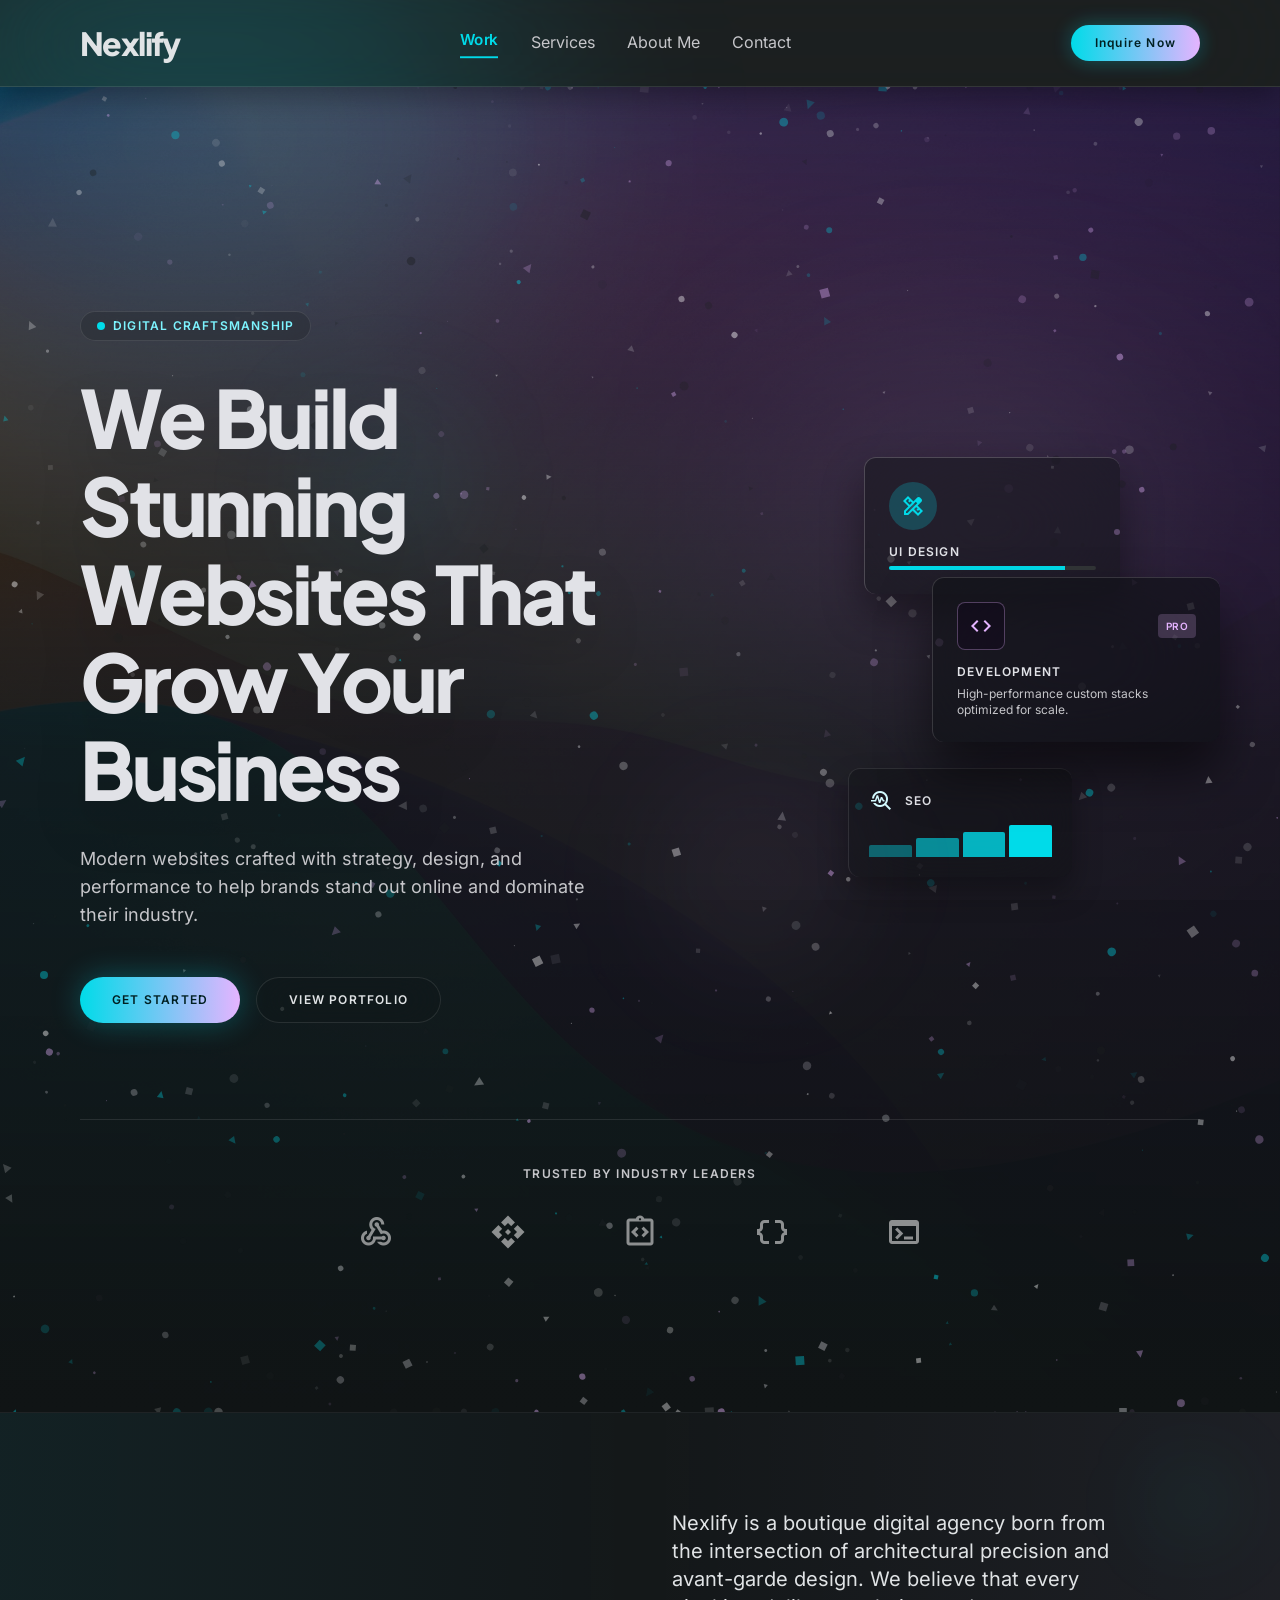
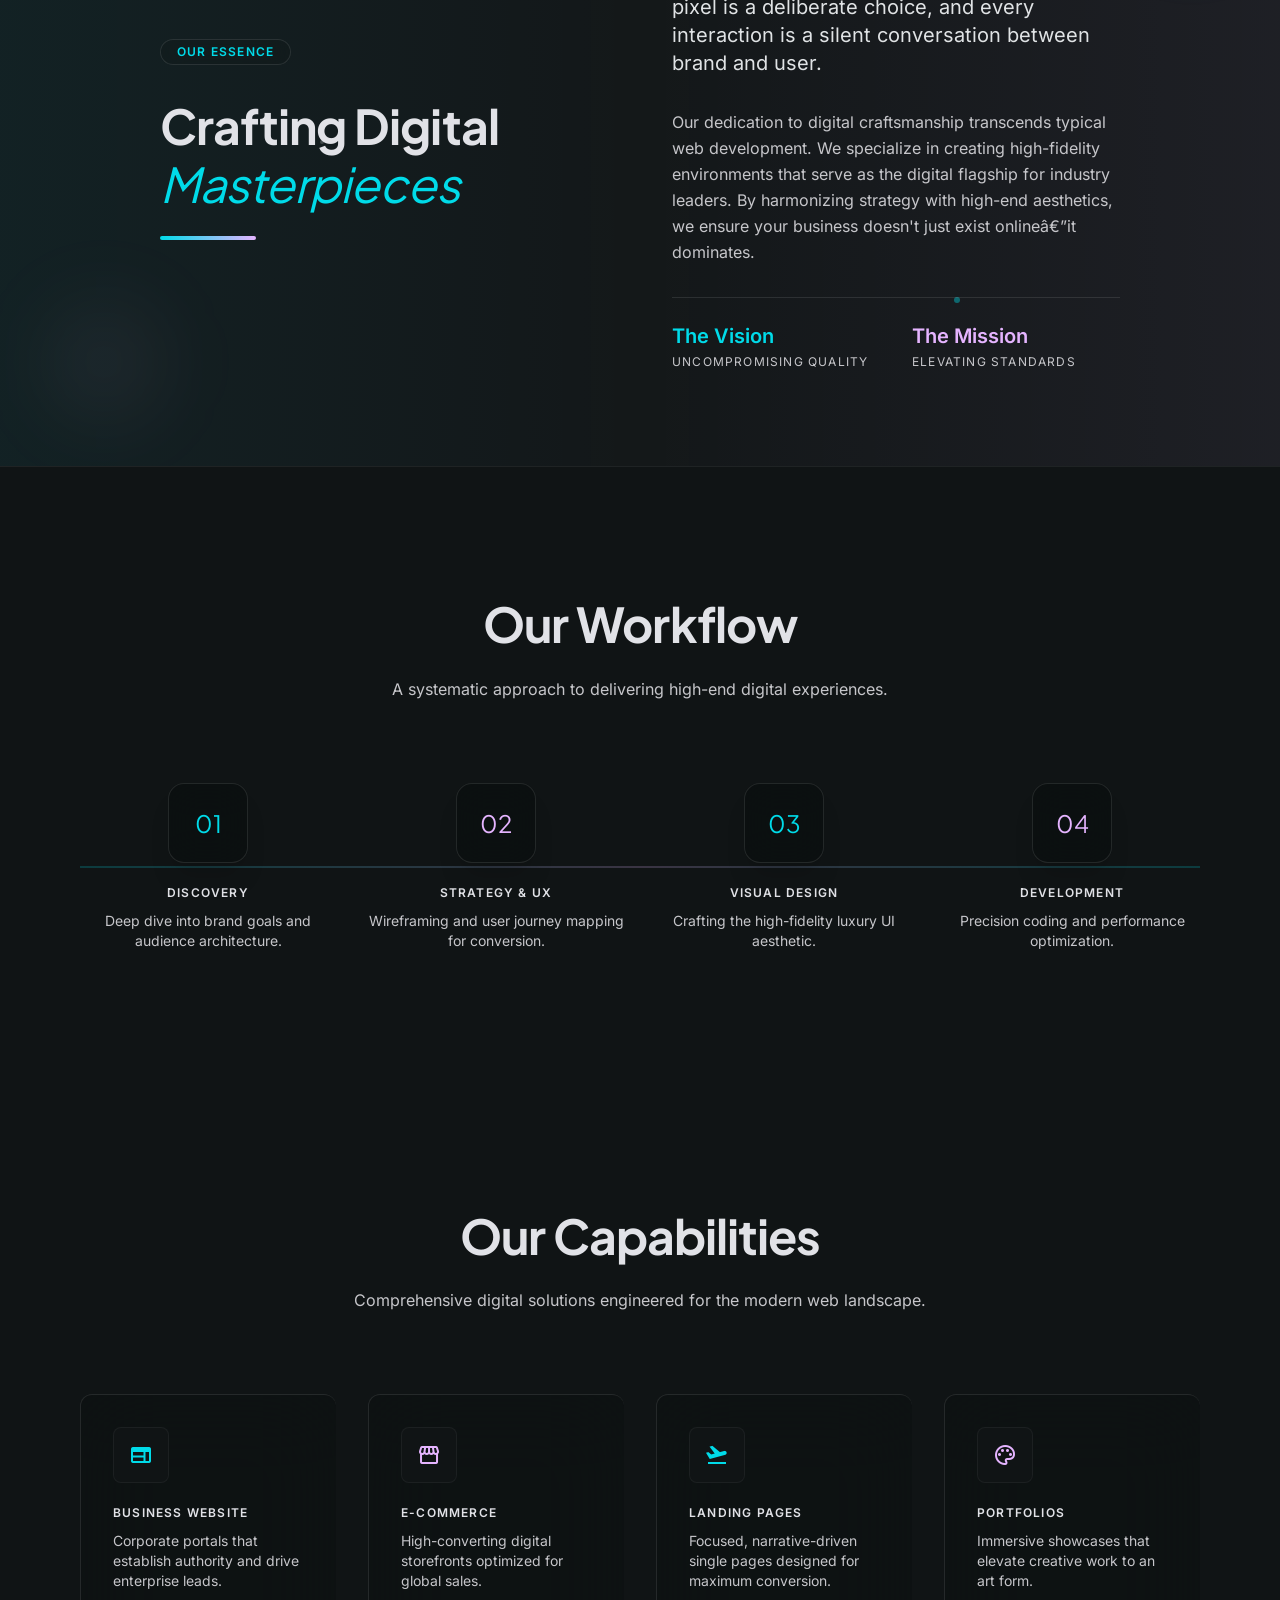
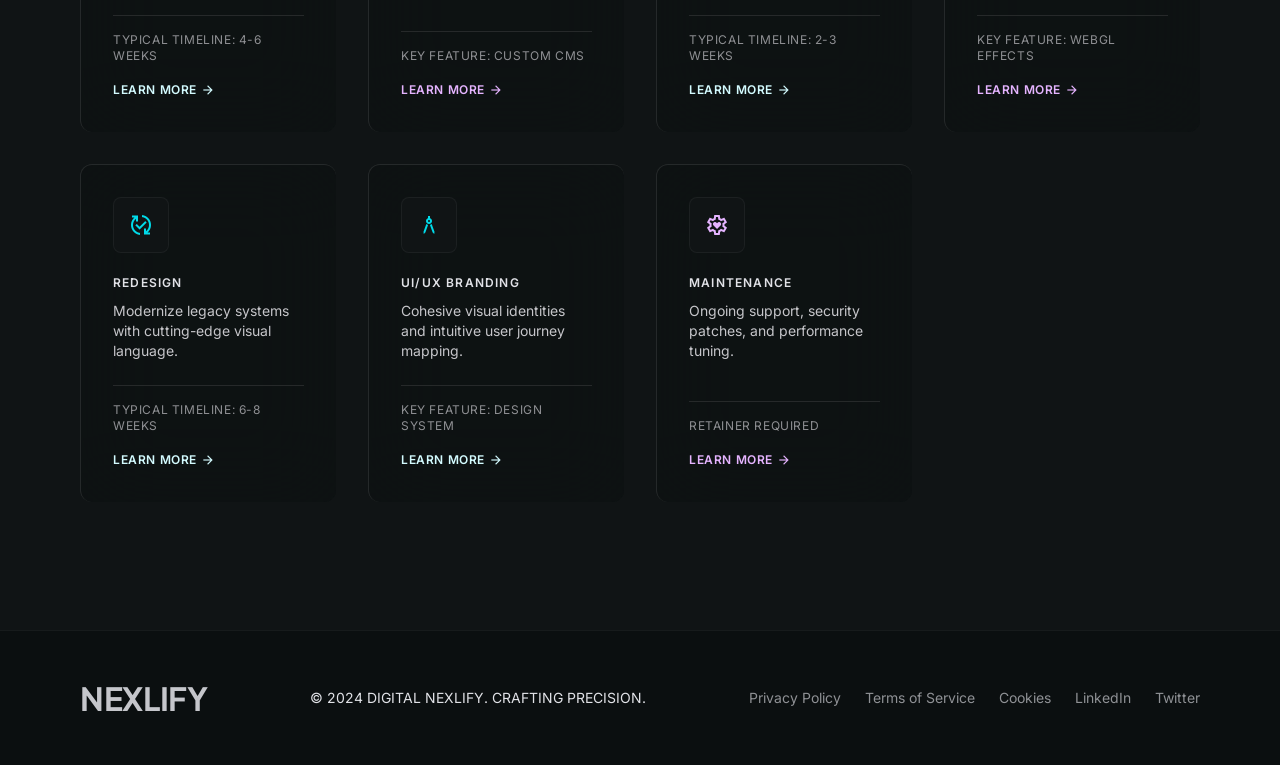
<file: index.html>
<!DOCTYPE html>

<html class="dark" lang="en">

<head>
    <meta charset="utf-8" />
    <meta content="width=device-width, initial-scale=1.0" name="viewport" />
    <title>NEXLIFY - Premium Web Design Agency</title>
    <script src="assets/css/tailwind.min.js"></script>
    <link href="assets/css/icons.css" rel="stylesheet" />
    <link href="assets/css/fonts.css" rel="stylesheet" />
    <link href="assets/css/icons.css" rel="stylesheet" />
    <script id="tailwind-config">
        tailwind.config = {
            darkMode: "class",
            theme: {
                extend: {
                    "colors": {
                        "on-secondary": "#00363a",
                        "error-container": "#93000a",
                        "inverse-surface": "#e0e3e5",
                        "on-error-container": "#ffdad6",
                        "primary-fixed-dim": "#c5c6cb",
                        "on-secondary-fixed": "#002022",
                        "on-primary-fixed": "#191c1f",
                        "on-primary-container": "#76787d",
                        "on-surface-variant": "#c6c6ca",
                        "on-tertiary-fixed-variant": "#7000a7",
                        "on-primary-fixed-variant": "#44474b",
                        "error": "#ffb4ab",
                        "surface-container-low": "#191c1e",
                        "on-secondary-container": "#00686f",
                        "tertiary-fixed-dim": "#e5b4ff",
                        "inverse-on-surface": "#2d3133",
                        "tertiary-fixed": "#f5d9ff",
                        "on-background": "#e0e3e5",
                        "secondary-container": "#00eefc",
                        "on-secondary-fixed-variant": "#004f54",
                        "on-surface": "#e0e3e5",
                        "background": "#101415",
                        "primary": "#c5c6cb",
                        "surface-container-high": "#272a2c",
                        "secondary": "#d3fbff",
                        "surface-container": "#1d2022",
                        "on-error": "#690005",
                        "on-tertiary": "#4f0077",
                        "secondary-fixed": "#7df4ff",
                        "primary-container": "#05070a",
                        "outline-variant": "#45474a",
                        "outline": "#8f9195",
                        "secondary-fixed-dim": "#00dbe9",
                        "surface-variant": "#323537",
                        "on-tertiary-container": "#b32eff",
                        "on-primary": "#2e3134",
                        "surface": "#101415",
                        "tertiary-container": "#10001d",
                        "primary-fixed": "#e1e2e7",
                        "inverse-primary": "#5c5e63",
                        "surface-container-highest": "#323537",
                        "surface-container-lowest": "#0b0f10",
                        "surface-bright": "#363a3b",
                        "surface-dim": "#101415",
                        "tertiary": "#e5b4ff",
                        "surface-tint": "#c5c6cb",
                        "on-tertiary-fixed": "#30004b"
                    },
                    "borderRadius": {
                        "DEFAULT": "0.25rem",
                        "lg": "0.5rem",
                        "xl": "0.75rem",
                        "full": "9999px"
                    },
                    "spacing": {
                        "margin-mobile": "24px",
                        "unit": "8px",
                        "margin-desktop": "80px",
                        "container-max": "1440px",
                        "gutter": "32px"
                    },
                    "fontFamily": {
                        "display-xl-mobile": [
                            "Plus Jakarta Sans"
                        ],
                        "label-sm": [
                            "Inter"
                        ],
                        "body-md": [
                            "Inter"
                        ],
                        "headline-lg": [
                            "Plus Jakarta Sans"
                        ],
                        "display-xl": [
                            "Plus Jakarta Sans"
                        ],
                        "headline-lg-mobile": [
                            "Plus Jakarta Sans"
                        ]
                    },
                    "fontSize": {
                        "display-xl-mobile": [
                            "48px",
                            {
                                "lineHeight": "1.1",
                                "letterSpacing": "-0.02em",
                                "fontWeight": "800"
                            }
                        ],
                        "label-sm": [
                            "12px",
                            {
                                "lineHeight": "1",
                                "letterSpacing": "0.1em",
                                "fontWeight": "600"
                            }
                        ],
                        "body-md": [
                            "16px",
                            {
                                "lineHeight": "1.6",
                                "letterSpacing": "0em",
                                "fontWeight": "400"
                            }
                        ],
                        "headline-lg": [
                            "48px",
                            {
                                "lineHeight": "1.2",
                                "letterSpacing": "-0.02em",
                                "fontWeight": "700"
                            }
                        ],
                        "display-xl": [
                            "80px",
                            {
                                "lineHeight": "1.1",
                                "letterSpacing": "-0.04em",
                                "fontWeight": "800"
                            }
                        ],
                        "headline-lg-mobile": [
                            "32px",
                            {
                                "lineHeight": "1.2",
                                "letterSpacing": "-0.01em",
                                "fontWeight": "700"
                            }
                        ]
                    }
                },
            },
        }
    </script>
    <style>
        *,
        ::before,
        ::after {
            --tw-border-spacing-x: 0;
            --tw-border-spacing-y: 0;
            --tw-translate-x: 0;
            --tw-translate-y: 0;
            --tw-rotate: 0;
            --tw-skew-x: 0;
            --tw-skew-y: 0;
            --tw-scale-x: 1;
            --tw-scale-y: 1;
            --tw-scroll-snap-strictness: proximity;
            --tw-ring-offset-width: 0;
            --tw-ring-offset-color: #fff
        }

        ::backdrop {
            --tw-border-spacing-x: 0;
            --tw-border-spacing-y: 0;
            --tw-translate-x: 0;
            --tw-translate-y: 0;
            --tw-rotate: 0;
            --tw-skew-x: 0;
            --tw-skew-y: 0;
            --tw-scale-x: 1;
            --tw-scale-y: 1;
            --tw-scroll-snap-strictness: proximity;
            --tw-ring-offset-width: 0;
            --tw-ring-offset-color: #fff
        }

        /* ! tailwindcss v3.4.17 | MIT License | https://tailwindcss.com */
        *,
        ::after,
        ::before {
            box-sizing: border-box;
            border-width: 0;
            border-style: solid;
            border-color: #e5e7eb
        }

        ::after,
        ::before {
            --tw-content: ""
        }

        :host,
        html {
            line-height: 1.5;
            -webkit-text-size-adjust: 100%;
            -moz-tab-size: 4;
            tab-size: 4;
            font-family: ui-sans-serif, system-ui, sans-serif, "Apple Color Emoji", "Segoe UI Emoji", "Segoe UI Symbol", "Noto Color Emoji";
            font-feature-settings: normal;
            font-variation-settings: normal;
            -webkit-tap-highlight-color: transparent
        }

        body {
            margin: 0;
            line-height: inherit
        }

        hr {
            height: 0;
            color: inherit;
            border-top-width: 1px
        }

        h1,
        h2,
        h3,
        h4,
        h5,
        h6 {
            font-size: inherit;
            font-weight: inherit
        }

        a {
            color: inherit;
            text-decoration: inherit
        }

        b,
        strong {
            font-weight: bolder
        }

        code,
        kbd,
        pre,
        samp {
            font-family: ui-monospace, SFMono-Regular, Menlo, Monaco, Consolas, "Liberation Mono", "Courier New", monospace;
            font-feature-settings: normal;
            font-variation-settings: normal;
            font-size: 1em
        }

        small {
            font-size: 80%
        }

        sub,
        sup {
            font-size: 75%;
            line-height: 0;
            position: relative;
            vertical-align: baseline
        }

        sub {
            bottom: -0.25em
        }

        sup {
            top: -0.5em
        }

        table {
            text-indent: 0;
            border-color: inherit;
            border-collapse: collapse
        }

        button,
        input,
        optgroup,
        select,
        textarea {
            font-family: inherit;
            font-feature-settings: inherit;
            font-variation-settings: inherit;
            font-size: 100%;
            font-weight: inherit;
            line-height: inherit;
            letter-spacing: inherit;
            color: inherit;
            margin: 0;
            padding: 0
        }

        button,
        select {
            text-transform: none
        }

        :-moz-focusring {
            outline: auto
        }

        :-moz-ui-invalid {
            box-shadow: none
        }

        progress {
            vertical-align: baseline
        }

        ::-webkit-inner-spin-button,
        ::-webkit-outer-spin-button {
            height: auto
        }

        [type=search] {
            -webkit-appearance: textfield;
            outline-offset: -2px
        }

        ::-webkit-search-decoration {
            -webkit-appearance: none
        }

        ::-webkit-file-upload-button {
            -webkit-appearance: button;
            font: inherit
        }

        summary {
            display: list-item
        }

        blockquote,
        dd,
        dl,
        figure,
        h1,
        h2,
        h3,
        h4,
        h5,
        h6,
        hr,
        p,
        pre {
            margin: 0
        }

        fieldset {
            margin: 0;
            padding: 0
        }

        legend {
            padding: 0
        }

        menu,
        ol,
        ul {
            list-style: none;
            margin: 0;
            padding: 0
        }

        dialog {
            padding: 0
        }

        textarea {
            resize: vertical
        }

        input::placeholder,
        textarea::placeholder {
            opacity: 1;
            color: #9ca3af
        }

        [role=button],
        button {
            cursor: pointer
        }

        :disabled {
            cursor: default
        }

        audio,
        canvas,
        embed,
        iframe,
        img,
        object,
        svg,
        video {
            display: block;
            vertical-align: middle
        }

        img,
        video {
            max-width: 100%;
            height: auto
        }

        input::placeholder,
        textarea::placeholder {
            color: #6b7280;
            opacity: 1
        }

        ::-webkit-datetime-edit-fields-wrapper {
            padding: 0
        }

        ::-webkit-date-and-time-value {
            min-height: 1.5em;
            text-align: inherit
        }

        ::-webkit-datetime-edit {
            display: inline-flex
        }

        ::-webkit-datetime-edit,
        ::-webkit-datetime-edit-year-field,
        ::-webkit-datetime-edit-month-field,
        ::-webkit-datetime-edit-day-field,
        ::-webkit-datetime-edit-hour-field,
        ::-webkit-datetime-edit-minute-field,
        ::-webkit-datetime-edit-second-field,
        ::-webkit-datetime-edit-millisecond-field,
        ::-webkit-datetime-edit-meridiem-field {
            padding-top: 0;
            padding-bottom: 0
        }

        select {
            background-image: url("data:image/svg+xml,%3csvg xmlns='http://www.w3.org/2000/svg' fill='none' viewBox='0 0 20 20'%3e%3cpath stroke='%236b7280' stroke-linecap='round' stroke-linejoin='round' stroke-width='1.5' d='M6 8l4 4 4-4'/%3e%3c/svg%3e");
            background-position: right 0.5rem center;
            background-repeat: no-repeat;
            background-size: 1.5em 1.5em;
            padding-right: 2.5rem;
            print-color-adjust: exact
        }

        [type="checkbox"],
        [type="radio"] {
            -webkit-appearance: none;
            appearance: none;
            padding: 0;
            print-color-adjust: exact;
            display: inline-block;
            vertical-align: middle;
            background-origin: border-box;
            -webkit-user-select: none;
            user-select: none;
            flex-shrink: 0;
            height: 1rem;
            width: 1rem;
            color: #2563eb;
            background-color: #fff;
            border-color: #6b7280;
            border-width: 1px
        }

        [type="checkbox"] {
            border-radius: 0
        }

        [type="radio"] {
            border-radius: 100%
        }

        [type="checkbox"]:focus,
        [type="radio"]:focus {
            outline: 2px solid transparent;
            outline-offset: 2px;
            --tw-ring-offset-width: 2px;
            --tw-ring-offset-color: #fff;
            --tw-ring-color: #2563eb;
            --tw-ring-offset-shadow: var(--tw-ring-inset) 0 0 0 var(--tw-ring-offset-width) var(--tw-ring-offset-color);
            --tw-ring-shadow: var(--tw-ring-inset) 0 0 0 calc(2px + var(--tw-ring-offset-width)) var(--tw-ring-color);
            box-shadow: var(--tw-ring-offset-shadow), var(--tw-ring-shadow), var(--tw-shadow)
        }

        [type="checkbox"]:checked,
        [type="radio"]:checked {
            border-color: transparent;
            background-color: currentColor;
            background-size: 100% 100%;
            background-position: center;
            background-repeat: no-repeat
        }

        [type="checkbox"]:checked {
            background-image: url("data:image/svg+xml,%3csvg viewBox='0 0 16 16' fill='white' xmlns='http://www.w3.org/2000/svg'%3e%3cpath d='M12.207 4.793a1 1 0 010 1.414l-5 5a1 1 0 01-1.414 0l-2-2a1 1 0 011.414-1.414L6.5 9.086l4.293-4.293a1 1 0 011.414 0z'/%3e%3c/svg%3e")
        }

        @media (forced-colors: active) {
            [type="checkbox"]:checked {
                -webkit-appearance: auto;
                appearance: auto
            }
        }

        [type="radio"]:checked {
            background-image: url("data:image/svg+xml,%3csvg viewBox='0 0 16 16' fill='white' xmlns='http://www.w3.org/2000/svg'%3e%3ccircle cx='8' cy='8' r='3'/%3e%3c/svg%3e")
        }

        @media (forced-colors: active) {
            [type="radio"]:checked {
                -webkit-appearance: auto;
                appearance: auto
            }
        }

        [type="checkbox"]:checked:hover,
        [type="checkbox"]:checked:focus,
        [type="radio"]:checked:hover,
        [type="radio"]:checked:focus {
            border-color: transparent;
            background-color: currentColor
        }

        [type="checkbox"]:indeterminate {
            background-image: url("data:image/svg+xml,%3csvg xmlns='http://www.w3.org/2000/svg' fill='none' viewBox='0 0 16 16'%3e%3cpath stroke='white' stroke-linecap='round' stroke-linejoin='round' stroke-width='2' d='M4 8h8'/%3e%3c/svg%3e");
            border-color: transparent;
            background-color: currentColor;
            background-size: 100% 100%;
            background-position: center;
            background-repeat: no-repeat
        }

        @media (forced-colors: active) {
            [type="checkbox"]:indeterminate {
                -webkit-appearance: auto;
                appearance: auto
            }
        }

        [type="checkbox"]:indeterminate:hover,
        [type="checkbox"]:indeterminate:focus {
            border-color: transparent;
            background-color: currentColor
        }

        [type="file"] {
            background: unset;
            border-color: inherit;
            border-width: 0;
            border-radius: 0;
            padding: 0;
            font-size: unset;
            line-height: inherit
        }

        [type="file"]:focus {
            outline: 1px solid ButtonText;
            outline: 1px auto -webkit-focus-ring-color
        }

        .pointer-events-none {
            pointer-events: none
        }

        .fixed {
            position: fixed
        }

        .absolute {
            position: absolute
        }

        .relative {
            position: relative
        }

        .inset-0 {
            inset: 0
        }

        .bottom-10 {
            bottom: 2.5rem
        }

        .bottom-\[-10\%\] {
            bottom: -10%
        }

        .left-0 {
            left: 0
        }

        .left-\[-10\%\] {
            left: -10%
        }

        .right-20 {
            right: 5rem
        }

        .right-32 {
            right: 8rem
        }

        .right-\[-10\%\] {
            right: -10%
        }

        .right-\[-20px\] {
            right: -20px
        }

        .right-\[10\%\] {
            right: 10%
        }

        .top-0 {
            top: 0
        }

        .top-1\/2 {
            top: 50%
        }

        .top-10 {
            top: 2.5rem
        }

        .top-40 {
            top: 10rem
        }

        .top-\[-10\%\] {
            top: -10%
        }

        .top-\[40\%\] {
            top: 40%
        }

        .z-0 {
            z-index: 0
        }

        .z-10 {
            z-index: 10
        }

        .z-50 {
            z-index: 50
        }

        .z-\[-1\] {
            z-index: -1
        }

        .mx-auto {
            margin-left: auto;
            margin-right: auto
        }

        .mb-1 {
            margin-bottom: 0.25rem
        }

        .mb-2 {
            margin-bottom: 0.5rem
        }

        .mb-20 {
            margin-bottom: 5rem
        }

        .mb-3 {
            margin-bottom: 0.75rem
        }

        .mb-4 {
            margin-bottom: 1rem
        }

        .mb-6 {
            margin-bottom: 1.5rem
        }

        .mb-8 {
            margin-bottom: 2rem
        }

        .ml-1 {
            margin-left: 0.25rem
        }

        .mt-24 {
            margin-top: 6rem
        }

        .mt-4 {
            margin-top: 1rem
        }

        .mt-8 {
            margin-top: 2rem
        }

        .mt-auto {
            margin-top: auto
        }

        .line-clamp-2 {
            overflow: hidden;
            display: -webkit-box;
            -webkit-box-orient: vertical;
            -webkit-line-clamp: 2
        }

        .flex {
            display: flex
        }

        .inline-flex {
            display: inline-flex
        }

        .grid {
            display: grid
        }

        .hidden {
            display: none
        }

        .h-0\.5 {
            height: 0.125rem
        }

        .h-1 {
            height: 0.25rem
        }

        .h-12 {
            height: 3rem
        }

        .h-14 {
            height: 3.5rem
        }

        .h-2 {
            height: 0.5rem
        }

        .h-20 {
            height: 5rem
        }

        .h-8 {
            height: 2rem
        }

        .h-\[100\%\] {
            height: 100%
        }

        .h-\[30\%\] {
            height: 30%
        }

        .h-\[40\%\] {
            height: 40%
        }

        .h-\[50\%\] {
            height: 50%
        }

        .h-\[500px\] {
            height: 500px
        }

        .h-\[60\%\] {
            height: 60%
        }

        .h-\[80\%\] {
            height: 80%
        }

        .h-full {
            height: 100%
        }

        .min-h-\[1024px\] {
            min-height: 1024px
        }

        .w-1\/4 {
            width: 25%
        }

        .w-12 {
            width: 3rem
        }

        .w-14 {
            width: 3.5rem
        }

        .w-2 {
            width: 0.5rem
        }

        .w-20 {
            width: 5rem
        }

        .w-24 {
            width: 6rem
        }

        .w-56 {
            width: 14rem
        }

        .w-64 {
            width: 16rem
        }

        .w-72 {
            width: 18rem
        }

        .w-\[30\%\] {
            width: 30%
        }

        .w-\[50\%\] {
            width: 50%
        }

        .w-\[60\%\] {
            width: 60%
        }

        .w-\[85\%\] {
            width: 85%
        }

        .w-full {
            width: 100%
        }

        .w-max {
            width: max-content
        }

        .max-w-2xl {
            max-width: 42rem
        }

        .max-w-container-max {
            max-width: 1440px
        }

        .max-w-xl {
            max-width: 36rem
        }

        .flex-grow {
            flex-grow: 1
        }

        .-translate-y-1\/2 {
            --tw-translate-y: -50%;
            transform: translate(var(--tw-translate-x), var(--tw-translate-y)) rotate(var(--tw-rotate)) skewx(var(--tw-skew-x)) skewy(var(--tw-skew-y)) scalex(var(--tw-scale-x)) scaley(var(--tw-scale-y))
        }

        .transform {
            transform: translate(var(--tw-translate-x), var(--tw-translate-y)) rotate(var(--tw-rotate)) skewx(var(--tw-skew-x)) skewy(var(--tw-skew-y)) scalex(var(--tw-scale-x)) scaley(var(--tw-scale-y))
        }

        .animate-\[float_6s_ease-in-out_infinite\] {
            animation: float 6s ease-in-out infinite
        }

        .animate-\[float_7s_ease-in-out_infinite\] {
            animation: float 7s ease-in-out infinite
        }

        .animate-\[float_8s_ease-in-out_infinite_reverse\] {
            animation: float 8s ease-in-out infinite reverse
        }

        @keyframes pulse {
            50% {
                opacity: .5
            }
        }

        .animate-pulse {
            animation: pulse 2s cubic-bezier(0.4, 0, 0.6, 1) infinite
        }

        .grid-cols-1 {
            grid-template-columns: repeat(1, minmax(0, 1fr))
        }

        .grid-cols-2 {
            grid-template-columns: repeat(2, minmax(0, 1fr))
        }

        .flex-col {
            flex-direction: column
        }

        .flex-wrap {
            flex-wrap: wrap
        }

        .items-end {
            align-items: flex-end
        }

        .items-center {
            align-items: center
        }

        .justify-center {
            justify-content: center
        }

        .justify-between {
            justify-content: space-between
        }

        .gap-1 {
            gap: 0.25rem
        }

        .gap-12 {
            gap: 3rem
        }

        .gap-16 {
            gap: 4rem
        }

        .gap-2 {
            gap: 0.5rem
        }

        .gap-3 {
            gap: 0.75rem
        }

        .gap-4 {
            gap: 1rem
        }

        .gap-6 {
            gap: 1.5rem
        }

        .gap-8 {
            gap: 2rem
        }

        .gap-gutter {
            gap: 32px
        }

        .overflow-hidden {
            overflow: hidden
        }

        .overflow-x-hidden {
            overflow-x: hidden
        }

        .rounded {
            border-radius: 0.25rem
        }

        .rounded-2xl {
            border-radius: 1rem
        }

        .rounded-full {
            border-radius: 9999px
        }

        .rounded-lg {
            border-radius: 0.5rem
        }

        .rounded-xl {
            border-radius: 0.75rem
        }

        .rounded-t-sm {
            border-top-left-radius: 0.125rem;
            border-top-right-radius: 0.125rem
        }

        .border {
            border-width: 1px
        }

        .border-y {
            border-top-width: 1px;
            border-bottom-width: 1px
        }

        .border-b {
            border-bottom-width: 1px
        }

        .border-l {
            border-left-width: 1px
        }

        .border-t {
            border-top-width: 1px
        }

        .bg-background {
            --tw-bg-opacity: 1
        }

        .bg-secondary-fixed-dim {
            --tw-bg-opacity: 1
        }

        .bg-surface {
            --tw-bg-opacity: 1
        }

        .bg-surface-variant {
            --tw-bg-opacity: 1
        }

        .bg-\[url\(\'https\:\/\/images\.unsplash\.com\/photo-1618005182384-a83a8bd57fbe\?q\=80\&w\=2564\&auto\=format\&fit\=crop\'\)\] {
            background-image: url(assets/images/avatar_1.jpg)
        }

        .bg-gradient-to-b {
            background-image: linear-gradient(to bottom, var(--tw-gradient-stops))
        }

        .bg-gradient-to-br {
            background-image: linear-gradient(to bottom right, var(--tw-gradient-stops))
        }

        .bg-gradient-to-r {
            background-image: linear-gradient(to right, var(--tw-gradient-stops))
        }

        .from-secondary-fixed-dim {
            --tw-gradient-from: #00dbe9 var(--tw-gradient-from-position);
            --tw-gradient-stops: var(--tw-gradient-from), var(--tw-gradient-to)
        }

        .from-secondary-fixed-dim\/20 {
            --tw-gradient-stops: var(--tw-gradient-from), var(--tw-gradient-to)
        }

        .from-secondary-fixed-dim\/5 {
            --tw-gradient-stops: var(--tw-gradient-from), var(--tw-gradient-to)
        }

        .from-tertiary-fixed-dim\/5 {
            --tw-gradient-stops: var(--tw-gradient-from), var(--tw-gradient-to)
        }

        .from-transparent {
            --tw-gradient-from: transparent var(--tw-gradient-from-position);
            --tw-gradient-stops: var(--tw-gradient-from), var(--tw-gradient-to)
        }

        .via-transparent {
            --tw-gradient-stops: var(--tw-gradient-from), transparent var(--tw-gradient-via-position), var(--tw-gradient-to)
        }

        .to-background {
            --tw-gradient-to: #101415 var(--tw-gradient-to-position)
        }

        .to-tertiary-fixed-dim {
            --tw-gradient-to: #e5b4ff var(--tw-gradient-to-position)
        }

        .to-transparent {
            --tw-gradient-to: transparent var(--tw-gradient-to-position)
        }

        .bg-cover {
            background-size: cover
        }

        .bg-center {
            background-position: center
        }

        .p-2 {
            padding: 0.5rem
        }

        .p-5 {
            padding: 1.25rem
        }

        .p-6 {
            padding: 1.5rem
        }

        .p-8 {
            padding: 2rem
        }

        .px-2 {
            padding-left: 0.5rem;
            padding-right: 0.5rem
        }

        .px-4 {
            padding-left: 1rem;
            padding-right: 1rem
        }

        .px-6 {
            padding-left: 1.5rem;
            padding-right: 1.5rem
        }

        .px-8 {
            padding-left: 2rem;
            padding-right: 2rem
        }

        .px-margin-mobile {
            padding-left: 24px;
            padding-right: 24px
        }

        .py-1 {
            padding-top: 0.25rem;
            padding-bottom: 0.25rem
        }

        .py-1\.5 {
            padding-top: 0.375rem;
            padding-bottom: 0.375rem
        }

        .py-12 {
            padding-top: 3rem;
            padding-bottom: 3rem
        }

        .py-2 {
            padding-top: 0.5rem;
            padding-bottom: 0.5rem
        }

        .py-24 {
            padding-top: 6rem;
            padding-bottom: 6rem
        }

        .py-3 {
            padding-top: 0.75rem;
            padding-bottom: 0.75rem
        }

        .py-32 {
            padding-top: 8rem;
            padding-bottom: 8rem
        }

        .py-4 {
            padding-top: 1rem;
            padding-bottom: 1rem
        }

        .py-6 {
            padding-top: 1.5rem;
            padding-bottom: 1.5rem
        }

        .pb-24 {
            padding-bottom: 6rem
        }

        .pt-12 {
            padding-top: 3rem
        }

        .pt-4 {
            padding-top: 1rem
        }

        .pt-40 {
            padding-top: 10rem
        }

        .pt-6 {
            padding-top: 1.5rem
        }

        .text-center {
            text-align: center
        }

        .font-body-md {
            font-family: Inter
        }

        .font-display-xl {
            font-family: Plus Jakarta Sans
        }

        .font-display-xl-mobile {
            font-family: Plus Jakarta Sans
        }

        .font-headline-lg-mobile {
            font-family: Plus Jakarta Sans
        }

        .font-label-sm {
            font-family: Inter
        }

        .text-2xl {
            font-size: 1.5rem;
            line-height: 2rem
        }

        .text-4xl {
            font-size: 2.25rem;
            line-height: 2.5rem
        }

        .text-\[10px\] {
            font-size: 10px
        }

        .text-body-md {
            font-size: 16px;
            line-height: 1.6;
            letter-spacing: 0;
            font-weight: 400
        }

        .text-display-xl-mobile {
            font-size: 48px;
            line-height: 1.1;
            letter-spacing: -0.02em;
            font-weight: 800
        }

        .text-headline-lg {
            font-size: 48px;
            line-height: 1.2;
            letter-spacing: -0.02em;
            font-weight: 700
        }

        .text-headline-lg-mobile {
            font-size: 32px;
            line-height: 1.2;
            letter-spacing: -0.01em;
            font-weight: 700
        }

        .text-label-sm {
            font-size: 12px;
            line-height: 1;
            letter-spacing: 0.1em;
            font-weight: 600
        }

        .text-lg {
            font-size: 1.125rem;
            line-height: 1.75rem
        }

        .text-sm {
            font-size: 0.875rem;
            line-height: 1.25rem
        }

        .text-xl {
            font-size: 1.25rem;
            line-height: 1.75rem
        }

        .text-xs {
            font-size: 0.75rem;
            line-height: 1rem
        }

        .font-bold {
            font-weight: 700
        }

        .font-medium {
            font-weight: 500
        }

        .uppercase {
            text-transform: uppercase
        }

        .italic {
            font-style: italic
        }

        .leading-relaxed {
            line-height: 1.625
        }

        .leading-tight {
            line-height: 1.25
        }

        .tracking-tighter {
            letter-spacing: -0.05em
        }

        .tracking-wider {
            letter-spacing: 0.05em
        }

        .tracking-widest {
            letter-spacing: 0.1em
        }

        .text-on-secondary-fixed {
            --tw-text-opacity: 1
        }

        .text-on-surface {
            --tw-text-opacity: 1
        }

        .text-on-surface-variant {
            --tw-text-opacity: 1
        }

        .text-outline {
            --tw-text-opacity: 1
        }

        .text-primary {
            --tw-text-opacity: 1
        }

        .text-primary-fixed {
            --tw-text-opacity: 1
        }

        .text-secondary {
            --tw-text-opacity: 1
        }

        .text-secondary-fixed {
            --tw-text-opacity: 1
        }

        .text-secondary-fixed-dim {
            --tw-text-opacity: 1
        }

        .text-tertiary {
            --tw-text-opacity: 1
        }

        .text-tertiary-fixed-dim {
            --tw-text-opacity: 1
        }

        .antialiased {
            -webkit-font-smoothing: antialiased;
            -moz-osx-font-smoothing: grayscale
        }

        .opacity-0 {
            opacity: 0
        }

        .opacity-30 {
            opacity: 0.3
        }

        .opacity-60 {
            opacity: 0.6
        }

        .mix-blend-screen {
            mix-blend-mode: screen
        }

        .shadow-2xl {
            --tw-shadow-colored: 0 25px 50px -12px var(--tw-shadow-color)
        }

        .shadow-\[0_0_20px_rgba\(0,
        219,
        233,
        0\.3\)\] {
            --tw-shadow: 0 0 20px rgba(0, 219, 233, 0.3);
            --tw-shadow-colored: 0 0 20px var(--tw-shadow-color)
        }

        .shadow-\[0_0_30px_rgba\(0,
        219,
        233,
        0\.3\)\] {
            --tw-shadow: 0 0 30px rgba(0, 219, 233, 0.3);
            --tw-shadow-colored: 0 0 30px var(--tw-shadow-color)
        }

        .shadow-\[0_15px_30px_rgba\(0,
        0,
        0,
        0\.3\)\] {
            --tw-shadow: 0 15px 30px rgba(0, 0, 0, 0.3);
            --tw-shadow-colored: 0 15px 30px var(--tw-shadow-color)
        }

        .shadow-\[0_20px_40px_rgba\(0,
        0,
        0,
        0\.4\)\] {
            --tw-shadow: 0 20px 40px rgba(0, 0, 0, 0.4);
            --tw-shadow-colored: 0 20px 40px var(--tw-shadow-color)
        }

        .shadow-\[0_30px_50px_rgba\(0,
        0,
        0,
        0\.5\)\] {
            --tw-shadow: 0 30px 50px rgba(0, 0, 0, 0.5);
            --tw-shadow-colored: 0 30px 50px var(--tw-shadow-color)
        }

        .shadow-xl {
            --tw-shadow-colored: 0 20px 25px -5px var(--tw-shadow-color), 0 8px 10px -6px var(--tw-shadow-color)
        }

        .shadow-primary\/10 {
            --tw-shadow: var(--tw-shadow-colored)
        }

        .blur-\[100px\] {
            --tw-blur: blur(100px);
            filter: var(--tw-blur) var(--tw-brightness) var(--tw-contrast) var(--tw-grayscale) var(--tw-hue-rotate) var(--tw-invert) var(--tw-saturate) var(--tw-sepia) var(--tw-drop-shadow)
        }

        .blur-\[120px\] {
            --tw-blur: blur(120px);
            filter: var(--tw-blur) var(--tw-brightness) var(--tw-contrast) var(--tw-grayscale) var(--tw-hue-rotate) var(--tw-invert) var(--tw-saturate) var(--tw-sepia) var(--tw-drop-shadow)
        }

        .blur-\[150px\] {
            --tw-blur: blur(150px);
            filter: var(--tw-blur) var(--tw-brightness) var(--tw-contrast) var(--tw-grayscale) var(--tw-hue-rotate) var(--tw-invert) var(--tw-saturate) var(--tw-sepia) var(--tw-drop-shadow)
        }

        .drop-shadow-2xl {
            filter: var(--tw-blur) var(--tw-brightness) var(--tw-contrast) var(--tw-grayscale) var(--tw-hue-rotate) var(--tw-invert) var(--tw-saturate) var(--tw-sepia) var(--tw-drop-shadow)
        }

        .grayscale {
            --tw-grayscale: grayscale(100%);
            filter: var(--tw-blur) var(--tw-brightness) var(--tw-contrast) var(--tw-grayscale) var(--tw-hue-rotate) var(--tw-invert) var(--tw-saturate) var(--tw-sepia) var(--tw-drop-shadow)
        }

        .backdrop-blur-2xl {
            --tw-backdrop-blur: blur(40px);
            -webkit-backdrop-filter: var(--tw-backdrop-blur) var(--tw-backdrop-brightness) var(--tw-backdrop-contrast) var(--tw-backdrop-grayscale) var(--tw-backdrop-hue-rotate) var(--tw-backdrop-invert) var(--tw-backdrop-opacity) var(--tw-backdrop-saturate) var(--tw-backdrop-sepia);
            backdrop-filter: var(--tw-backdrop-blur) var(--tw-backdrop-brightness) var(--tw-backdrop-contrast) var(--tw-backdrop-grayscale) var(--tw-backdrop-hue-rotate) var(--tw-backdrop-invert) var(--tw-backdrop-opacity) var(--tw-backdrop-saturate) var(--tw-backdrop-sepia)
        }

        .backdrop-blur-3xl {
            --tw-backdrop-blur: blur(64px);
            -webkit-backdrop-filter: var(--tw-backdrop-blur) var(--tw-backdrop-brightness) var(--tw-backdrop-contrast) var(--tw-backdrop-grayscale) var(--tw-backdrop-hue-rotate) var(--tw-backdrop-invert) var(--tw-backdrop-opacity) var(--tw-backdrop-saturate) var(--tw-backdrop-sepia);
            backdrop-filter: var(--tw-backdrop-blur) var(--tw-backdrop-brightness) var(--tw-backdrop-contrast) var(--tw-backdrop-grayscale) var(--tw-backdrop-hue-rotate) var(--tw-backdrop-invert) var(--tw-backdrop-opacity) var(--tw-backdrop-saturate) var(--tw-backdrop-sepia)
        }

        .backdrop-blur-md {
            --tw-backdrop-blur: blur(12px);
            -webkit-backdrop-filter: var(--tw-backdrop-blur) var(--tw-backdrop-brightness) var(--tw-backdrop-contrast) var(--tw-backdrop-grayscale) var(--tw-backdrop-hue-rotate) var(--tw-backdrop-invert) var(--tw-backdrop-opacity) var(--tw-backdrop-saturate) var(--tw-backdrop-sepia);
            backdrop-filter: var(--tw-backdrop-blur) var(--tw-backdrop-brightness) var(--tw-backdrop-contrast) var(--tw-backdrop-grayscale) var(--tw-backdrop-hue-rotate) var(--tw-backdrop-invert) var(--tw-backdrop-opacity) var(--tw-backdrop-saturate) var(--tw-backdrop-sepia)
        }

        .backdrop-blur-xl {
            --tw-backdrop-blur: blur(24px);
            -webkit-backdrop-filter: var(--tw-backdrop-blur) var(--tw-backdrop-brightness) var(--tw-backdrop-contrast) var(--tw-backdrop-grayscale) var(--tw-backdrop-hue-rotate) var(--tw-backdrop-invert) var(--tw-backdrop-opacity) var(--tw-backdrop-saturate) var(--tw-backdrop-sepia);
            backdrop-filter: var(--tw-backdrop-blur) var(--tw-backdrop-brightness) var(--tw-backdrop-contrast) var(--tw-backdrop-grayscale) var(--tw-backdrop-hue-rotate) var(--tw-backdrop-invert) var(--tw-backdrop-opacity) var(--tw-backdrop-saturate) var(--tw-backdrop-sepia)
        }

        .transition-all {
            transition-property: all;
            transition-timing-function: cubic-bezier(0.4, 0, 0.2, 1);
            transition-duration: 150ms
        }

        .transition-colors {
            transition-property: color, background-color, border-color, fill, stroke, -webkit-text-decoration-color;
            transition-property: color, background-color, border-color, text-decoration-color, fill, stroke;
            transition-property: color, background-color, border-color, text-decoration-color, fill, stroke, -webkit-text-decoration-color;
            transition-timing-function: cubic-bezier(0.4, 0, 0.2, 1);
            transition-duration: 150ms
        }

        .transition-opacity {
            transition-property: opacity;
            transition-timing-function: cubic-bezier(0.4, 0, 0.2, 1);
            transition-duration: 150ms
        }

        .duration-300 {
            transition-duration: 300ms
        }

        .duration-500 {
            transition-duration: 500ms
        }

        .selection\:bg-secondary-fixed-dim *::selection {
            --tw-bg-opacity: 1
        }

        .selection\:text-on-secondary-fixed *::selection {
            --tw-text-opacity: 1
        }

        .selection\:bg-secondary-fixed-dim::selection {
            --tw-bg-opacity: 1
        }

        .selection\:text-on-secondary-fixed::selection {
            --tw-text-opacity: 1
        }

        .hover\:-translate-y-0\.5:hover {
            --tw-translate-y: -0.125rem;
            transform: translate(var(--tw-translate-x), var(--tw-translate-y)) rotate(var(--tw-rotate)) skewx(var(--tw-skew-x)) skewy(var(--tw-skew-y)) scalex(var(--tw-scale-x)) scaley(var(--tw-scale-y))
        }

        .hover\:-translate-y-1:hover {
            --tw-translate-y: -0.25rem;
            transform: translate(var(--tw-translate-x), var(--tw-translate-y)) rotate(var(--tw-rotate)) skewx(var(--tw-skew-x)) skewy(var(--tw-skew-y)) scalex(var(--tw-scale-x)) scaley(var(--tw-scale-y))
        }

        .hover\:-translate-y-2:hover {
            --tw-translate-y: -0.5rem;
            transform: translate(var(--tw-translate-x), var(--tw-translate-y)) rotate(var(--tw-rotate)) skewx(var(--tw-skew-x)) skewy(var(--tw-skew-y)) scalex(var(--tw-scale-x)) scaley(var(--tw-scale-y))
        }

        .hover\:scale-95:hover {
            --tw-scale-x: 0.95;
            --tw-scale-y: 0.95;
            transform: translate(var(--tw-translate-x), var(--tw-translate-y)) rotate(var(--tw-rotate)) skewx(var(--tw-skew-x)) skewy(var(--tw-skew-y)) scalex(var(--tw-scale-x)) scaley(var(--tw-scale-y))
        }

        .hover\:text-on-surface:hover {
            --tw-text-opacity: 1
        }

        .hover\:text-primary-fixed:hover {
            --tw-text-opacity: 1
        }

        .hover\:text-secondary:hover {
            --tw-text-opacity: 1
        }

        .hover\:text-secondary-fixed:hover {
            --tw-text-opacity: 1
        }

        .hover\:text-tertiary-fixed:hover {
            --tw-text-opacity: 1
        }

        .hover\:shadow-\[0_0_30px_rgba\(0,
        219,
        233,
        0\.5\)\]:hover {
            --tw-shadow: 0 0 30px rgba(0, 219, 233, 0.5);
            --tw-shadow-colored: 0 0 30px var(--tw-shadow-color)
        }

        .hover\:shadow-\[0_0_50px_rgba\(0,
        219,
        233,
        0\.5\)\]:hover {
            --tw-shadow: 0 0 50px rgba(0, 219, 233, 0.5);
            --tw-shadow-colored: 0 0 50px var(--tw-shadow-color)
        }

        .hover\:shadow-\[0_20px_40px_rgba\(0,
        219,
        233,
        0\.1\)\]:hover {
            --tw-shadow: 0 20px 40px rgba(0, 219, 233, 0.1);
            --tw-shadow-colored: 0 20px 40px var(--tw-shadow-color)
        }

        .hover\:shadow-\[0_20px_40px_rgba\(229,
        180,
        255,
        0\.1\)\]:hover {
            --tw-shadow: 0 20px 40px rgba(229, 180, 255, 0.1);
            --tw-shadow-colored: 0 20px 40px var(--tw-shadow-color)
        }

        .hover\:grayscale-0:hover {
            --tw-grayscale: grayscale(0);
            filter: var(--tw-blur) var(--tw-brightness) var(--tw-contrast) var(--tw-grayscale) var(--tw-hue-rotate) var(--tw-invert) var(--tw-saturate) var(--tw-sepia) var(--tw-drop-shadow)
        }

        .hover\:backdrop-blur-2xl:hover {
            --tw-backdrop-blur: blur(40px);
            -webkit-backdrop-filter: var(--tw-backdrop-blur) var(--tw-backdrop-brightness) var(--tw-backdrop-contrast) var(--tw-backdrop-grayscale) var(--tw-backdrop-hue-rotate) var(--tw-backdrop-invert) var(--tw-backdrop-opacity) var(--tw-backdrop-saturate) var(--tw-backdrop-sepia);
            backdrop-filter: var(--tw-backdrop-blur) var(--tw-backdrop-brightness) var(--tw-backdrop-contrast) var(--tw-backdrop-grayscale) var(--tw-backdrop-hue-rotate) var(--tw-backdrop-invert) var(--tw-backdrop-opacity) var(--tw-backdrop-saturate) var(--tw-backdrop-sepia)
        }

        .group:hover .group-hover\:opacity-100 {
            opacity: 1
        }

        .group:hover .group-hover\:shadow-\[0_0_30px_rgba\(0,
        219,
        233,
        0\.2\)\] {
            --tw-shadow: 0 0 30px rgba(0, 219, 233, 0.2);
            --tw-shadow-colored: 0 0 30px var(--tw-shadow-color)
        }

        .group:hover .group-hover\:shadow-\[0_0_30px_rgba\(229,
        180,
        255,
        0\.2\)\] {
            --tw-shadow: 0 0 30px rgba(229, 180, 255, 0.2);
            --tw-shadow-colored: 0 0 30px var(--tw-shadow-color)
        }

        @media (min-width: 640px) {
            .sm\:flex-row {
                flex-direction: row
            }
        }

        @media (min-width: 768px) {
            .md\:mb-0 {
                margin-bottom: 0
            }

            .md\:mt-0 {
                margin-top: 0
            }

            .md\:block {
                display: block
            }

            .md\:flex {
                display: flex
            }

            .md\:grid-cols-2 {
                grid-template-columns: repeat(2, minmax(0, 1fr))
            }

            .md\:grid-cols-4 {
                grid-template-columns: repeat(4, minmax(0, 1fr))
            }

            .md\:flex-row {
                flex-direction: row
            }

            .md\:justify-end {
                justify-content: flex-end
            }

            .md\:gap-24 {
                gap: 6rem
            }

            .md\:px-margin-desktop {
                padding-left: 80px;
                padding-right: 80px
            }

            .md\:pb-40 {
                padding-bottom: 10rem
            }

            .md\:pt-56 {
                padding-top: 14rem
            }

            .md\:font-display-xl {
                font-family: Plus Jakarta Sans
            }

            .md\:font-headline-lg {
                font-family: Plus Jakarta Sans
            }

            .md\:text-display-xl {
                font-size: 80px;
                line-height: 1.1;
                letter-spacing: -0.04em;
                font-weight: 800
            }

            .md\:text-headline-lg {
                font-size: 48px;
                line-height: 1.2;
                letter-spacing: -0.02em;
                font-weight: 700
            }

            .md\:text-xl {
                font-size: 1.25rem;
                line-height: 1.75rem
            }
        }

        @media (min-width: 1024px) {
            .lg\:block {
                display: block
            }

            .lg\:grid-cols-2 {
                grid-template-columns: repeat(2, minmax(0, 1fr))
            }

            .lg\:grid-cols-4 {
                grid-template-columns: repeat(4, minmax(0, 1fr))
            }
        }
    </style>
    <style>
        *,
        ::before,
        ::after {
            --tw-border-spacing-x: 0;
            --tw-border-spacing-y: 0;
            --tw-translate-x: 0;
            --tw-translate-y: 0;
            --tw-rotate: 0;
            --tw-skew-x: 0;
            --tw-skew-y: 0;
            --tw-scale-x: 1;
            --tw-scale-y: 1;
            --tw-scroll-snap-strictness: proximity;
            --tw-ring-offset-width: 0;
            --tw-ring-offset-color: #fff
        }

        ::backdrop {
            --tw-border-spacing-x: 0;
            --tw-border-spacing-y: 0;
            --tw-translate-x: 0;
            --tw-translate-y: 0;
            --tw-rotate: 0;
            --tw-skew-x: 0;
            --tw-skew-y: 0;
            --tw-scale-x: 1;
            --tw-scale-y: 1;
            --tw-scroll-snap-strictness: proximity;
            --tw-ring-offset-width: 0;
            --tw-ring-offset-color: #fff
        }

        /* ! tailwindcss v3.4.17 | MIT License | https://tailwindcss.com */
        *,
        ::after,
        ::before {
            box-sizing: border-box;
            border-width: 0;
            border-style: solid;
            border-color: #e5e7eb
        }

        ::after,
        ::before {
            --tw-content: ""
        }

        :host,
        html {
            line-height: 1.5;
            -webkit-text-size-adjust: 100%;
            -moz-tab-size: 4;
            tab-size: 4;
            font-family: ui-sans-serif, system-ui, sans-serif, "Apple Color Emoji", "Segoe UI Emoji", "Segoe UI Symbol", "Noto Color Emoji";
            font-feature-settings: normal;
            font-variation-settings: normal;
            -webkit-tap-highlight-color: transparent
        }

        body {
            margin: 0;
            line-height: inherit
        }

        hr {
            height: 0;
            color: inherit;
            border-top-width: 1px
        }

        h1,
        h2,
        h3,
        h4,
        h5,
        h6 {
            font-size: inherit;
            font-weight: inherit
        }

        a {
            color: inherit;
            text-decoration: inherit
        }

        b,
        strong {
            font-weight: bolder
        }

        code,
        kbd,
        pre,
        samp {
            font-family: ui-monospace, SFMono-Regular, Menlo, Monaco, Consolas, "Liberation Mono", "Courier New", monospace;
            font-feature-settings: normal;
            font-variation-settings: normal;
            font-size: 1em
        }

        small {
            font-size: 80%
        }

        sub,
        sup {
            font-size: 75%;
            line-height: 0;
            position: relative;
            vertical-align: baseline
        }

        sub {
            bottom: -0.25em
        }

        sup {
            top: -0.5em
        }

        table {
            text-indent: 0;
            border-color: inherit;
            border-collapse: collapse
        }

        button,
        input,
        optgroup,
        select,
        textarea {
            font-family: inherit;
            font-feature-settings: inherit;
            font-variation-settings: inherit;
            font-size: 100%;
            font-weight: inherit;
            line-height: inherit;
            letter-spacing: inherit;
            color: inherit;
            margin: 0;
            padding: 0
        }

        button,
        select {
            text-transform: none
        }

        :-moz-focusring {
            outline: auto
        }

        :-moz-ui-invalid {
            box-shadow: none
        }

        progress {
            vertical-align: baseline
        }

        ::-webkit-inner-spin-button,
        ::-webkit-outer-spin-button {
            height: auto
        }

        [type=search] {
            -webkit-appearance: textfield;
            outline-offset: -2px
        }

        ::-webkit-search-decoration {
            -webkit-appearance: none
        }

        ::-webkit-file-upload-button {
            -webkit-appearance: button;
            font: inherit
        }

        summary {
            display: list-item
        }

        blockquote,
        dd,
        dl,
        figure,
        h1,
        h2,
        h3,
        h4,
        h5,
        h6,
        hr,
        p,
        pre {
            margin: 0
        }

        fieldset {
            margin: 0;
            padding: 0
        }

        legend {
            padding: 0
        }

        menu,
        ol,
        ul {
            list-style: none;
            margin: 0;
            padding: 0
        }

        dialog {
            padding: 0
        }

        textarea {
            resize: vertical
        }

        input::placeholder,
        textarea::placeholder {
            opacity: 1;
            color: #9ca3af
        }

        [role=button],
        button {
            cursor: pointer
        }

        :disabled {
            cursor: default
        }

        audio,
        canvas,
        embed,
        iframe,
        img,
        object,
        svg,
        video {
            display: block;
            vertical-align: middle
        }

        img,
        video {
            max-width: 100%;
            height: auto
        }

        input::placeholder,
        textarea::placeholder {
            color: #6b7280;
            opacity: 1
        }

        ::-webkit-datetime-edit-fields-wrapper {
            padding: 0
        }

        ::-webkit-date-and-time-value {
            min-height: 1.5em;
            text-align: inherit
        }

        ::-webkit-datetime-edit {
            display: inline-flex
        }

        ::-webkit-datetime-edit,
        ::-webkit-datetime-edit-year-field,
        ::-webkit-datetime-edit-month-field,
        ::-webkit-datetime-edit-day-field,
        ::-webkit-datetime-edit-hour-field,
        ::-webkit-datetime-edit-minute-field,
        ::-webkit-datetime-edit-second-field,
        ::-webkit-datetime-edit-millisecond-field,
        ::-webkit-datetime-edit-meridiem-field {
            padding-top: 0;
            padding-bottom: 0
        }

        select {
            background-image: url("data:image/svg+xml,%3csvg xmlns='http://www.w3.org/2000/svg' fill='none' viewBox='0 0 20 20'%3e%3cpath stroke='%236b7280' stroke-linecap='round' stroke-linejoin='round' stroke-width='1.5' d='M6 8l4 4 4-4'/%3e%3c/svg%3e");
            background-position: right 0.5rem center;
            background-repeat: no-repeat;
            background-size: 1.5em 1.5em;
            padding-right: 2.5rem;
            print-color-adjust: exact
        }

        [type="checkbox"],
        [type="radio"] {
            -webkit-appearance: none;
            appearance: none;
            padding: 0;
            print-color-adjust: exact;
            display: inline-block;
            vertical-align: middle;
            background-origin: border-box;
            -webkit-user-select: none;
            user-select: none;
            flex-shrink: 0;
            height: 1rem;
            width: 1rem;
            color: #2563eb;
            background-color: #fff;
            border-color: #6b7280;
            border-width: 1px
        }

        [type="checkbox"] {
            border-radius: 0
        }

        [type="radio"] {
            border-radius: 100%
        }

        [type="checkbox"]:focus,
        [type="radio"]:focus {
            outline: 2px solid transparent;
            outline-offset: 2px;
            --tw-ring-offset-width: 2px;
            --tw-ring-offset-color: #fff;
            --tw-ring-color: #2563eb;
            --tw-ring-offset-shadow: var(--tw-ring-inset) 0 0 0 var(--tw-ring-offset-width) var(--tw-ring-offset-color);
            --tw-ring-shadow: var(--tw-ring-inset) 0 0 0 calc(2px + var(--tw-ring-offset-width)) var(--tw-ring-color);
            box-shadow: var(--tw-ring-offset-shadow), var(--tw-ring-shadow), var(--tw-shadow)
        }

        [type="checkbox"]:checked,
        [type="radio"]:checked {
            border-color: transparent;
            background-color: currentColor;
            background-size: 100% 100%;
            background-position: center;
            background-repeat: no-repeat
        }

        [type="checkbox"]:checked {
            background-image: url("data:image/svg+xml,%3csvg viewBox='0 0 16 16' fill='white' xmlns='http://www.w3.org/2000/svg'%3e%3cpath d='M12.207 4.793a1 1 0 010 1.414l-5 5a1 1 0 01-1.414 0l-2-2a1 1 0 011.414-1.414L6.5 9.086l4.293-4.293a1 1 0 011.414 0z'/%3e%3c/svg%3e")
        }

        @media (forced-colors: active) {
            [type="checkbox"]:checked {
                -webkit-appearance: auto;
                appearance: auto
            }
        }

        [type="radio"]:checked {
            background-image: url("data:image/svg+xml,%3csvg viewBox='0 0 16 16' fill='white' xmlns='http://www.w3.org/2000/svg'%3e%3ccircle cx='8' cy='8' r='3'/%3e%3c/svg%3e")
        }

        @media (forced-colors: active) {
            [type="radio"]:checked {
                -webkit-appearance: auto;
                appearance: auto
            }
        }

        [type="checkbox"]:checked:hover,
        [type="checkbox"]:checked:focus,
        [type="radio"]:checked:hover,
        [type="radio"]:checked:focus {
            border-color: transparent;
            background-color: currentColor
        }

        [type="checkbox"]:indeterminate {
            background-image: url("data:image/svg+xml,%3csvg xmlns='http://www.w3.org/2000/svg' fill='none' viewBox='0 0 16 16'%3e%3cpath stroke='white' stroke-linecap='round' stroke-linejoin='round' stroke-width='2' d='M4 8h8'/%3e%3c/svg%3e");
            border-color: transparent;
            background-color: currentColor;
            background-size: 100% 100%;
            background-position: center;
            background-repeat: no-repeat
        }

        @media (forced-colors: active) {
            [type="checkbox"]:indeterminate {
                -webkit-appearance: auto;
                appearance: auto
            }
        }

        [type="checkbox"]:indeterminate:hover,
        [type="checkbox"]:indeterminate:focus {
            border-color: transparent;
            background-color: currentColor
        }

        [type="file"] {
            background: unset;
            border-color: inherit;
            border-width: 0;
            border-radius: 0;
            padding: 0;
            font-size: unset;
            line-height: inherit
        }

        [type="file"]:focus {
            outline: 1px solid ButtonText;
            outline: 1px auto -webkit-focus-ring-color
        }

        .pointer-events-none {
            pointer-events: none
        }

        .fixed {
            position: fixed
        }

        .absolute {
            position: absolute
        }

        .relative {
            position: relative
        }

        .inset-0 {
            inset: 0
        }

        .bottom-10 {
            bottom: 2.5rem
        }

        .bottom-\[-10\%\] {
            bottom: -10%
        }

        .left-0 {
            left: 0
        }

        .left-\[-10\%\] {
            left: -10%
        }

        .right-20 {
            right: 5rem
        }

        .right-32 {
            right: 8rem
        }

        .right-\[-10\%\] {
            right: -10%
        }

        .right-\[-20px\] {
            right: -20px
        }

        .right-\[10\%\] {
            right: 10%
        }

        .top-0 {
            top: 0
        }

        .top-1\/2 {
            top: 50%
        }

        .top-10 {
            top: 2.5rem
        }

        .top-40 {
            top: 10rem
        }

        .top-\[-10\%\] {
            top: -10%
        }

        .top-\[40\%\] {
            top: 40%
        }

        .z-0 {
            z-index: 0
        }

        .z-10 {
            z-index: 10
        }

        .z-50 {
            z-index: 50
        }

        .z-\[-1\] {
            z-index: -1
        }

        .mx-auto {
            margin-left: auto;
            margin-right: auto
        }

        .mb-1 {
            margin-bottom: 0.25rem
        }

        .mb-2 {
            margin-bottom: 0.5rem
        }

        .mb-20 {
            margin-bottom: 5rem
        }

        .mb-3 {
            margin-bottom: 0.75rem
        }

        .mb-4 {
            margin-bottom: 1rem
        }

        .mb-6 {
            margin-bottom: 1.5rem
        }

        .mb-8 {
            margin-bottom: 2rem
        }

        .ml-1 {
            margin-left: 0.25rem
        }

        .mt-24 {
            margin-top: 6rem
        }

        .mt-4 {
            margin-top: 1rem
        }

        .mt-8 {
            margin-top: 2rem
        }

        .mt-auto {
            margin-top: auto
        }

        .line-clamp-2 {
            overflow: hidden;
            display: -webkit-box;
            -webkit-box-orient: vertical;
            -webkit-line-clamp: 2
        }

        .flex {
            display: flex
        }

        .inline-flex {
            display: inline-flex
        }

        .grid {
            display: grid
        }

        .hidden {
            display: none
        }

        .h-0\.5 {
            height: 0.125rem
        }

        .h-1 {
            height: 0.25rem
        }

        .h-12 {
            height: 3rem
        }

        .h-14 {
            height: 3.5rem
        }

        .h-2 {
            height: 0.5rem
        }

        .h-20 {
            height: 5rem
        }

        .h-8 {
            height: 2rem
        }

        .h-\[100\%\] {
            height: 100%
        }

        .h-\[30\%\] {
            height: 30%
        }

        .h-\[40\%\] {
            height: 40%
        }

        .h-\[50\%\] {
            height: 50%
        }

        .h-\[500px\] {
            height: 500px
        }

        .h-\[60\%\] {
            height: 60%
        }

        .h-\[80\%\] {
            height: 80%
        }

        .h-full {
            height: 100%
        }

        .min-h-\[1024px\] {
            min-height: 1024px
        }

        .w-1\/4 {
            width: 25%
        }

        .w-12 {
            width: 3rem
        }

        .w-14 {
            width: 3.5rem
        }

        .w-2 {
            width: 0.5rem
        }

        .w-20 {
            width: 5rem
        }

        .w-24 {
            width: 6rem
        }

        .w-56 {
            width: 14rem
        }

        .w-64 {
            width: 16rem
        }

        .w-72 {
            width: 18rem
        }

        .w-\[30\%\] {
            width: 30%
        }

        .w-\[50\%\] {
            width: 50%
        }

        .w-\[60\%\] {
            width: 60%
        }

        .w-\[85\%\] {
            width: 85%
        }

        .w-full {
            width: 100%
        }

        .w-max {
            width: max-content
        }

        .max-w-2xl {
            max-width: 42rem
        }

        .max-w-container-max {
            max-width: 1440px
        }

        .max-w-xl {
            max-width: 36rem
        }

        .flex-grow {
            flex-grow: 1
        }

        .-translate-y-1\/2 {
            --tw-translate-y: -50%;
            transform: translate(var(--tw-translate-x), var(--tw-translate-y)) rotate(var(--tw-rotate)) skewx(var(--tw-skew-x)) skewy(var(--tw-skew-y)) scalex(var(--tw-scale-x)) scaley(var(--tw-scale-y))
        }

        .transform {
            transform: translate(var(--tw-translate-x), var(--tw-translate-y)) rotate(var(--tw-rotate)) skewx(var(--tw-skew-x)) skewy(var(--tw-skew-y)) scalex(var(--tw-scale-x)) scaley(var(--tw-scale-y))
        }

        .animate-\[float_6s_ease-in-out_infinite\] {
            animation: float 6s ease-in-out infinite
        }

        .animate-\[float_7s_ease-in-out_infinite\] {
            animation: float 7s ease-in-out infinite
        }

        .animate-\[float_8s_ease-in-out_infinite_reverse\] {
            animation: float 8s ease-in-out infinite reverse
        }

        @keyframes pulse {
            50% {
                opacity: .5
            }
        }

        .animate-pulse {
            animation: pulse 2s cubic-bezier(0.4, 0, 0.6, 1) infinite
        }

        .grid-cols-1 {
            grid-template-columns: repeat(1, minmax(0, 1fr))
        }

        .grid-cols-2 {
            grid-template-columns: repeat(2, minmax(0, 1fr))
        }

        .flex-col {
            flex-direction: column
        }

        .flex-wrap {
            flex-wrap: wrap
        }

        .items-end {
            align-items: flex-end
        }

        .items-center {
            align-items: center
        }

        .justify-center {
            justify-content: center
        }

        .justify-between {
            justify-content: space-between
        }

        .gap-1 {
            gap: 0.25rem
        }

        .gap-12 {
            gap: 3rem
        }

        .gap-16 {
            gap: 4rem
        }

        .gap-2 {
            gap: 0.5rem
        }

        .gap-3 {
            gap: 0.75rem
        }

        .gap-4 {
            gap: 1rem
        }

        .gap-6 {
            gap: 1.5rem
        }

        .gap-8 {
            gap: 2rem
        }

        .gap-gutter {
            gap: 32px
        }

        .overflow-hidden {
            overflow: hidden
        }

        .overflow-x-hidden {
            overflow-x: hidden
        }

        .rounded {
            border-radius: 0.25rem
        }

        .rounded-2xl {
            border-radius: 1rem
        }

        .rounded-full {
            border-radius: 9999px
        }

        .rounded-lg {
            border-radius: 0.5rem
        }

        .rounded-xl {
            border-radius: 0.75rem
        }

        .rounded-t-sm {
            border-top-left-radius: 0.125rem;
            border-top-right-radius: 0.125rem
        }

        .border {
            border-width: 1px
        }

        .border-y {
            border-top-width: 1px;
            border-bottom-width: 1px
        }

        .border-b {
            border-bottom-width: 1px
        }

        .border-l {
            border-left-width: 1px
        }

        .border-t {
            border-top-width: 1px
        }

        .bg-background {
            --tw-bg-opacity: 1
        }

        .bg-secondary-fixed-dim {
            --tw-bg-opacity: 1
        }

        .bg-surface {
            --tw-bg-opacity: 1
        }

        .bg-surface-variant {
            --tw-bg-opacity: 1
        }

        .bg-\[url\(\'https\:\/\/images\.unsplash\.com\/photo-1618005182384-a83a8bd57fbe\?q\=80\&w\=2564\&auto\=format\&fit\=crop\'\)\] {
            background-image: url(assets/images/avatar_2.jpg)
        }

        .bg-gradient-to-b {
            background-image: linear-gradient(to bottom, var(--tw-gradient-stops))
        }

        .bg-gradient-to-br {
            background-image: linear-gradient(to bottom right, var(--tw-gradient-stops))
        }

        .bg-gradient-to-r {
            background-image: linear-gradient(to right, var(--tw-gradient-stops))
        }

        .from-secondary-fixed-dim {
            --tw-gradient-from: #00dbe9 var(--tw-gradient-from-position);
            --tw-gradient-stops: var(--tw-gradient-from), var(--tw-gradient-to)
        }

        .from-secondary-fixed-dim\/20 {
            --tw-gradient-stops: var(--tw-gradient-from), var(--tw-gradient-to)
        }

        .from-secondary-fixed-dim\/5 {
            --tw-gradient-stops: var(--tw-gradient-from), var(--tw-gradient-to)
        }

        .from-tertiary-fixed-dim\/5 {
            --tw-gradient-stops: var(--tw-gradient-from), var(--tw-gradient-to)
        }

        .from-transparent {
            --tw-gradient-from: transparent var(--tw-gradient-from-position);
            --tw-gradient-stops: var(--tw-gradient-from), var(--tw-gradient-to)
        }

        .via-transparent {
            --tw-gradient-stops: var(--tw-gradient-from), transparent var(--tw-gradient-via-position), var(--tw-gradient-to)
        }

        .to-background {
            --tw-gradient-to: #101415 var(--tw-gradient-to-position)
        }

        .to-tertiary-fixed-dim {
            --tw-gradient-to: #e5b4ff var(--tw-gradient-to-position)
        }

        .to-transparent {
            --tw-gradient-to: transparent var(--tw-gradient-to-position)
        }

        .bg-cover {
            background-size: cover
        }

        .bg-center {
            background-position: center
        }

        .p-2 {
            padding: 0.5rem
        }

        .p-5 {
            padding: 1.25rem
        }

        .p-6 {
            padding: 1.5rem
        }

        .p-8 {
            padding: 2rem
        }

        .px-2 {
            padding-left: 0.5rem;
            padding-right: 0.5rem
        }

        .px-4 {
            padding-left: 1rem;
            padding-right: 1rem
        }

        .px-6 {
            padding-left: 1.5rem;
            padding-right: 1.5rem
        }

        .px-8 {
            padding-left: 2rem;
            padding-right: 2rem
        }

        .px-margin-mobile {
            padding-left: 24px;
            padding-right: 24px
        }

        .py-1 {
            padding-top: 0.25rem;
            padding-bottom: 0.25rem
        }

        .py-1\.5 {
            padding-top: 0.375rem;
            padding-bottom: 0.375rem
        }

        .py-12 {
            padding-top: 3rem;
            padding-bottom: 3rem
        }

        .py-2 {
            padding-top: 0.5rem;
            padding-bottom: 0.5rem
        }

        .py-24 {
            padding-top: 6rem;
            padding-bottom: 6rem
        }

        .py-3 {
            padding-top: 0.75rem;
            padding-bottom: 0.75rem
        }

        .py-32 {
            padding-top: 8rem;
            padding-bottom: 8rem
        }

        .py-4 {
            padding-top: 1rem;
            padding-bottom: 1rem
        }

        .py-6 {
            padding-top: 1.5rem;
            padding-bottom: 1.5rem
        }

        .pb-24 {
            padding-bottom: 6rem
        }

        .pt-12 {
            padding-top: 3rem
        }

        .pt-4 {
            padding-top: 1rem
        }

        .pt-40 {
            padding-top: 10rem
        }

        .pt-6 {
            padding-top: 1.5rem
        }

        .text-center {
            text-align: center
        }

        .font-body-md {
            font-family: Inter
        }

        .font-display-xl {
            font-family: Plus Jakarta Sans
        }

        .font-display-xl-mobile {
            font-family: Plus Jakarta Sans
        }

        .font-headline-lg-mobile {
            font-family: Plus Jakarta Sans
        }

        .font-label-sm {
            font-family: Inter
        }

        .text-2xl {
            font-size: 1.5rem;
            line-height: 2rem
        }

        .text-4xl {
            font-size: 2.25rem;
            line-height: 2.5rem
        }

        .text-\[10px\] {
            font-size: 10px
        }

        .text-body-md {
            font-size: 16px;
            line-height: 1.6;
            letter-spacing: 0;
            font-weight: 400
        }

        .text-display-xl-mobile {
            font-size: 48px;
            line-height: 1.1;
            letter-spacing: -0.02em;
            font-weight: 800
        }

        .text-headline-lg {
            font-size: 48px;
            line-height: 1.2;
            letter-spacing: -0.02em;
            font-weight: 700
        }

        .text-headline-lg-mobile {
            font-size: 32px;
            line-height: 1.2;
            letter-spacing: -0.01em;
            font-weight: 700
        }

        .text-label-sm {
            font-size: 12px;
            line-height: 1;
            letter-spacing: 0.1em;
            font-weight: 600
        }

        .text-lg {
            font-size: 1.125rem;
            line-height: 1.75rem
        }

        .text-sm {
            font-size: 0.875rem;
            line-height: 1.25rem
        }

        .text-xl {
            font-size: 1.25rem;
            line-height: 1.75rem
        }

        .text-xs {
            font-size: 0.75rem;
            line-height: 1rem
        }

        .font-bold {
            font-weight: 700
        }

        .font-medium {
            font-weight: 500
        }

        .uppercase {
            text-transform: uppercase
        }

        .italic {
            font-style: italic
        }

        .leading-relaxed {
            line-height: 1.625
        }

        .leading-tight {
            line-height: 1.25
        }

        .tracking-tighter {
            letter-spacing: -0.05em
        }

        .tracking-wider {
            letter-spacing: 0.05em
        }

        .tracking-widest {
            letter-spacing: 0.1em
        }

        .text-on-secondary-fixed {
            --tw-text-opacity: 1
        }

        .text-on-surface {
            --tw-text-opacity: 1
        }

        .text-on-surface-variant {
            --tw-text-opacity: 1
        }

        .text-outline {
            --tw-text-opacity: 1
        }

        .text-primary {
            --tw-text-opacity: 1
        }

        .text-primary-fixed {
            --tw-text-opacity: 1
        }

        .text-secondary {
            --tw-text-opacity: 1
        }

        .text-secondary-fixed {
            --tw-text-opacity: 1
        }

        .text-secondary-fixed-dim {
            --tw-text-opacity: 1
        }

        .text-tertiary {
            --tw-text-opacity: 1
        }

        .text-tertiary-fixed-dim {
            --tw-text-opacity: 1
        }

        .antialiased {
            -webkit-font-smoothing: antialiased;
            -moz-osx-font-smoothing: grayscale
        }

        .opacity-0 {
            opacity: 0
        }

        .opacity-30 {
            opacity: 0.3
        }

        .opacity-60 {
            opacity: 0.6
        }

        .mix-blend-screen {
            mix-blend-mode: screen
        }

        .shadow-2xl {
            --tw-shadow-colored: 0 25px 50px -12px var(--tw-shadow-color)
        }

        .shadow-\[0_0_20px_rgba\(0,
        219,
        233,
        0\.3\)\] {
            --tw-shadow: 0 0 20px rgba(0, 219, 233, 0.3);
            --tw-shadow-colored: 0 0 20px var(--tw-shadow-color)
        }

        .shadow-\[0_0_30px_rgba\(0,
        219,
        233,
        0\.3\)\] {
            --tw-shadow: 0 0 30px rgba(0, 219, 233, 0.3);
            --tw-shadow-colored: 0 0 30px var(--tw-shadow-color)
        }

        .shadow-\[0_15px_30px_rgba\(0,
        0,
        0,
        0\.3\)\] {
            --tw-shadow: 0 15px 30px rgba(0, 0, 0, 0.3);
            --tw-shadow-colored: 0 15px 30px var(--tw-shadow-color)
        }

        .shadow-\[0_20px_40px_rgba\(0,
        0,
        0,
        0\.4\)\] {
            --tw-shadow: 0 20px 40px rgba(0, 0, 0, 0.4);
            --tw-shadow-colored: 0 20px 40px var(--tw-shadow-color)
        }

        .shadow-\[0_30px_50px_rgba\(0,
        0,
        0,
        0\.5\)\] {
            --tw-shadow: 0 30px 50px rgba(0, 0, 0, 0.5);
            --tw-shadow-colored: 0 30px 50px var(--tw-shadow-color)
        }

        .shadow-xl {
            --tw-shadow-colored: 0 20px 25px -5px var(--tw-shadow-color), 0 8px 10px -6px var(--tw-shadow-color)
        }

        .shadow-primary\/10 {
            --tw-shadow: var(--tw-shadow-colored)
        }

        .blur-\[100px\] {
            --tw-blur: blur(100px);
            filter: var(--tw-blur) var(--tw-brightness) var(--tw-contrast) var(--tw-grayscale) var(--tw-hue-rotate) var(--tw-invert) var(--tw-saturate) var(--tw-sepia) var(--tw-drop-shadow)
        }

        .blur-\[120px\] {
            --tw-blur: blur(120px);
            filter: var(--tw-blur) var(--tw-brightness) var(--tw-contrast) var(--tw-grayscale) var(--tw-hue-rotate) var(--tw-invert) var(--tw-saturate) var(--tw-sepia) var(--tw-drop-shadow)
        }

        .blur-\[150px\] {
            --tw-blur: blur(150px);
            filter: var(--tw-blur) var(--tw-brightness) var(--tw-contrast) var(--tw-grayscale) var(--tw-hue-rotate) var(--tw-invert) var(--tw-saturate) var(--tw-sepia) var(--tw-drop-shadow)
        }

        .drop-shadow-2xl {
            filter: var(--tw-blur) var(--tw-brightness) var(--tw-contrast) var(--tw-grayscale) var(--tw-hue-rotate) var(--tw-invert) var(--tw-saturate) var(--tw-sepia) var(--tw-drop-shadow)
        }

        .grayscale {
            --tw-grayscale: grayscale(100%);
            filter: var(--tw-blur) var(--tw-brightness) var(--tw-contrast) var(--tw-grayscale) var(--tw-hue-rotate) var(--tw-invert) var(--tw-saturate) var(--tw-sepia) var(--tw-drop-shadow)
        }

        .backdrop-blur-2xl {
            --tw-backdrop-blur: blur(40px);
            -webkit-backdrop-filter: var(--tw-backdrop-blur) var(--tw-backdrop-brightness) var(--tw-backdrop-contrast) var(--tw-backdrop-grayscale) var(--tw-backdrop-hue-rotate) var(--tw-backdrop-invert) var(--tw-backdrop-opacity) var(--tw-backdrop-saturate) var(--tw-backdrop-sepia);
            backdrop-filter: var(--tw-backdrop-blur) var(--tw-backdrop-brightness) var(--tw-backdrop-contrast) var(--tw-backdrop-grayscale) var(--tw-backdrop-hue-rotate) var(--tw-backdrop-invert) var(--tw-backdrop-opacity) var(--tw-backdrop-saturate) var(--tw-backdrop-sepia)
        }

        .backdrop-blur-3xl {
            --tw-backdrop-blur: blur(64px);
            -webkit-backdrop-filter: var(--tw-backdrop-blur) var(--tw-backdrop-brightness) var(--tw-backdrop-contrast) var(--tw-backdrop-grayscale) var(--tw-backdrop-hue-rotate) var(--tw-backdrop-invert) var(--tw-backdrop-opacity) var(--tw-backdrop-saturate) var(--tw-backdrop-sepia);
            backdrop-filter: var(--tw-backdrop-blur) var(--tw-backdrop-brightness) var(--tw-backdrop-contrast) var(--tw-backdrop-grayscale) var(--tw-backdrop-hue-rotate) var(--tw-backdrop-invert) var(--tw-backdrop-opacity) var(--tw-backdrop-saturate) var(--tw-backdrop-sepia)
        }

        .backdrop-blur-md {
            --tw-backdrop-blur: blur(12px);
            -webkit-backdrop-filter: var(--tw-backdrop-blur) var(--tw-backdrop-brightness) var(--tw-backdrop-contrast) var(--tw-backdrop-grayscale) var(--tw-backdrop-hue-rotate) var(--tw-backdrop-invert) var(--tw-backdrop-opacity) var(--tw-backdrop-saturate) var(--tw-backdrop-sepia);
            backdrop-filter: var(--tw-backdrop-blur) var(--tw-backdrop-brightness) var(--tw-backdrop-contrast) var(--tw-backdrop-grayscale) var(--tw-backdrop-hue-rotate) var(--tw-backdrop-invert) var(--tw-backdrop-opacity) var(--tw-backdrop-saturate) var(--tw-backdrop-sepia)
        }

        .backdrop-blur-xl {
            --tw-backdrop-blur: blur(24px);
            -webkit-backdrop-filter: var(--tw-backdrop-blur) var(--tw-backdrop-brightness) var(--tw-backdrop-contrast) var(--tw-backdrop-grayscale) var(--tw-backdrop-hue-rotate) var(--tw-backdrop-invert) var(--tw-backdrop-opacity) var(--tw-backdrop-saturate) var(--tw-backdrop-sepia);
            backdrop-filter: var(--tw-backdrop-blur) var(--tw-backdrop-brightness) var(--tw-backdrop-contrast) var(--tw-backdrop-grayscale) var(--tw-backdrop-hue-rotate) var(--tw-backdrop-invert) var(--tw-backdrop-opacity) var(--tw-backdrop-saturate) var(--tw-backdrop-sepia)
        }

        .transition-all {
            transition-property: all;
            transition-timing-function: cubic-bezier(0.4, 0, 0.2, 1);
            transition-duration: 150ms
        }

        .transition-colors {
            transition-property: color, background-color, border-color, fill, stroke, -webkit-text-decoration-color;
            transition-property: color, background-color, border-color, text-decoration-color, fill, stroke;
            transition-property: color, background-color, border-color, text-decoration-color, fill, stroke, -webkit-text-decoration-color;
            transition-timing-function: cubic-bezier(0.4, 0, 0.2, 1);
            transition-duration: 150ms
        }

        .transition-opacity {
            transition-property: opacity;
            transition-timing-function: cubic-bezier(0.4, 0, 0.2, 1);
            transition-duration: 150ms
        }

        .duration-300 {
            transition-duration: 300ms
        }

        .duration-500 {
            transition-duration: 500ms
        }

        .selection\:bg-secondary-fixed-dim *::selection {
            --tw-bg-opacity: 1
        }

        .selection\:text-on-secondary-fixed *::selection {
            --tw-text-opacity: 1
        }

        .selection\:bg-secondary-fixed-dim::selection {
            --tw-bg-opacity: 1
        }

        .selection\:text-on-secondary-fixed::selection {
            --tw-text-opacity: 1
        }

        .hover\:-translate-y-0\.5:hover {
            --tw-translate-y: -0.125rem;
            transform: translate(var(--tw-translate-x), var(--tw-translate-y)) rotate(var(--tw-rotate)) skewx(var(--tw-skew-x)) skewy(var(--tw-skew-y)) scalex(var(--tw-scale-x)) scaley(var(--tw-scale-y))
        }

        .hover\:-translate-y-1:hover {
            --tw-translate-y: -0.25rem;
            transform: translate(var(--tw-translate-x), var(--tw-translate-y)) rotate(var(--tw-rotate)) skewx(var(--tw-skew-x)) skewy(var(--tw-skew-y)) scalex(var(--tw-scale-x)) scaley(var(--tw-scale-y))
        }

        .hover\:-translate-y-2:hover {
            --tw-translate-y: -0.5rem;
            transform: translate(var(--tw-translate-x), var(--tw-translate-y)) rotate(var(--tw-rotate)) skewx(var(--tw-skew-x)) skewy(var(--tw-skew-y)) scalex(var(--tw-scale-x)) scaley(var(--tw-scale-y))
        }

        .hover\:scale-95:hover {
            --tw-scale-x: 0.95;
            --tw-scale-y: 0.95;
            transform: translate(var(--tw-translate-x), var(--tw-translate-y)) rotate(var(--tw-rotate)) skewx(var(--tw-skew-x)) skewy(var(--tw-skew-y)) scalex(var(--tw-scale-x)) scaley(var(--tw-scale-y))
        }

        .hover\:text-on-surface:hover {
            --tw-text-opacity: 1
        }

        .hover\:text-primary-fixed:hover {
            --tw-text-opacity: 1
        }

        .hover\:text-secondary:hover {
            --tw-text-opacity: 1
        }

        .hover\:text-secondary-fixed:hover {
            --tw-text-opacity: 1
        }

        .hover\:text-tertiary-fixed:hover {
            --tw-text-opacity: 1
        }

        .hover\:shadow-\[0_0_30px_rgba\(0,
        219,
        233,
        0\.5\)\]:hover {
            --tw-shadow: 0 0 30px rgba(0, 219, 233, 0.5);
            --tw-shadow-colored: 0 0 30px var(--tw-shadow-color)
        }

        .hover\:shadow-\[0_0_50px_rgba\(0,
        219,
        233,
        0\.5\)\]:hover {
            --tw-shadow: 0 0 50px rgba(0, 219, 233, 0.5);
            --tw-shadow-colored: 0 0 50px var(--tw-shadow-color)
        }

        .hover\:shadow-\[0_20px_40px_rgba\(0,
        219,
        233,
        0\.1\)\]:hover {
            --tw-shadow: 0 20px 40px rgba(0, 219, 233, 0.1);
            --tw-shadow-colored: 0 20px 40px var(--tw-shadow-color)
        }

        .hover\:shadow-\[0_20px_40px_rgba\(229,
        180,
        255,
        0\.1\)\]:hover {
            --tw-shadow: 0 20px 40px rgba(229, 180, 255, 0.1);
            --tw-shadow-colored: 0 20px 40px var(--tw-shadow-color)
        }

        .hover\:grayscale-0:hover {
            --tw-grayscale: grayscale(0);
            filter: var(--tw-blur) var(--tw-brightness) var(--tw-contrast) var(--tw-grayscale) var(--tw-hue-rotate) var(--tw-invert) var(--tw-saturate) var(--tw-sepia) var(--tw-drop-shadow)
        }

        .hover\:backdrop-blur-2xl:hover {
            --tw-backdrop-blur: blur(40px);
            -webkit-backdrop-filter: var(--tw-backdrop-blur) var(--tw-backdrop-brightness) var(--tw-backdrop-contrast) var(--tw-backdrop-grayscale) var(--tw-backdrop-hue-rotate) var(--tw-backdrop-invert) var(--tw-backdrop-opacity) var(--tw-backdrop-saturate) var(--tw-backdrop-sepia);
            backdrop-filter: var(--tw-backdrop-blur) var(--tw-backdrop-brightness) var(--tw-backdrop-contrast) var(--tw-backdrop-grayscale) var(--tw-backdrop-hue-rotate) var(--tw-backdrop-invert) var(--tw-backdrop-opacity) var(--tw-backdrop-saturate) var(--tw-backdrop-sepia)
        }

        .group:hover .group-hover\:opacity-100 {
            opacity: 1
        }

        .group:hover .group-hover\:shadow-\[0_0_30px_rgba\(0,
        219,
        233,
        0\.2\)\] {
            --tw-shadow: 0 0 30px rgba(0, 219, 233, 0.2);
            --tw-shadow-colored: 0 0 30px var(--tw-shadow-color)
        }

        .group:hover .group-hover\:shadow-\[0_0_30px_rgba\(229,
        180,
        255,
        0\.2\)\] {
            --tw-shadow: 0 0 30px rgba(229, 180, 255, 0.2);
            --tw-shadow-colored: 0 0 30px var(--tw-shadow-color)
        }

        @media (min-width: 640px) {
            .sm\:flex-row {
                flex-direction: row
            }
        }

        @media (min-width: 768px) {
            .md\:mb-0 {
                margin-bottom: 0
            }

            .md\:mt-0 {
                margin-top: 0
            }

            .md\:block {
                display: block
            }

            .md\:flex {
                display: flex
            }

            .md\:grid-cols-2 {
                grid-template-columns: repeat(2, minmax(0, 1fr))
            }

            .md\:grid-cols-4 {
                grid-template-columns: repeat(4, minmax(0, 1fr))
            }

            .md\:flex-row {
                flex-direction: row
            }

            .md\:justify-end {
                justify-content: flex-end
            }

            .md\:gap-24 {
                gap: 6rem
            }

            .md\:px-margin-desktop {
                padding-left: 80px;
                padding-right: 80px
            }

            .md\:pb-40 {
                padding-bottom: 10rem
            }

            .md\:pt-56 {
                padding-top: 14rem
            }

            .md\:font-display-xl {
                font-family: Plus Jakarta Sans
            }

            .md\:font-headline-lg {
                font-family: Plus Jakarta Sans
            }

            .md\:text-display-xl {
                font-size: 80px;
                line-height: 1.1;
                letter-spacing: -0.04em;
                font-weight: 800
            }

            .md\:text-headline-lg {
                font-size: 48px;
                line-height: 1.2;
                letter-spacing: -0.02em;
                font-weight: 700
            }

            .md\:text-xl {
                font-size: 1.25rem;
                line-height: 1.75rem
            }
        }

        @media (min-width: 1024px) {
            .lg\:block {
                display: block
            }

            .lg\:grid-cols-2 {
                grid-template-columns: repeat(2, minmax(0, 1fr))
            }

            .lg\:grid-cols-4 {
                grid-template-columns: repeat(4, minmax(0, 1fr))
            }
        }
    </style>
    <style>
        .scroll-reveal {
            opacity: 0;
            transform: translateY(40px);
            transition: opacity 0.8s cubic-bezier(0.25, 0.46, 0.45, 0.94), transform 0.8s cubic-bezier(0.25, 0.46, 0.45, 0.94);
        }

        .scroll-reveal.visible {
            opacity: 1;
            transform: translateY(0);
        }
    </style>
</head>

<body
    class="bg-background text-on-surface font-body-md text-body-md antialiased overflow-x-hidden selection:bg-secondary-fixed-dim selection:text-on-secondary-fixed relative"
    data-mode="connect">
    <!-- Ambient Background Lighting -->
    <div class="fixed inset-0 pointer-events-none z-[-1] overflow-hidden">
        <div
            class="absolute top-[-10%] left-[-10%] w-[50%] h-[50%] bg-secondary-fixed-dim/20 rounded-full blur-[120px]">
        </div>
        <div
            class="absolute bottom-[-10%] right-[-10%] w-[60%] h-[60%] bg-tertiary-fixed-dim/20 rounded-full blur-[150px]">
        </div>
        <div class="absolute top-[40%] right-[10%] w-[30%] h-[30%] bg-primary/10 rounded-full blur-[100px]"></div>
    </div>
    <!-- TopNavBar Component -->
    <nav
        class="bg-white/5 backdrop-blur-3xl sticky top-0 w-full z-50 border-b border-white/10 shadow-[0_8px_32px_0_rgba(0,0,0,0.37)]">
        <div
            class="flex justify-between items-center px-margin-mobile md:px-margin-desktop py-6 max-w-container-max mx-auto">
            <a class="font-headline-lg-mobile text-headline-lg-mobile font-extrabold tracking-tighter text-on-surface"
                href="index.html">Nexlify</a>
            <div class="hidden md:flex items-center gap-8">
                <a class="text-secondary-fixed-dim font-bold border-b-2 border-secondary-fixed-dim pb-1 font-body-md text-body-md scale-95 duration-200 ease-in-out glow-text"
                    href="index.html">Work</a>
                <a class="text-on-surface-variant hover:text-on-surface transition-colors duration-300 font-body-md text-body-md hover:translate-y-[-2px] hover:text-secondary transition-all duration-300"
                    href="services.html">Services</a>
                <a class="text-on-surface-variant hover:text-on-surface transition-colors duration-300 font-body-md text-body-md hover:translate-y-[-2px] hover:text-secondary transition-all duration-300"
                    href="about.html">About Me</a>
                <a class="text-on-surface-variant hover:text-on-surface transition-colors duration-300 font-body-md text-body-md hover:translate-y-[-2px] hover:text-secondary transition-all duration-300"
                    href="contact.html">Contact</a>
            </div>
            <button
                class="hidden md:inline-flex items-center justify-center px-6 py-3 rounded-full bg-gradient-to-r from-secondary-fixed-dim to-tertiary-fixed-dim text-on-secondary-fixed font-label-sm text-label-sm font-bold tracking-widest shadow-[0_0_20px_rgba(0,219,233,0.3)] hover:shadow-[0_0_40px_rgba(0,219,233,0.6)] transition-all duration-300 hover:-translate-y-1">
                Inquire Now
            </button>
            <button class="md:hidden text-on-surface p-2 hover:text-secondary-fixed-dim transition-colors"
                id="mobile-menu-btn">
                <span class="material-symbols-outlined" style="font-variation-settings: 'FILL' 1;">menu</span>
            </button>
        </div>
    </nav>
    <!-- Hero Section -->
    <header
        class="relative pt-40 md:pt-56 pb-24 md:pb-40 px-margin-mobile md:px-margin-desktop min-h-[1024px] flex flex-col justify-center"
        data-stitch-vh="min-h-[1024px]===min-h-screen">
        <div class="absolute inset-0 z-[-1] bg-[url('assets/images/hero_bg.jpg')] bg-cover bg-center opacity-30 mix-blend-screen"
            data-alt="A striking digital abstract workspace featuring generative floating geometric shapes in a dark, infinite void. The scene is illuminated by soft, highly diffused neon cyan and purple light sources that create a premium glassmorphism aesthetic. Subtle floating particles and a deep dark gradient background evoke a sense of futuristic technology and luxury web design.">
        </div>
        <div class="absolute inset-0 z-[-1] bg-gradient-to-b from-transparent via-background/80 to-background"><canvas
                class="absolute inset-0 w-full h-full pointer-events-none" height="0" id="particleCanvas"
                width="0"></canvas></div>
        <div class="max-w-container-max mx-auto w-full grid grid-cols-1 lg:grid-cols-2 gap-gutter items-center">
            <!-- Copy -->
            <div class="flex flex-col gap-8 max-w-2xl relative z-10">
                <div
                    class="inline-flex items-center gap-2 px-4 py-2 rounded-full bg-surface/20 border border-white/10 backdrop-blur-md w-max">
                    <span class="w-2 h-2 rounded-full bg-secondary-fixed-dim animate-pulse"></span>
                    <span class="font-label-sm text-label-sm text-secondary-fixed tracking-widest uppercase">Digital
                        Craftsmanship</span>
                </div>
                <h1
                    class="scroll-reveal font-display-xl-mobile text-display-xl-mobile md:font-display-xl md:text-display-xl text-primary-fixed leading-tight drop-shadow-2xl">
                    We Build Stunning Websites That Grow Your Business
                </h1>
                <p class="font-body-md text-body-md text-on-surface-variant max-w-xl text-lg">
                    Modern websites crafted with strategy, design, and performance to help brands stand out online and
                    dominate their industry.
                </p>
                <div class="flex flex-col sm:flex-row gap-4 mt-4">
                    <a class="inline-flex items-center justify-center px-8 py-4 rounded-full bg-gradient-to-r from-secondary-fixed-dim to-tertiary-fixed-dim text-on-secondary-fixed font-label-sm text-label-sm uppercase tracking-widest shadow-[0_0_30px_rgba(0,219,233,0.3)] hover:shadow-[0_0_50px_rgba(0,219,233,0.5)] transition-all duration-300 hover:-translate-y-1"
                        href="#">
                        Get Started
                    </a>
                    <a class="inline-flex items-center justify-center px-8 py-4 rounded-full bg-surface/20 border border-white/10 backdrop-blur-xl text-on-surface hover:bg-white/10 hover:border-white/30 transition-all duration-300 hover:-translate-y-1 font-label-sm text-label-sm uppercase tracking-widest"
                        href="#">
                        View Portfolio
                    </a>
                </div>
            </div>
            <!-- Floating Glass Cards (Bento Style Hero) -->
            <div class="relative h-[500px] hidden lg:block perspective-1000">
                <!-- Card 1 -->
                <div
                    class="absolute top-10 right-20 w-64 bg-surface-container-lowest/40 backdrop-blur-3xl border-t border-l border-white/20 rounded-xl p-6 shadow-[0_20px_40px_rgba(0,0,0,0.4)] animate-[float_6s_ease-in-out_infinite] transform rotate-y-[-10deg] rotate-x-[5deg]">
                    <div class="w-12 h-12 rounded-full bg-secondary-container/20 flex items-center justify-center mb-4">
                        <span class="material-symbols-outlined text-secondary-fixed-dim"
                            data-icon="design_services">design_services</span>
                    </div>
                    <h3 class="font-label-sm text-label-sm uppercase tracking-widest text-primary-fixed mb-2">UI Design
                    </h3>
                    <div class="w-full h-1 bg-surface-variant rounded-full overflow-hidden">
                        <div class="w-[85%] h-full bg-secondary-fixed-dim"></div>
                    </div>
                </div>
                <!-- Card 2 -->
                <div
                    class="absolute top-40 right-[-20px] w-72 bg-surface-container-lowest/50 backdrop-blur-3xl border-t border-l border-white/15 rounded-xl p-6 shadow-[0_30px_50px_rgba(0,0,0,0.5)] animate-[float_8s_ease-in-out_infinite_reverse] transform rotate-y-[-15deg] rotate-x-[10deg] z-10">
                    <div class="flex justify-between items-center mb-4">
                        <div
                            class="w-12 h-12 rounded-lg bg-tertiary-container/30 border border-tertiary-fixed-dim/30 flex items-center justify-center">
                            <span class="material-symbols-outlined text-tertiary-fixed-dim" data-icon="code">code</span>
                        </div>
                        <span
                            class="px-2 py-1 bg-tertiary-fixed-dim/20 text-tertiary-fixed-dim rounded text-[10px] font-bold tracking-wider">PRO</span>
                    </div>
                    <h3 class="font-label-sm text-label-sm uppercase tracking-widest text-primary-fixed mb-2">
                        Development</h3>
                    <p class="text-xs text-on-surface-variant line-clamp-2">High-performance custom stacks optimized for
                        scale.</p>
                </div>
                <!-- Card 3 -->
                <div
                    class="absolute bottom-10 right-32 w-56 bg-surface-container-lowest/30 backdrop-blur-2xl border-t border-l border-white/10 rounded-xl p-5 shadow-[0_15px_30px_rgba(0,0,0,0.3)] animate-[float_7s_ease-in-out_infinite] transform rotate-y-[-5deg]">
                    <div class="flex items-center gap-3 mb-3">
                        <span class="material-symbols-outlined text-secondary"
                            data-icon="troubleshoot">troubleshoot</span>
                        <h3 class="font-label-sm text-label-sm uppercase tracking-widest text-primary-fixed">SEO</h3>
                    </div>
                    <div class="flex gap-1 items-end h-8">
                        <div class="w-1/4 bg-secondary-fixed-dim/40 rounded-t-sm h-[40%]"></div>
                        <div class="w-1/4 bg-secondary-fixed-dim/60 rounded-t-sm h-[60%]"></div>
                        <div class="w-1/4 bg-secondary-fixed-dim/80 rounded-t-sm h-[80%]"></div>
                        <div class="w-1/4 bg-secondary-fixed-dim rounded-t-sm h-[100%]"></div>
                    </div>
                </div>
            </div>
        </div>
        <!-- Trusted By Row -->
        <div class="max-w-container-max mx-auto w-full mt-24 pt-12 border-t border-white/10 relative z-10">
            <p class="text-center font-label-sm text-label-sm text-on-surface-variant uppercase tracking-widest mb-8">
                Trusted By Industry Leaders</p>
            <div
                class="flex flex-wrap justify-center gap-12 md:gap-24 opacity-60 grayscale hover:grayscale-0 transition-all duration-500">
                <span class="material-symbols-outlined text-4xl text-primary-fixed" data-icon="webhook">webhook</span>
                <span class="material-symbols-outlined text-4xl text-primary-fixed" data-icon="api">api</span>
                <span class="material-symbols-outlined text-4xl text-primary-fixed"
                    data-icon="integration_instructions">integration_instructions</span>
                <span class="material-symbols-outlined text-4xl text-primary-fixed"
                    data-icon="data_object">data_object</span>
                <span class="material-symbols-outlined text-4xl text-primary-fixed" data-icon="terminal">terminal</span>
            </div>
        </div>
        <div
            class="absolute top-1/4 left-1/4 w-32 h-32 bg-secondary-fixed-dim/10 rounded-full blur-3xl animate-[float_10s_ease-in-out_infinite] pointer-events-none">
        </div>
        <div
            class="absolute bottom-1/3 right-1/3 w-48 h-48 bg-tertiary-fixed-dim/5 rounded-full blur-3xl animate-[float_12s_ease-in-out_infinite_reverse] pointer-events-none">
        </div>
        <div class="absolute top-2/3 left-10 w-2 h-2 bg-secondary-fixed-dim rounded-full animate-pulse opacity-40">
        </div>
        <div class="absolute top-1/3 right-40 w-1.5 h-1.5 bg-tertiary-fixed-dim rounded-full animate-pulse opacity-30">
        </div>
    </header>
    <style>
        @keyframes float {
            0% {
                transform: translateY(0px);
            }

            50% {
                transform: translateY(-20px);
            }

            100% {
                transform: translateY(0px);
            }
        }
    </style>
    <!-- Performance Metrics Section -->
    <section
        class="scroll-reveal py-24 px-margin-mobile md:px-margin-desktop bg-surface-container-low/50 border-y border-white/5 relative overflow-hidden">
        <!-- Background Aesthetic Elements -->
        <div
            class="absolute inset-0 bg-gradient-to-r from-secondary-fixed-dim/5 via-transparent to-tertiary-fixed-dim/5 pointer-events-none">
        </div>
        <div class="max-w-container-max mx-auto px-margin-mobile md:px-margin-desktop relative z-10">
            <div class="grid grid-cols-1 lg:grid-cols-2 gap-16 items-center">
                <!-- Left Side: Large Heading & Aesthetic Decoration -->
                <div class="flex flex-col gap-6">
                    <div
                        class="inline-flex items-center gap-2 px-4 py-1.5 rounded-full bg-surface/20 border border-white/10 backdrop-blur-md w-max mb-2">
                        <span class="font-label-sm text-label-sm text-secondary-fixed-dim tracking-widest uppercase">Our
                            Essence</span>
                    </div>
                    <h2
                        class="scroll-reveal font-headline-lg-mobile text-display-xl-mobile md:font-headline-lg md:text-headline-lg text-primary-fixed leading-tight">
                        Crafting Digital <br /><span
                            class="text-secondary-fixed-dim italic font-medium">Masterpieces</span>
                    </h2>
                    <div class="w-24 h-1 bg-gradient-to-r from-secondary-fixed-dim to-tertiary-fixed-dim rounded-full">
                    </div>
                </div>
                <!-- Right Side: Professional Copy -->
                <div class="flex flex-col gap-8">
                    <p class="font-body-md text-lg md:text-xl text-on-surface leading-relaxed">
                        Nexlify is a boutique digital agency born from the intersection of architectural precision and
                        avant-garde design. We believe that every pixel is a deliberate choice, and every interaction is
                        a silent conversation between brand and user.
                    </p>
                    <p class="font-body-md text-on-surface-variant leading-relaxed">
                        Our dedication to digital craftsmanship transcends typical web development. We specialize in
                        creating high-fidelity environments that serve as the digital flagship for industry leaders. By
                        harmonizing strategy with high-end aesthetics, we ensure your business doesn't just exist
                        onlineâ€”it dominates.
                    </p>
                    <div class="grid grid-cols-2 gap-8 pt-6 border-t border-white/10">
                        <div>
                            <p class="text-secondary-fixed-dim font-bold text-xl mb-1">The Vision</p>
                            <p class="text-xs text-on-surface-variant uppercase tracking-widest">Uncompromising Quality
                            </p>
                        </div>
                        <div>
                            <p class="text-tertiary-fixed-dim font-bold text-xl mb-1">The Mission</p>
                            <p class="text-xs text-on-surface-variant uppercase tracking-widest">Elevating Standards</p>
                        </div>
                    </div>
                </div>
            </div>
        </div>
        <div class="absolute top-0 left-1/2 -translate-x-1/2 w-full h-full pointer-events-none">
            <div
                class="absolute top-10 right-10 w-24 h-24 bg-secondary-fixed-dim/5 rounded-full blur-2xl animate-[float_15s_linear_infinite]">
            </div>
            <div
                class="absolute bottom-10 left-10 w-32 h-32 bg-tertiary-fixed-dim/5 rounded-full blur-2xl animate-[float_18s_linear_infinite_reverse]">
            </div>
            <div class="absolute top-1/2 left-1/4 w-1 h-1 bg-white/20 rounded-full animate-pulse"></div>
            <div class="absolute bottom-1/4 right-1/4 w-1.5 h-1.5 bg-secondary-fixed-dim/40 rounded-full animate-pulse">
            </div>
        </div>
    </section>
    <!-- Workflow Section -->
    <section class="scroll-reveal py-32 px-margin-mobile md:px-margin-desktop max-w-container-max mx-auto relative">
        <div class="text-center mb-20">
            <h2
                class="scroll-reveal font-headline-lg-mobile text-headline-lg-mobile md:font-headline-lg md:text-headline-lg text-primary-fixed mb-6">
                Our Workflow</h2>
            <p class="font-body-md text-body-md text-on-surface-variant max-w-2xl mx-auto">A systematic approach to
                delivering high-end digital experiences.</p>
        </div>
        <div class="relative grid grid-cols-1 md:grid-cols-4 gap-8">
            <!-- Connecting Line -->
            <div
                class="hidden md:block absolute top-1/2 left-0 w-full h-0.5 bg-gradient-to-r from-secondary-fixed-dim/20 via-tertiary-fixed-dim/20 to-secondary-fixed-dim/20 transform -translate-y-1/2 z-0">
            </div>
            <!-- Step 1 -->
            <div class="relative z-10 flex flex-col items-center text-center group">
                <div
                    class="w-20 h-20 rounded-2xl bg-surface-container-lowest/80 backdrop-blur-xl border border-white/10 flex items-center justify-center mb-6 shadow-xl group-hover:border-secondary-fixed-dim/50 group-hover:shadow-[0_0_30px_rgba(0,219,233,0.2)] transition-all duration-300">
                    <span class="font-display-xl text-2xl text-secondary-fixed-dim">01</span>
                </div>
                <h3 class="font-label-sm text-label-sm uppercase tracking-widest text-primary-fixed mb-3">Discovery</h3>
                <p class="font-body-md text-body-md text-on-surface-variant text-sm">Deep dive into brand goals and
                    audience architecture.</p>
            </div>
            <!-- Step 2 -->
            <div class="relative z-10 flex flex-col items-center text-center group mt-8 md:mt-0">
                <div
                    class="w-20 h-20 rounded-2xl bg-surface-container-lowest/80 backdrop-blur-xl border border-white/10 flex items-center justify-center mb-6 shadow-xl group-hover:border-tertiary-fixed-dim/50 group-hover:shadow-[0_0_30px_rgba(229,180,255,0.2)] transition-all duration-300">
                    <span class="font-display-xl text-2xl text-tertiary-fixed-dim">02</span>
                </div>
                <h3 class="font-label-sm text-label-sm uppercase tracking-widest text-primary-fixed mb-3">Strategy &amp;
                    UX</h3>
                <p class="font-body-md text-body-md text-on-surface-variant text-sm">Wireframing and user journey
                    mapping for conversion.</p>
            </div>
            <!-- Step 3 -->
            <div class="relative z-10 flex flex-col items-center text-center group mt-8 md:mt-0">
                <div
                    class="w-20 h-20 rounded-2xl bg-surface-container-lowest/80 backdrop-blur-xl border border-white/10 flex items-center justify-center mb-6 shadow-xl group-hover:border-secondary-fixed-dim/50 group-hover:shadow-[0_0_30px_rgba(0,219,233,0.2)] transition-all duration-300">
                    <span class="font-display-xl text-2xl text-secondary-fixed-dim">03</span>
                </div>
                <h3 class="font-label-sm text-label-sm uppercase tracking-widest text-primary-fixed mb-3">Visual Design
                </h3>
                <p class="font-body-md text-body-md text-on-surface-variant text-sm">Crafting the high-fidelity luxury
                    UI aesthetic.</p>
            </div>
            <!-- Step 4 -->
            <div class="relative z-10 flex flex-col items-center text-center group mt-8 md:mt-0">
                <div
                    class="w-20 h-20 rounded-2xl bg-surface-container-lowest/80 backdrop-blur-xl border border-white/10 flex items-center justify-center mb-6 shadow-xl group-hover:border-tertiary-fixed-dim/50 group-hover:shadow-[0_0_30px_rgba(229,180,255,0.2)] transition-all duration-300">
                    <span class="font-display-xl text-2xl text-tertiary-fixed-dim">04</span>
                </div>
                <h3 class="font-label-sm text-label-sm uppercase tracking-widest text-primary-fixed mb-3">Development
                </h3>
                <p class="font-body-md text-body-md text-on-surface-variant text-sm">Precision coding and performance
                    optimization.</p>
            </div>
        </div>
    </section>
    <!-- Services Section -->
    <section class="scroll-reveal py-32 px-margin-mobile md:px-margin-desktop max-w-container-max mx-auto relative">
        <div class="text-center mb-20">
            <h2
                class="scroll-reveal font-headline-lg-mobile text-headline-lg-mobile md:font-headline-lg md:text-headline-lg text-primary-fixed mb-6">
                Our Capabilities</h2>
            <p class="font-body-md text-body-md text-on-surface-variant max-w-2xl mx-auto">Comprehensive digital
                solutions engineered for the modern web landscape.</p>
        </div>
        <div class="grid grid-cols-1 md:grid-cols-2 lg:grid-cols-4 gap-gutter">
            <!-- Service Cards Loop -->
            <div
                class="group bg-surface-container-lowest/40 backdrop-blur-2xl border-t border-l border-white/10 rounded-xl p-8 hover:bg-surface-container-low/60 transition-all duration-500 hover:-translate-y-2 hover:shadow-[0_20px_40px_rgba(0,219,233,0.1)] relative overflow-hidden flex flex-col">
                <div
                    class="absolute inset-0 bg-gradient-to-br from-secondary-fixed-dim/5 to-transparent opacity-0 group-hover:opacity-100 transition-opacity duration-500">
                </div>
                <div
                    class="w-14 h-14 rounded-lg bg-surface border border-white/5 flex items-center justify-center mb-6 group-hover:border-secondary-fixed-dim/30 transition-colors">
                    <span class="material-symbols-outlined text-secondary-fixed-dim" data-icon="web">web</span>
                </div>
                <h3 class="font-label-sm text-label-sm uppercase tracking-widest text-primary-fixed mb-3">Business
                    Website</h3>
                <p class="font-body-md text-body-md text-on-surface-variant text-sm mb-6 flex-grow">Corporate portals
                    that establish authority and drive enterprise leads.</p>
                <div class="border-t border-white/10 pt-4 mt-auto mb-4">
                    <p class="text-xs text-on-surface-variant/70 font-label-sm uppercase tracking-wider">Typical
                        Timeline: 4-6 Weeks</p>
                </div>
                <a class="inline-flex items-center text-xs text-secondary hover:text-secondary-fixed transition-colors uppercase tracking-wider font-bold"
                    href="#">
                    Learn More <span class="material-symbols-outlined text-sm ml-1"
                        data-icon="arrow_forward">arrow_forward</span>
                </a>
            </div>
            <div
                class="group bg-surface-container-lowest/40 backdrop-blur-2xl border-t border-l border-white/10 rounded-xl p-8 hover:bg-surface-container-low/60 transition-all duration-500 hover:-translate-y-2 hover:shadow-[0_20px_40px_rgba(229,180,255,0.1)] relative overflow-hidden flex flex-col">
                <div
                    class="absolute inset-0 bg-gradient-to-br from-tertiary-fixed-dim/5 to-transparent opacity-0 group-hover:opacity-100 transition-opacity duration-500">
                </div>
                <div
                    class="w-14 h-14 rounded-lg bg-surface border border-white/5 flex items-center justify-center mb-6 group-hover:border-tertiary-fixed-dim/30 transition-colors">
                    <span class="material-symbols-outlined text-tertiary-fixed-dim"
                        data-icon="storefront">storefront</span>
                </div>
                <h3 class="font-label-sm text-label-sm uppercase tracking-widest text-primary-fixed mb-3">E-commerce
                </h3>
                <p class="font-body-md text-body-md text-on-surface-variant text-sm mb-6 flex-grow">High-converting
                    digital storefronts optimized for global sales.</p>
                <div class="border-t border-white/10 pt-4 mt-auto mb-4">
                    <p class="text-xs text-on-surface-variant/70 font-label-sm uppercase tracking-wider">Key Feature:
                        Custom CMS</p>
                </div>
                <a class="inline-flex items-center text-xs text-tertiary hover:text-tertiary-fixed transition-colors uppercase tracking-wider font-bold"
                    href="#">
                    Learn More <span class="material-symbols-outlined text-sm ml-1"
                        data-icon="arrow_forward">arrow_forward</span>
                </a>
            </div>
            <div
                class="group bg-surface-container-lowest/40 backdrop-blur-2xl border-t border-l border-white/10 rounded-xl p-8 hover:bg-surface-container-low/60 transition-all duration-500 hover:-translate-y-2 hover:shadow-[0_20px_40px_rgba(0,219,233,0.1)] relative overflow-hidden flex flex-col">
                <div
                    class="w-14 h-14 rounded-lg bg-surface border border-white/5 flex items-center justify-center mb-6 group-hover:border-secondary-fixed-dim/30 transition-colors">
                    <span class="material-symbols-outlined text-secondary-fixed-dim"
                        data-icon="flight_takeoff">flight_takeoff</span>
                </div>
                <h3 class="font-label-sm text-label-sm uppercase tracking-widest text-primary-fixed mb-3">Landing Pages
                </h3>
                <p class="font-body-md text-body-md text-on-surface-variant text-sm mb-6 flex-grow">Focused,
                    narrative-driven single pages designed for maximum conversion.</p>
                <div class="border-t border-white/10 pt-4 mt-auto mb-4">
                    <p class="text-xs text-on-surface-variant/70 font-label-sm uppercase tracking-wider">Typical
                        Timeline: 2-3 Weeks</p>
                </div>
                <a class="inline-flex items-center text-xs text-secondary hover:text-secondary-fixed transition-colors uppercase tracking-wider font-bold"
                    href="#">
                    Learn More <span class="material-symbols-outlined text-sm ml-1"
                        data-icon="arrow_forward">arrow_forward</span>
                </a>
            </div>
            <div
                class="group bg-surface-container-lowest/40 backdrop-blur-2xl border-t border-l border-white/10 rounded-xl p-8 hover:bg-surface-container-low/60 transition-all duration-500 hover:-translate-y-2 hover:shadow-[0_20px_40px_rgba(229,180,255,0.1)] relative overflow-hidden flex flex-col">
                <div
                    class="w-14 h-14 rounded-lg bg-surface border border-white/5 flex items-center justify-center mb-6 group-hover:border-tertiary-fixed-dim/30 transition-colors">
                    <span class="material-symbols-outlined text-tertiary-fixed-dim" data-icon="palette">palette</span>
                </div>
                <h3 class="font-label-sm text-label-sm uppercase tracking-widest text-primary-fixed mb-3">Portfolios
                </h3>
                <p class="font-body-md text-body-md text-on-surface-variant text-sm mb-6 flex-grow">Immersive showcases
                    that elevate creative work to an art form.</p>
                <div class="border-t border-white/10 pt-4 mt-auto mb-4">
                    <p class="text-xs text-on-surface-variant/70 font-label-sm uppercase tracking-wider">Key Feature:
                        WebGL Effects</p>
                </div>
                <a class="inline-flex items-center text-xs text-tertiary hover:text-tertiary-fixed transition-colors uppercase tracking-wider font-bold"
                    href="#">
                    Learn More <span class="material-symbols-outlined text-sm ml-1"
                        data-icon="arrow_forward">arrow_forward</span>
                </a>
            </div>
            <div
                class="group bg-surface-container-lowest/40 backdrop-blur-2xl border-t border-l border-white/10 rounded-xl p-8 hover:bg-surface-container-low/60 transition-all duration-500 hover:-translate-y-2 hover:shadow-[0_20px_40px_rgba(0,219,233,0.1)] relative overflow-hidden flex flex-col">
                <div
                    class="w-14 h-14 rounded-lg bg-surface border border-white/5 flex items-center justify-center mb-6 group-hover:border-secondary-fixed-dim/30 transition-colors">
                    <span class="material-symbols-outlined text-secondary-fixed-dim"
                        data-icon="published_with_changes">published_with_changes</span>
                </div>
                <h3 class="font-label-sm text-label-sm uppercase tracking-widest text-primary-fixed mb-3">Redesign</h3>
                <p class="font-body-md text-body-md text-on-surface-variant text-sm mb-6 flex-grow">Modernize legacy
                    systems with cutting-edge visual language.</p>
                <div class="border-t border-white/10 pt-4 mt-auto mb-4">
                    <p class="text-xs text-on-surface-variant/70 font-label-sm uppercase tracking-wider">Typical
                        Timeline: 6-8 Weeks</p>
                </div>
                <a class="inline-flex items-center text-xs text-secondary hover:text-secondary-fixed transition-colors uppercase tracking-wider font-bold"
                    href="#">
                    Learn More <span class="material-symbols-outlined text-sm ml-1"
                        data-icon="arrow_forward">arrow_forward</span>
                </a>
            </div>
            <div
                class="group bg-surface-container-lowest/40 backdrop-blur-2xl border-t border-l border-white/10 rounded-xl p-8 hover:bg-surface-container-low/60 transition-all duration-500 hover:-translate-y-2 hover:shadow-[0_20px_40px_rgba(0,219,233,0.1)] relative overflow-hidden flex flex-col">
                <div
                    class="w-14 h-14 rounded-lg bg-surface border border-white/5 flex items-center justify-center mb-6 group-hover:border-secondary-fixed-dim/30 transition-colors">
                    <span class="material-symbols-outlined text-secondary-fixed-dim"
                        data-icon="architecture">architecture</span>
                </div>
                <h3 class="font-label-sm text-label-sm uppercase tracking-widest text-primary-fixed mb-3">UI/UX Branding
                </h3>
                <p class="font-body-md text-body-md text-on-surface-variant text-sm mb-6 flex-grow">Cohesive visual
                    identities and intuitive user journey mapping.</p>
                <div class="border-t border-white/10 pt-4 mt-auto mb-4">
                    <p class="text-xs text-on-surface-variant/70 font-label-sm uppercase tracking-wider">Key Feature:
                        Design System</p>
                </div>
                <a class="inline-flex items-center text-xs text-secondary hover:text-secondary-fixed transition-colors uppercase tracking-wider font-bold"
                    href="#">
                    Learn More <span class="material-symbols-outlined text-sm ml-1"
                        data-icon="arrow_forward">arrow_forward</span>
                </a>
            </div>
            <div
                class="group bg-surface-container-lowest/40 backdrop-blur-2xl border-t border-l border-white/10 rounded-xl p-8 hover:bg-surface-container-low/60 transition-all duration-500 hover:-translate-y-2 hover:shadow-[0_20px_40px_rgba(229,180,255,0.1)] relative overflow-hidden flex flex-col">
                <div
                    class="w-14 h-14 rounded-lg bg-surface border border-white/5 flex items-center justify-center mb-6 group-hover:border-tertiary-fixed-dim/30 transition-colors">
                    <span class="material-symbols-outlined text-tertiary-fixed-dim"
                        data-icon="settings_heart">settings_heart</span>
                </div>
                <h3 class="font-label-sm text-label-sm uppercase tracking-widest text-primary-fixed mb-3">Maintenance
                </h3>
                <p class="font-body-md text-body-md text-on-surface-variant text-sm mb-6 flex-grow">Ongoing support,
                    security patches, and performance tuning.</p>
                <div class="border-t border-white/10 pt-4 mt-auto mb-4">
                    <p class="text-xs text-on-surface-variant/70 font-label-sm uppercase tracking-wider">Retainer
                        Required</p>
                </div>
                <a class="inline-flex items-center text-xs text-tertiary hover:text-tertiary-fixed transition-colors uppercase tracking-wider font-bold"
                    href="#">
                    Learn More <span class="material-symbols-outlined text-sm ml-1"
                        data-icon="arrow_forward">arrow_forward</span>
                </a>
            </div>
        </div>
    </section>
    <!-- Footer Component -->
    <footer class="w-full bg-background dark:bg-surface-container-lowest border-t border-white/5">
        <div
            class="flex flex-col md:flex-row justify-between items-center py-unit*10 px-margin-mobile md:px-margin-desktop max-w-container-max mx-auto gap-gutter py-12">
            <div class="font-display-xl text-headline-lg-mobile text-primary mb-6 md:mb-0">NEXLIFY</div>
            <p class="font-body-md text-body-md text-primary dark:text-primary-fixed mb-6 md:mb-0 text-sm">&copy; 2024
                DIGITAL NEXLIFY. CRAFTING PRECISION.</p>
            <ul class="flex flex-wrap justify-center md:justify-end gap-6">
                <li><a class="text-outline hover:text-on-surface transition-colors hover:text-primary-fixed transition-all font-body-md text-body-md text-sm"
                        href="#">Privacy Policy</a></li>
                <li><a class="text-outline hover:text-on-surface transition-colors hover:text-primary-fixed transition-all font-body-md text-body-md text-sm"
                        href="#">Terms of Service</a></li>
                <li><a class="text-outline hover:text-on-surface transition-colors hover:text-primary-fixed transition-all font-body-md text-body-md text-sm"
                        href="#">Cookies</a></li>
                <li><a class="text-outline hover:text-on-surface transition-colors hover:text-primary-fixed transition-all font-body-md text-body-md text-sm"
                        href="#">LinkedIn</a></li>
                <li><a class="text-outline hover:text-on-surface transition-colors hover:text-primary-fixed transition-all font-body-md text-body-md text-sm"
                        href="#">Twitter</a></li>
            </ul>
        </div>
    </footer>
    <script>(function () {
                const canvas = document.getElementById('particleCanvas');
                if (!canvas) return;
                const ctx = canvas.getContext('2d');
                let particles = [];
                const mouse = { x: -1000, y: -1000 };

                const colors = ['#00dbe9', '#e5b4ff', '#1d2022', '#ffffff', '#c5c6cb'];
                const particleCount = 600; // Increased density

                function resize() {
                    canvas.width = canvas.parentElement.offsetWidth;
                    canvas.height = canvas.parentElement.offsetHeight;
                }

                window.addEventListener('resize', resize);
                resize();

                window.addEventListener('mousemove', (e) => {
                    const rect = canvas.getBoundingClientRect();
                    mouse.x = e.clientX - rect.left;
                    mouse.y = e.clientY - rect.top;
                });

                class Particle {
                    constructor() {
                        this.init();
                    }

                    init() {
                        this.x = Math.random() * canvas.width;
                        this.y = Math.random() * canvas.height;
                        this.size = Math.random() * 4 + 0.5;
                        this.vx = (Math.random() - 0.5) * 1.5;
                        this.vy = (Math.random() - 0.5) * 1.5;
                        this.color = colors[Math.floor(Math.random() * colors.length)];
                        this.shape = Math.random() > 0.4 ? 'circle' : (Math.random() > 0.5 ? 'square' : 'triangle');
                        this.opacity = Math.random() * 0.4 + 0.05;
                        this.angle = Math.random() * Math.PI * 2;
                        this.spin = (Math.random() - 0.5) * 0.05;
                    }

                    update() {
                        this.x += this.vx;
                        this.y += this.vy;
                        this.angle += this.spin;

                        const dx = mouse.x - this.x;
                        const dy = mouse.y - this.y;
                        const dist = Math.sqrt(dx * dx + dy * dy);
                        const forceRange = 200;

                        if (dist < forceRange) {
                            const angle = Math.atan2(dy, dx);
                            const force = (forceRange - dist) / forceRange;
                            this.vx -= Math.cos(angle) * force * 0.3;
                            this.vy -= Math.sin(angle) * force * 0.3;
                        }

                        this.vx *= 0.98;
                        this.vy *= 0.98;

                        if (this.x < 0) this.x = canvas.width;
                        if (this.x > canvas.width) this.x = 0;
                        if (this.y < 0) this.y = canvas.height;
                        if (this.y > canvas.height) this.y = 0;
                    }

                    draw() {
                        ctx.globalAlpha = this.opacity;
                        ctx.fillStyle = this.color;
                        ctx.save();
                        ctx.translate(this.x, this.y);
                        ctx.rotate(this.angle);

                        if (this.shape === 'circle') {
                            ctx.beginPath();
                            ctx.arc(0, 0, this.size, 0, Math.PI * 2);
                            ctx.fill();
                        } else if (this.shape === 'square') {
                            ctx.fillRect(-this.size, -this.size, this.size * 2, this.size * 2);
                        } else {
                            ctx.beginPath();
                            ctx.moveTo(0, -this.size);
                            ctx.lineTo(this.size, this.size);
                            ctx.lineTo(-this.size, this.size);
                            ctx.closePath();
                            ctx.fill();
                        }
                        ctx.restore();
                    }
                }

                function init() {
                    particles = [];
                    for (let i = 0; i < particleCount; i++) {
                        particles.push(new Particle());
                    }
                }

                function animate() {
                    ctx.clearRect(0, 0, canvas.width, canvas.height);
                    particles.forEach(p => {
                        p.update();
                        p.draw();
                    });
                    requestAnimationFrame(animate);
                }

                init();
                animate();
            })();</script>
    <script>(function () {
            const canvas = document.getElementById('particleCanvas');
            if (!canvas) return;
            const ctx = canvas.getContext('2d');
            let particles = [];
            const mouse = { x: -1000, y: -1000 };

            const colors = ['#00dbe9', '#e5b4ff', '#1d2022', '#ffffff', '#c5c6cb'];
            const particleCount = 600; // Increased density

            function resize() {
                canvas.width = canvas.parentElement.offsetWidth;
                canvas.height = canvas.parentElement.offsetHeight;
            }

            window.addEventListener('resize', resize);
            resize();

            window.addEventListener('mousemove', (e) => {
                const rect = canvas.getBoundingClientRect();
                mouse.x = e.clientX - rect.left;
                mouse.y = e.clientY - rect.top;
            });

            class Particle {
                constructor() {
                    this.init();
                }

                init() {
                    this.x = Math.random() * canvas.width;
                    this.y = Math.random() * canvas.height;
                    this.size = Math.random() * 4 + 0.5;
                    this.vx = (Math.random() - 0.5) * 1.5;
                    this.vy = (Math.random() - 0.5) * 1.5;
                    this.color = colors[Math.floor(Math.random() * colors.length)];
                    this.shape = Math.random() > 0.4 ? 'circle' : (Math.random() > 0.5 ? 'square' : 'triangle');
                    this.opacity = Math.random() * 0.4 + 0.05;
                    this.angle = Math.random() * Math.PI * 2;
                    this.spin = (Math.random() - 0.5) * 0.05;
                }

                update() {
                    this.x += this.vx;
                    this.y += this.vy;
                    this.angle += this.spin;

                    const dx = mouse.x - this.x;
                    const dy = mouse.y - this.y;
                    const dist = Math.sqrt(dx * dx + dy * dy);
                    const forceRange = 200;

                    if (dist < forceRange) {
                        const angle = Math.atan2(dy, dx);
                        const force = (forceRange - dist) / forceRange;
                        this.vx -= Math.cos(angle) * force * 0.3;
                        this.vy -= Math.sin(angle) * force * 0.3;
                    }

                    this.vx *= 0.98;
                    this.vy *= 0.98;

                    if (this.x < 0) this.x = canvas.width;
                    if (this.x > canvas.width) this.x = 0;
                    if (this.y < 0) this.y = canvas.height;
                    if (this.y > canvas.height) this.y = 0;
                }

                draw() {
                    ctx.globalAlpha = this.opacity;
                    ctx.fillStyle = this.color;
                    ctx.save();
                    ctx.translate(this.x, this.y);
                    ctx.rotate(this.angle);

                    if (this.shape === 'circle') {
                        ctx.beginPath();
                        ctx.arc(0, 0, this.size, 0, Math.PI * 2);
                        ctx.fill();
                    } else if (this.shape === 'square') {
                        ctx.fillRect(-this.size, -this.size, this.size * 2, this.size * 2);
                    } else {
                        ctx.beginPath();
                        ctx.moveTo(0, -this.size);
                        ctx.lineTo(this.size, this.size);
                        ctx.lineTo(-this.size, this.size);
                        ctx.closePath();
                        ctx.fill();
                    }
                    ctx.restore();
                }
            }

            function init() {
                particles = [];
                for (let i = 0; i < particleCount; i++) {
                    particles.push(new Particle());
                }
            }

            function animate() {
                ctx.clearRect(0, 0, canvas.width, canvas.height);
                particles.forEach(p => {
                    p.update();
                    p.draw();
                });
                requestAnimationFrame(animate);
            }

            init();
            animate();
        })();

        document.addEventListener('DOMContentLoaded', () => {
            const mobileMenuBtn = document.getElementById('mobile-menu-btn');
            const closeMenuBtn = document.getElementById('close-menu-btn');
            const mobileMenuOverlay = document.getElementById('mobile-menu-overlay');

            if (mobileMenuBtn && closeMenuBtn && mobileMenuOverlay) {
                mobileMenuBtn.addEventListener('click', () => {
                    mobileMenuOverlay.classList.remove('translate-x-full');
                });
                closeMenuBtn.addEventListener('click', () => {
                    mobileMenuOverlay.classList.add('translate-x-full');
                });
            }
        });
    </script>
    <script>
        document.addEventListener('DOMContentLoaded', () => {
            const observer = new IntersectionObserver((entries) => {
                entries.forEach(entry => {
                    if (entry.isIntersecting) {
                        entry.target.classList.add('visible');
                        observer.unobserve(entry.target);
                    }
                });
            }, { threshold: 0.1, rootMargin: "0px 0px -50px 0px" });

            document.querySelectorAll('.scroll-reveal').forEach(el => observer.observe(el));
        });
    </script>
    <!-- Mobile Menu Overlay -->
    <div class="fixed inset-0 z-[60] bg-background/80 backdrop-blur-3xl flex flex-col p-margin-mobile transition-all duration-500 translate-x-full"
        id="mobile-menu-overlay">
        <div class="flex justify-between items-center mb-12">
            <div class="font-display-xl text-headline-lg tracking-tighter text-primary">NEXLIFY</div>
            <button class="text-primary hover:text-secondary p-2 hover:bg-white/10 rounded-lg" id="close-menu-btn">
                <span class="material-symbols-outlined">close</span>
            </button>
        </div>
        <nav class="flex flex-col gap-8">
            <a class="text-2xl font-display-xl-mobile text-on-surface hover:text-secondary-fixed transition-colors"
                href="index.html">Work</a>
            <a class="text-2xl font-display-xl-mobile text-on-surface hover:text-secondary-fixed transition-colors"
                href="services.html">Services</a>
            <a class="text-2xl font-display-xl-mobile text-on-surface hover:text-secondary-fixed transition-colors"
                href="about.html">About Me</a>
            <a class="text-2xl font-display-xl-mobile text-on-surface hover:text-secondary-fixed transition-colors"
                href="contact.html">Contact</a>
        </nav>
        <div class="mt-auto">
            <a class="inline-flex items-center justify-center w-full px-6 py-4 rounded-full bg-gradient-to-r from-secondary-fixed-dim to-tertiary-fixed-dim text-on-secondary-fixed font-label-sm text-label-sm uppercase shadow-[0_0_20px_rgba(0,219,233,0.3)]"
                href="#">Inquire Now</a>
        </div>
    </div>
</body>

</html>
</file>
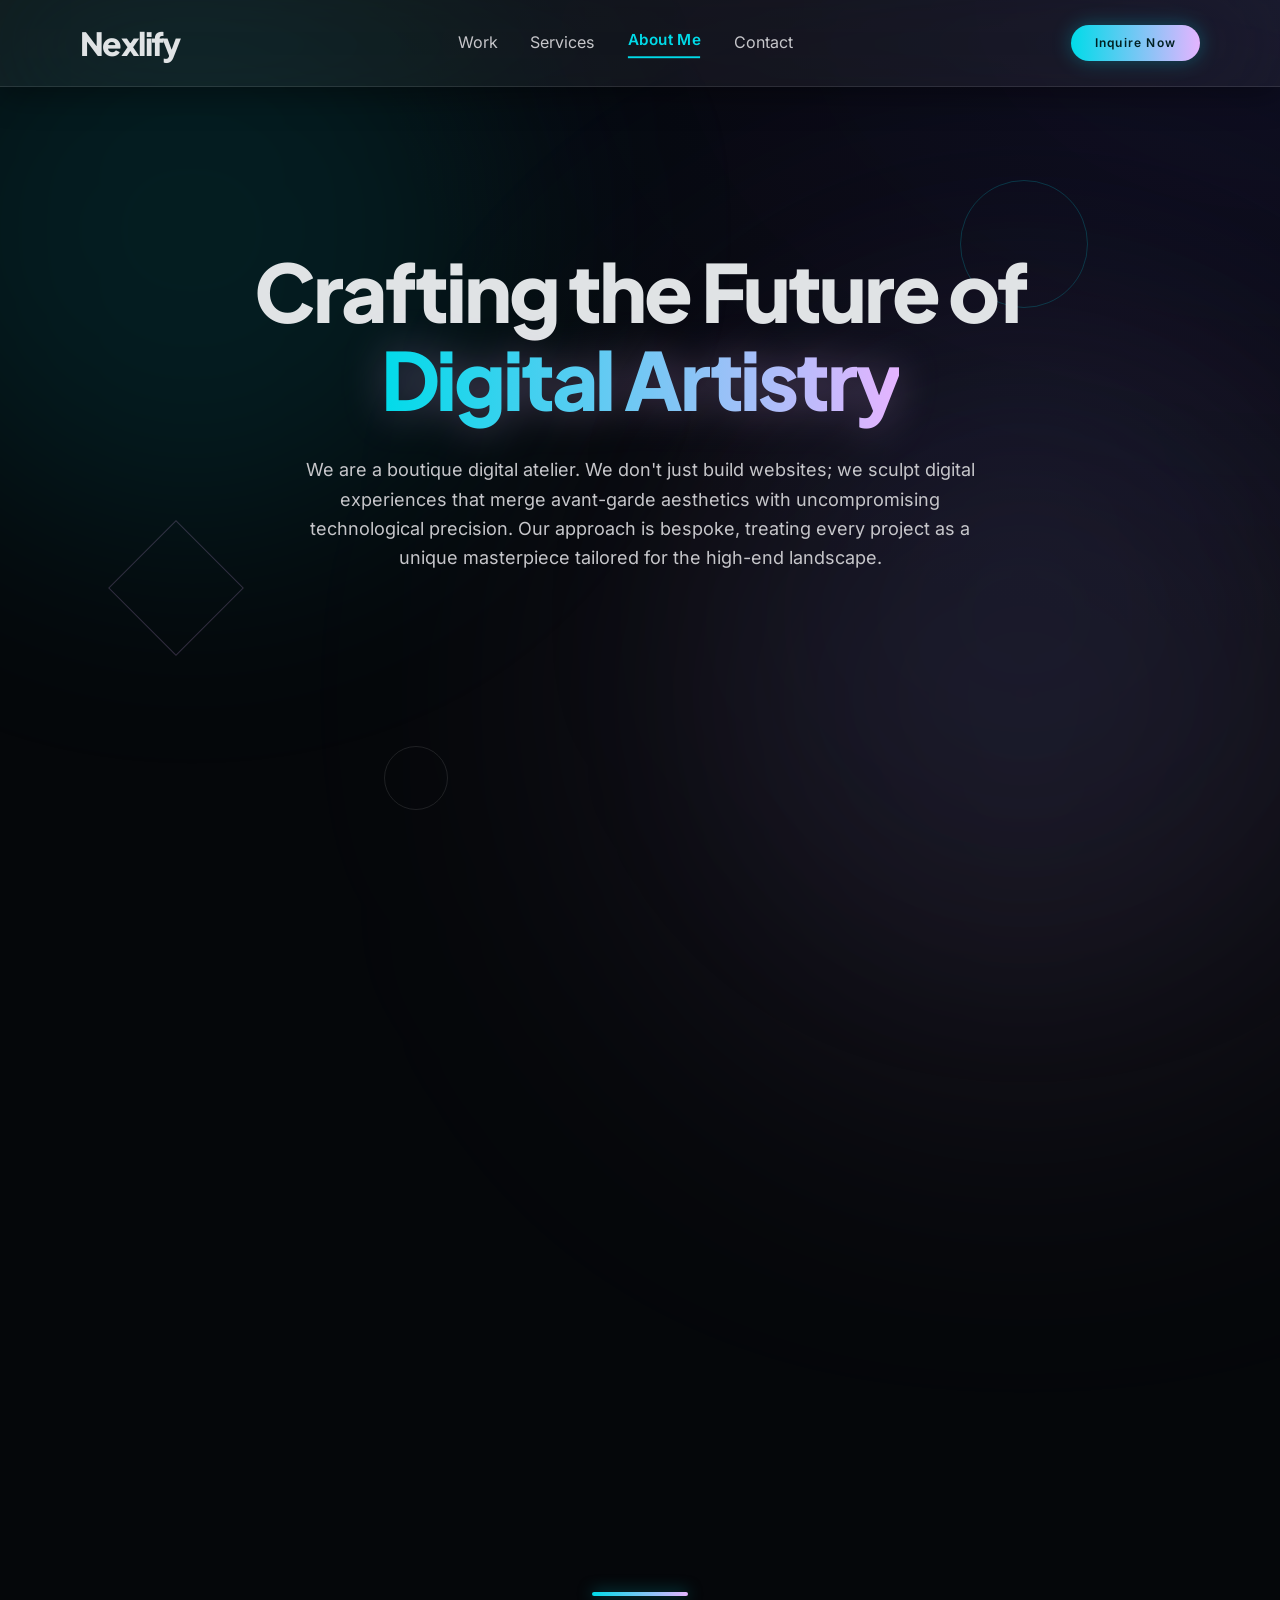
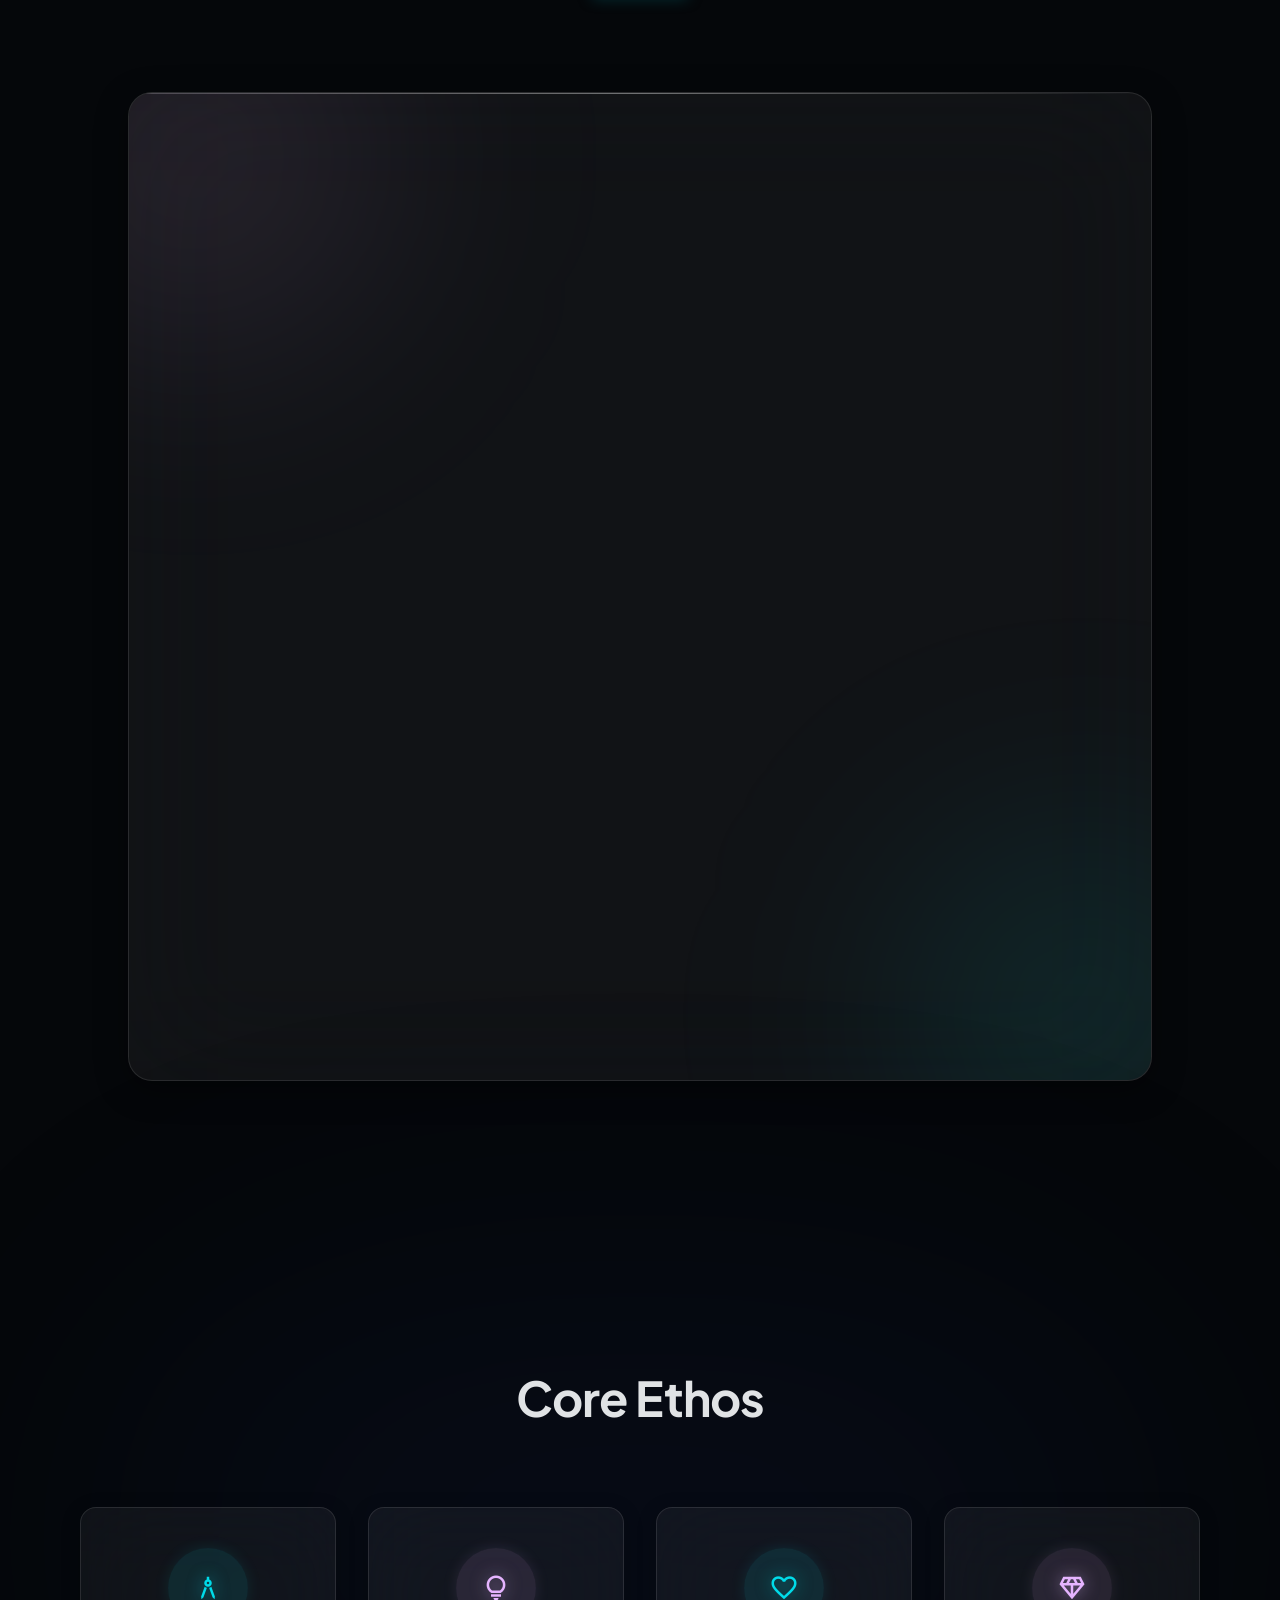
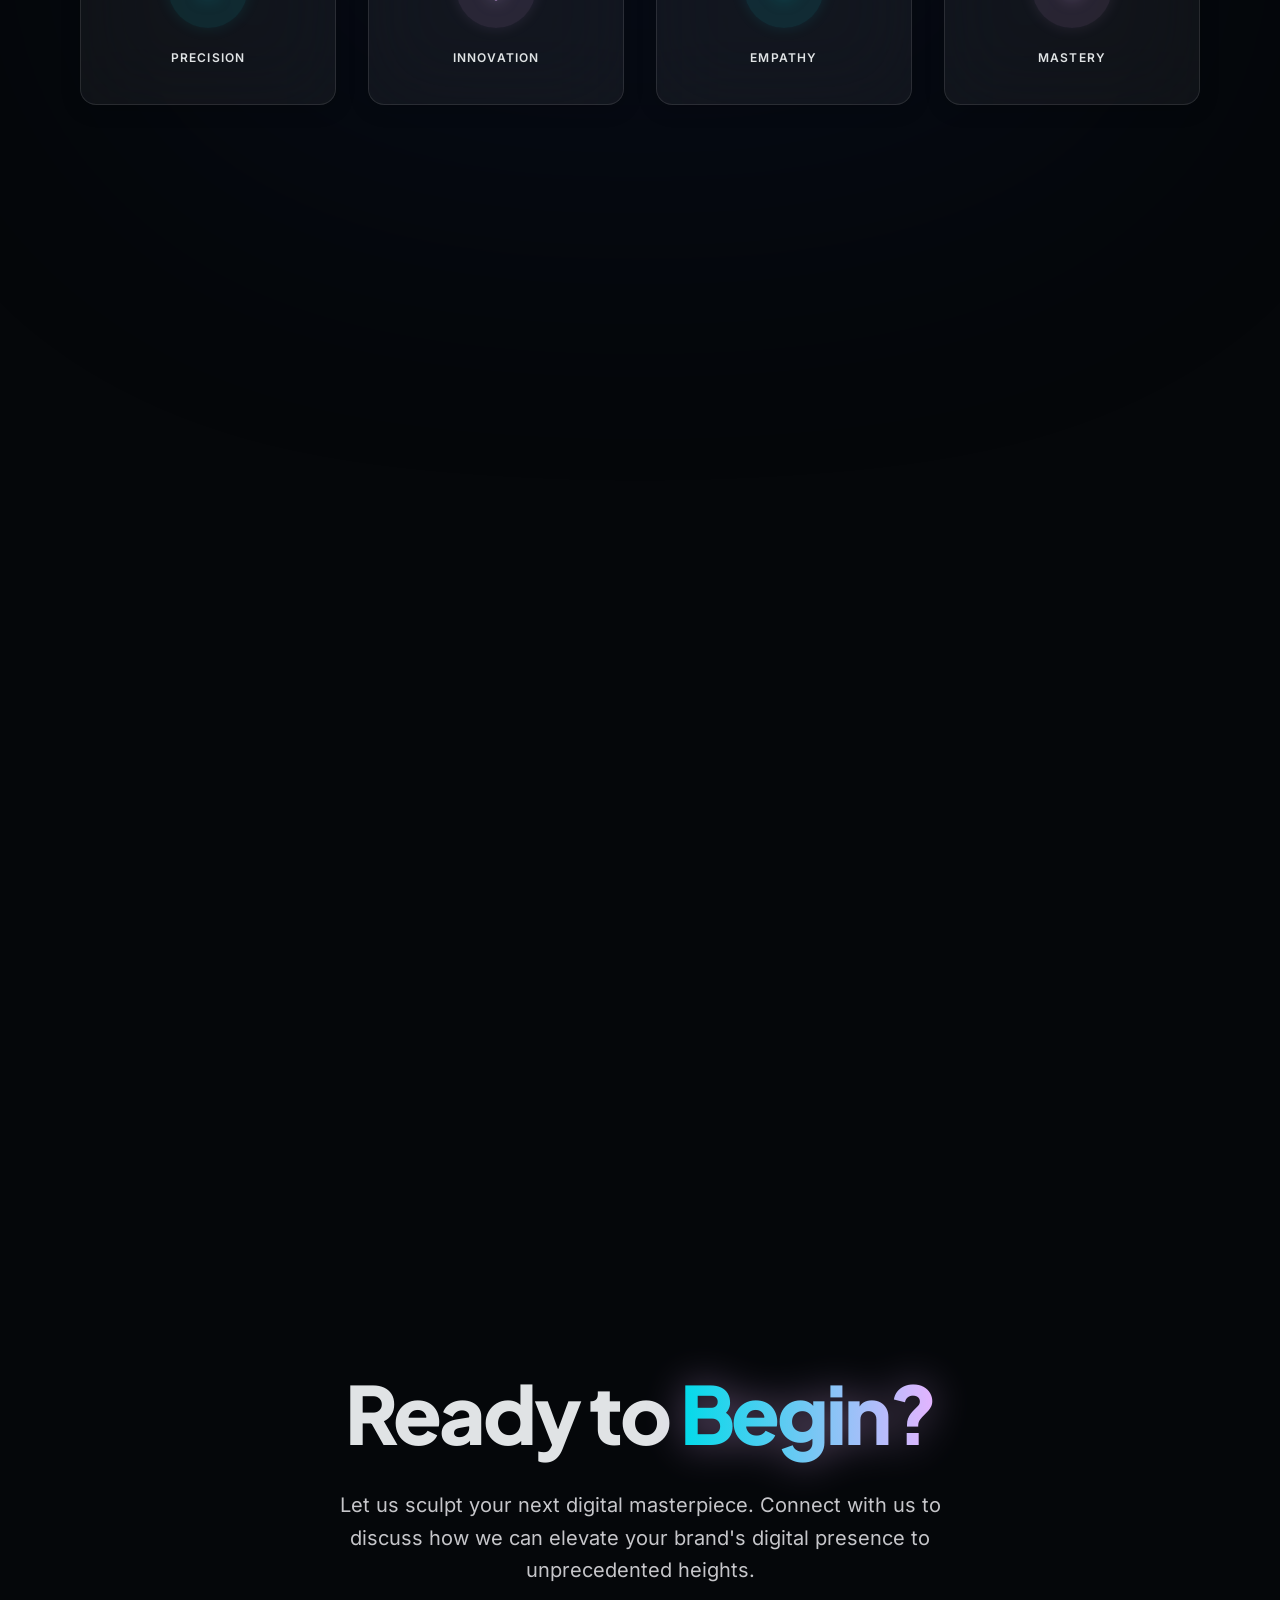
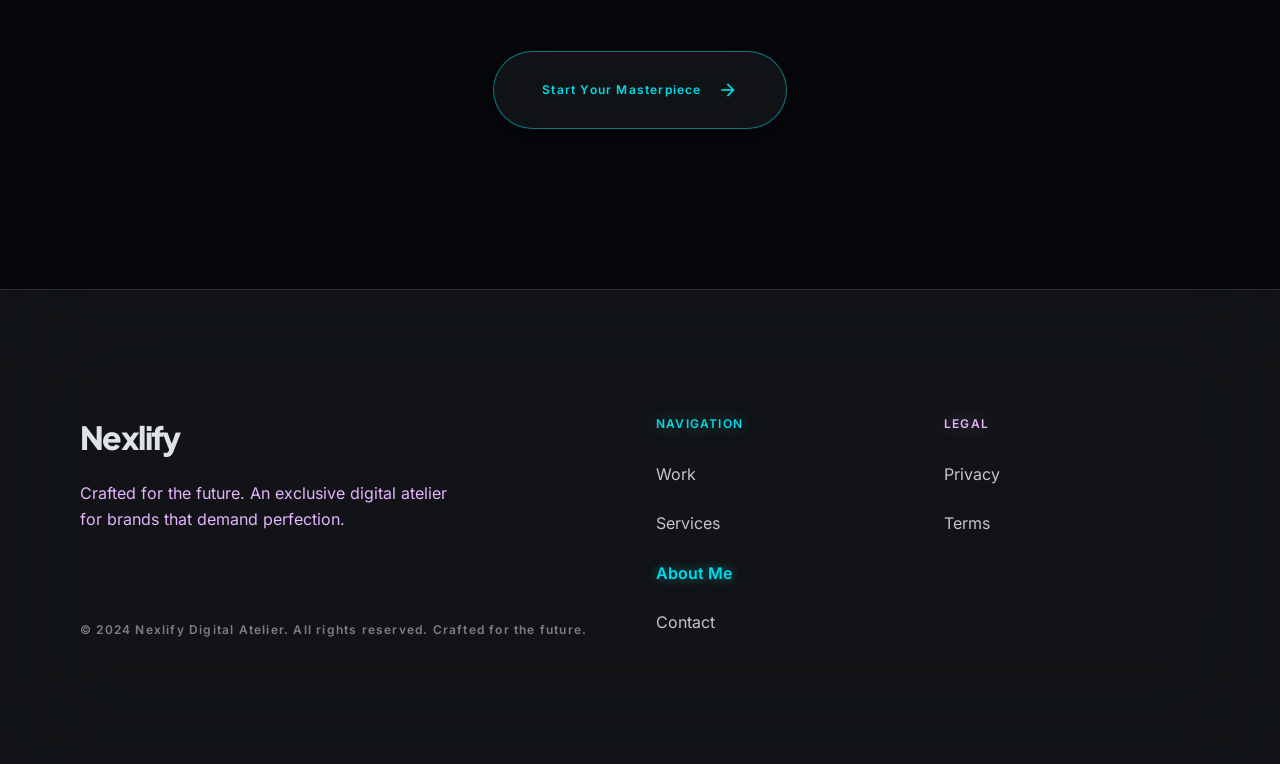
<file: about.html>
﻿<!DOCTYPE html>

<html class="dark" lang="en">

<head>
        <meta charset="utf-8" />
        <meta content="width=device-width, initial-scale=1.0" name="viewport" />
        <title>About Me | Nexlify</title>
        <script src="assets/css/tailwind.min.js"></script>
        <link href="assets/css/icons.css" rel="stylesheet" />
        <link href="assets/css/fonts.css" rel="stylesheet" />
        <script id="tailwind-config">
                tailwind.config = {
                        darkMode: "class",
                        theme: {
                                extend: {
                                        "colors": {
                                                "surface-container": "#1d2022",
                                                "surface": "#101415",
                                                "on-tertiary-container": "#b32eff",
                                                "on-background": "#e0e3e5",
                                                "tertiary-container": "#10001d",
                                                "surface-bright": "#363a3b",
                                                "error-container": "#93000a",
                                                "secondary": "#d3fbff",
                                                "on-primary-fixed-variant": "#44474b",
                                                "surface-tint": "#c5c6cb",
                                                "primary": "#c5c6cb",
                                                "on-tertiary-fixed": "#30004b",
                                                "on-secondary": "#00363a",
                                                "on-primary-fixed": "#191c1f",
                                                "on-primary-container": "#76787d",
                                                "on-surface-variant": "#c6c6ca",
                                                "inverse-on-surface": "#2d3133",
                                                "surface-container-high": "#272a2c",
                                                "secondary-container": "#00eefc",
                                                "primary-fixed-dim": "#c5c6cb",
                                                "on-error": "#690005",
                                                "secondary-fixed": "#7df4ff",
                                                "on-secondary-fixed": "#002022",
                                                "on-primary": "#2e3134",
                                                "tertiary-fixed": "#f5d9ff",
                                                "tertiary": "#e5b4ff",
                                                "surface-dim": "#101415",
                                                "surface-variant": "#323537",
                                                "surface-container-lowest": "#0b0f10",
                                                "on-tertiary-fixed-variant": "#7000a7",
                                                "primary-container": "#05070a",
                                                "primary-fixed": "#e1e2e7",
                                                "inverse-surface": "#e0e3e5",
                                                "on-secondary-container": "#00686f",
                                                "error": "#ffb4ab",
                                                "surface-container-highest": "#323537",
                                                "outline-variant": "#45474a",
                                                "inverse-primary": "#5c5e63",
                                                "surface-container-low": "#191c1e",
                                                "on-error-container": "#ffdad6",
                                                "background": "#05070a",
                                                "on-secondary-fixed-variant": "#004f54",
                                                "secondary-fixed-dim": "#00dbe9",
                                                "on-tertiary": "#4f0077",
                                                "on-surface": "#e0e3e5",
                                                "tertiary-fixed-dim": "#e5b4ff",
                                                "outline": "#8f9195"
                                        },
                                        "borderRadius": {
                                                "DEFAULT": "0.25rem",
                                                "lg": "0.5rem",
                                                "xl": "0.75rem",
                                                "full": "9999px"
                                        },
                                        "spacing": {
                                                "margin-desktop": "80px",
                                                "unit": "8px",
                                                "margin-mobile": "24px",
                                                "gutter": "32px",
                                                "container-max": "1440px"
                                        },
                                        "fontFamily": {
                                                "headline-lg-mobile": [
                                                        "Plus Jakarta Sans"
                                                ],
                                                "body-md": [
                                                        "Inter"
                                                ],
                                                "display-xl-mobile": [
                                                        "Plus Jakarta Sans"
                                                ],
                                                "label-sm": [
                                                        "Inter"
                                                ],
                                                "headline-lg": [
                                                        "Plus Jakarta Sans"
                                                ],
                                                "display-xl": [
                                                        "Plus Jakarta Sans"
                                                ]
                                        },
                                        "fontSize": {
                                                "headline-lg-mobile": [
                                                        "32px",
                                                        {
                                                                "lineHeight": "1.2",
                                                                "letterSpacing": "-0.01em",
                                                                "fontWeight": "700"
                                                        }
                                                ],
                                                "body-md": [
                                                        "16px",
                                                        {
                                                                "lineHeight": "1.6",
                                                                "letterSpacing": "0em",
                                                                "fontWeight": "400"
                                                        }
                                                ],
                                                "display-xl-mobile": [
                                                        "48px",
                                                        {
                                                                "lineHeight": "1.1",
                                                                "letterSpacing": "-0.02em",
                                                                "fontWeight": "800"
                                                        }
                                                ],
                                                "label-sm": [
                                                        "12px",
                                                        {
                                                                "lineHeight": "1",
                                                                "letterSpacing": "0.1em",
                                                                "fontWeight": "600"
                                                        }
                                                ],
                                                "headline-lg": [
                                                        "48px",
                                                        {
                                                                "lineHeight": "1.2",
                                                                "letterSpacing": "-0.02em",
                                                                "fontWeight": "700"
                                                        }
                                                ],
                                                "display-xl": [
                                                        "80px",
                                                        {
                                                                "lineHeight": "1.1",
                                                                "letterSpacing": "-0.04em",
                                                                "fontWeight": "800"
                                                        }
                                                ]
                                        }
                                },
                        },
                }
        </script>
        <style>
                @keyframes spin-slow {
                        from {
                                transform: rotate(0deg);
                        }

                        to {
                                transform: rotate(360deg);
                        }
                }

                .animate-spin-slow {
                        animation: spin-slow 20s linear infinite;
                }

                @keyframes float {

                        0%,
                        100% {
                                transform: translateY(0);
                        }

                        50% {
                                transform: translateY(-20px);
                        }
                }

                .animate-float {
                        animation: float 6s ease-in-out infinite;
                }

                @keyframes float-delayed {

                        0%,
                        100% {
                                transform: translateY(0);
                        }

                        50% {
                                transform: translateY(-15px);
                        }
                }

                .animate-float-delayed {
                        animation: float-delayed 8s ease-in-out infinite 2s;
                }
        </style>
        <style>
                .scroll-reveal {
                        opacity: 0;
                        transform: translateY(40px);
                        transition: opacity 0.8s cubic-bezier(0.25, 0.46, 0.45, 0.94), transform 0.8s cubic-bezier(0.25, 0.46, 0.45, 0.94);
                }

                .scroll-reveal.visible {
                        opacity: 1;
                        transform: translateY(0);
                }
        </style>
</head>

<body class="bg-background text-on-background antialiased selection:bg-secondary-fixed/30 selection:text-secondary-fixed relative overflow-x-hidden min-h-screen"
        data-mode="connect">
        <!-- Futuristic Background -->
        <div
                class="fixed inset-0 z-[-1] pointer-events-none bg-[radial-gradient(ellipse_at_top_right,_var(--tw-gradient-stops))] from-indigo-950/40 via-background to-background">
                <div class="absolute top-[-10%] left-[-10%] w-[50vw] h-[50vw] rounded-full bg-secondary-fixed-dim/10 blur-[120px] animate-pulse"
                        style="animation-duration: 8s;"></div>
                <div class="absolute bottom-[-20%] right-[-10%] w-[60vw] h-[60vw] rounded-full bg-tertiary-fixed-dim/10 blur-[150px] animate-pulse"
                        style="animation-duration: 12s;"></div>
                <div class="absolute top-[40%] left-[60%] w-[40vw] h-[40vw] rounded-full bg-blue-900/10 blur-[120px]">
                </div>
                <!-- Floating Geometric Shapes -->
                <div
                        class="absolute top-[20%] right-[15%] w-32 h-32 border border-secondary-fixed-dim/20 rounded-full animate-spin-slow">
                </div>
                <div
                        class="absolute top-[60%] left-[10%] w-24 h-24 border border-tertiary-fixed-dim/20 rotate-45 animate-float">
                </div>
                <div
                        class="absolute bottom-[10%] left-[30%] w-16 h-16 border border-white/10 rounded-full animate-float-delayed">
                </div>
        </div>
        <!-- TopNavBar -->
        <nav
                class="bg-white/5 backdrop-blur-3xl sticky top-0 w-full z-50 border-b border-white/10 shadow-[0_8px_32px_0_rgba(0,0,0,0.37)]">
                <div
                        class="flex justify-between items-center px-margin-mobile md:px-margin-desktop py-6 max-w-container-max mx-auto">
                        <a class="font-headline-lg-mobile text-headline-lg-mobile font-extrabold tracking-tighter text-on-surface"
                                href="index.html">Nexlify</a>
                        <div class="hidden md:flex items-center gap-8">
                                <a class="text-on-surface-variant hover:text-on-surface transition-colors duration-300 font-body-md text-body-md hover:translate-y-[-2px] hover:text-secondary transition-all duration-300"
                                        href="index.html">Work</a>
                                <a class="text-on-surface-variant hover:text-on-surface transition-colors duration-300 font-body-md text-body-md hover:translate-y-[-2px] hover:text-secondary transition-all duration-300"
                                        href="services.html">Services</a>
                                <a class="text-secondary-fixed-dim font-bold border-b-2 border-secondary-fixed-dim pb-1 font-body-md text-body-md scale-95 duration-200 ease-in-out glow-text"
                                        href="about.html">About Me</a>
                                <a class="text-on-surface-variant hover:text-on-surface transition-colors duration-300 font-body-md text-body-md hover:translate-y-[-2px] hover:text-secondary transition-all duration-300"
                                        href="contact.html">Contact</a>
                        </div>
                        <button
                                class="hidden md:inline-flex items-center justify-center px-6 py-3 rounded-full bg-gradient-to-r from-secondary-fixed-dim to-tertiary-fixed-dim text-on-secondary-fixed font-label-sm text-label-sm font-bold tracking-widest shadow-[0_0_20px_rgba(0,219,233,0.3)] hover:shadow-[0_0_40px_rgba(0,219,233,0.6)] transition-all duration-300 hover:-translate-y-1">
                                Inquire Now
                        </button>
                        <button class="md:hidden text-on-surface p-2 hover:text-secondary-fixed-dim transition-colors"
                                id="mobile-menu-btn">
                                <span class="material-symbols-outlined"
                                        style="font-variation-settings: 'FILL' 1;">menu</span>
                        </button>
                </div>
        </nav>
        <main>
                <!-- Hero Section -->
                <section
                        class="scroll-reveal relative pt-40 pb-48 px-margin-mobile md:px-margin-desktop overflow-hidden max-w-container-max mx-auto">
                        <div class="relative z-10 flex flex-col items-center text-center max-w-4xl mx-auto">
                                <h1
                                        class="scroll-reveal font-display-xl-mobile text-display-xl-mobile md:font-display-xl md:text-display-xl text-on-surface mb-8 tracking-tighter">
                                        Crafting the Future of <br class="hidden md:block" />
                                        <span
                                                class="text-transparent bg-clip-text bg-gradient-to-r from-secondary-fixed-dim to-tertiary-fixed-dim drop-shadow-[0_0_20px_rgba(229,180,255,0.3)]">Digital
                                                Artistry</span>
                                </h1>
                                <p
                                        class="font-body-md text-body-md text-on-surface-variant max-w-2xl mx-auto leading-relaxed text-lg font-light">
                                        We are a boutique digital atelier. We don't just build websites; we sculpt
                                        digital experiences that merge avant-garde aesthetics with uncompromising
                                        technological precision. Our approach is bespoke, treating every project as a
                                        unique masterpiece tailored for the high-end landscape.
                                </p>
                        </div>
                </section>
                <!-- The Vision & Mission (Glass Cards) -->
                <section
                        class="scroll-reveal py-32 px-margin-mobile md:px-margin-desktop max-w-container-max mx-auto relative z-10">
                        <div class="grid grid-cols-1 md:grid-cols-2 gap-gutter">
                                <!-- Vision Card -->
                                <div
                                        class="bg-white/5 backdrop-blur-3xl border border-white/10 rounded-2xl p-12 relative overflow-hidden group hover:-translate-y-2 hover:shadow-[0_12px_40px_rgba(0,219,233,0.15)] hover:border-secondary-fixed-dim/30 transition-all duration-500 shadow-[0_8px_32px_0_rgba(0,0,0,0.37)]">
                                        <div
                                                class="absolute top-0 left-0 w-full h-[1px] bg-gradient-to-r from-white/20 to-transparent">
                                        </div>
                                        <div
                                                class="absolute top-0 left-0 w-1/2 h-full bg-secondary-fixed-dim/5 blur-[80px] group-hover:bg-secondary-fixed-dim/15 transition-colors duration-500">
                                        </div>
                                        <span class="material-symbols-outlined text-secondary-fixed-dim text-4xl mb-6 block drop-shadow-[0_0_10px_rgba(0,219,233,0.5)]"
                                                style="font-variation-settings: 'FILL' 1;">visibility</span>
                                        <h3
                                                class="font-headline-lg-mobile text-headline-lg-mobile text-on-surface mb-4 md:text-5xl font-bold tracking-tight">
                                                The Vision</h3>
                                        <p class="font-body-md text-body-md text-on-surface-variant leading-relaxed">
                                                To architect digital spaces that transcend utility, becoming immersive
                                                brand sanctuaries. We envision a web where luxury is felt through every
                                                micro-interaction and space is treated as the ultimate premium asset.
                                        </p>
                                </div>
                                <!-- Mission Card -->
                                <div
                                        class="bg-white/5 backdrop-blur-3xl border border-white/10 rounded-2xl p-12 relative overflow-hidden group hover:-translate-y-2 hover:shadow-[0_12px_40px_rgba(229,180,255,0.15)] hover:border-tertiary-fixed-dim/30 transition-all duration-500 shadow-[0_8px_32px_0_rgba(0,0,0,0.37)]">
                                        <div
                                                class="absolute top-0 left-0 w-full h-[1px] bg-gradient-to-r from-white/20 to-transparent">
                                        </div>
                                        <div
                                                class="absolute top-0 right-0 w-1/2 h-full bg-tertiary-fixed-dim/5 blur-[80px] group-hover:bg-tertiary-fixed-dim/15 transition-colors duration-500">
                                        </div>
                                        <span class="material-symbols-outlined text-tertiary-fixed-dim text-4xl mb-6 block drop-shadow-[0_0_10px_rgba(229,180,255,0.5)]"
                                                style="font-variation-settings: 'FILL' 1;">rocket_launch</span>
                                        <h3
                                                class="font-headline-lg-mobile text-headline-lg-mobile text-on-surface mb-4 md:text-5xl font-bold tracking-tight">
                                                The Mission</h3>
                                        <p class="font-body-md text-body-md text-on-surface-variant leading-relaxed">
                                                To elevate digital standards by marrying robust engineering with
                                                breathtaking design. We obsess over the minutiae, ensuring that our
                                                creations are as performant as they are visually arresting.
                                        </p>
                                </div>
                        </div>
                </section>
                <!-- Leadership Section -->
                <section class="scroll-reveal py-40 px-margin-mobile md:px-margin-desktop max-w-container-max mx-auto">
                        <div class="text-center mb-24">
                                <h2
                                        class="scroll-reveal font-display-xl-mobile text-display-xl-mobile md:font-headline-lg md:text-headline-lg text-on-surface mb-6 font-bold tracking-tight">
                                        Hello!...I am SHUBHRANSU BEHERA</h2>
                                <div
                                        class="h-1 w-24 bg-gradient-to-r from-secondary-fixed-dim to-tertiary-fixed-dim mx-auto rounded-full shadow-[0_0_15px_rgba(0,219,233,0.5)]">
                                </div>
                        </div>
                        <div class="mx-auto max-w-5xl">
                                <div
                                        class="bg-white/5 backdrop-blur-3xl border border-white/10 rounded-3xl overflow-hidden flex flex-col items-center gap-8 md:gap-12 relative group p-16 md:p-24 md:py-32 shadow-[0_8px_32px_0_rgba(0,0,0,0.37)] hover:shadow-[0_12px_50px_rgba(0,219,233,0.1)] hover:border-white/20 transition-all duration-700">
                                        <!-- Decorative Background Glow -->
                                        <div
                                                class="absolute top-0 left-0 w-full h-[1px] bg-gradient-to-r from-white/20 via-white/40 to-transparent">
                                        </div>
                                        <div
                                                class="absolute -bottom-32 -right-32 w-96 h-96 bg-secondary-fixed-dim/10 blur-[120px] rounded-full group-hover:bg-secondary-fixed-dim/20 transition-colors duration-700">
                                        </div>
                                        <div
                                                class="absolute -top-32 -left-32 w-96 h-96 bg-tertiary-fixed-dim/10 blur-[120px] rounded-full group-hover:bg-tertiary-fixed-dim/20 transition-colors duration-700">
                                        </div>
                                        <!-- Content -->
                                        <div
                                                class="flex flex-col md:flex-row items-center gap-12 md:gap-16 relative z-10 text-center md:text-left">
                                                <!-- Image Column -->
                                                <div class="w-full md:w-1/3 flex justify-center scroll-reveal">
                                                        <img src="shubh.png" alt="Shubhransu Behera"
                                                                class="w-48 h-48 md:w-72 md:h-72 object-cover rounded-full border-4 border-secondary-fixed-dim/30 shadow-[0_0_30px_rgba(0,219,233,0.3)] hover:scale-105 transition-transform duration-500">
                                                </div>
                                                <!-- Text Column -->
                                                <div
                                                        class="w-full md:w-2/3 flex flex-col items-center md:items-start scroll-reveal">
                                                        <span
                                                                class="font-label-sm text-label-sm text-secondary-fixed-dim uppercase tracking-widest mb-2 drop-shadow-[0_0_8px_rgba(0,219,233,0.4)]">Founder
                                                                &amp; Lead Visionary</span>
                                                        <h3
                                                                class="font-headline-lg-mobile text-headline-lg-mobile text-on-surface mb-6 md:text-5xl font-bold tracking-tighter whitespace-nowrap">
                                                                Shubhransu Behera</h3>
                                                        <div
                                                                class="h-[1px] w-16 bg-secondary-fixed-dim/50 mb-6 mx-auto md:mx-0">
                                                        </div>
                                                        <div class="flex flex-col gap-6 text-center md:text-left">
                                                                <p
                                                                        class="font-body-md text-body-md text-on-surface-variant break-words whitespace-normal leading-[1.8] font-light">
                                                                        <strong class="text-on-surface font-semibold">Hello,
                                                                                I'm Shubhransu Behera</strong> — a
                                                                        BCA graduate student ;
                                                                         and a passionate website
                                                                        designer and developer based in Bhubaneswar,
                                                                        Odisha.
                                                                </p>
                                                                <p
                                                                        class="font-body-md text-body-md text-on-surface-variant break-words whitespace-normal leading-[1.8] font-light">
                                                                        I started building websites because I saw a real
                                                                        problem — local businesses in India have huge
                                                                        potential, but most of them have zero online
                                                                        presence holding them back. That's where I come
                                                                        in. My goal isn't just to make your website look
                                                                        good — it's to <strong
                                                                                class="text-on-surface font-semibold">grow
                                                                                your business 10x</strong> through smart
                                                                        design, fast performance, and a digital presence
                                                                        that actually converts visitors into customers.
                                                                </p>
                                                                <p
                                                                        class="font-body-md text-body-md text-on-surface-variant break-words whitespace-normal leading-[1.8] font-light">
                                                                        Beyond web development, I'm deeply interested in
                                                                        <strong class="text-on-surface font-semibold">
                                                                                entrepreneurship, content
                                                                                creation</strong>, and everything
                                                                        happening at the edge of technology. I believe
                                                                        great design is not decoration — it's strategy.
                                                                </p>
                                                                <p
                                                                        class="font-body-md text-body-md text-on-surface-variant break-words whitespace-normal leading-[1.8] font-light">
                                                                        When I'm not building websites, I'm studying
                                                                        successful businesses, creating content, and
                                                                        constantly learning what makes digital products
                                                                        truly work in the real world.</p>
                                                                <p
                                                                        class="font-body-md text-body-md text-on-surface-variant break-words whitespace-normal leading-[1.8] text-secondary-fixed-dim font-medium">
                                                                        <strong class="font-semibold">If you have a
                                                                                business idea or an existing brand that
                                                                                deserves better online — let's build
                                                                                something great together.</strong>
                                                                </p>
                                                        </div>
                                                </div>
                                        </div>
                                </div>
                        </div>
                </section>
                <!-- Core Values -->
                <section
                        class="scroll-reveal py-32 px-margin-mobile md:px-margin-desktop max-w-container-max mx-auto relative">
                        <div
                                class="absolute inset-0 z-0 opacity-10 pointer-events-none flex justify-center items-center">
                                <div class="w-[80%] h-[80%] rounded-full bg-blue-900 blur-[150px]"></div>
                        </div>
                        <h2
                                class="scroll-reveal font-headline-lg-mobile text-headline-lg-mobile md:font-headline-lg md:text-headline-lg text-center text-on-surface mb-20 relative z-10 font-bold tracking-tight">
                                Core Ethos</h2>
                        <div class="grid grid-cols-2 md:grid-cols-4 gap-8 relative z-10">
                                <!-- Value 1 -->
                                <div
                                        class="bg-white/5 backdrop-blur-2xl border border-white/10 rounded-2xl p-10 flex flex-col items-center justify-center text-center hover:bg-white/10 hover:border-secondary-fixed-dim/40 hover:shadow-[0_8px_30px_rgba(0,219,233,0.2)] hover:-translate-y-2 transition-all duration-500 group shadow-[0_4px_20px_0_rgba(0,0,0,0.2)]">
                                        <div
                                                class="w-20 h-20 rounded-full bg-secondary-fixed-dim/10 flex items-center justify-center mb-6 group-hover:scale-110 group-hover:bg-secondary-fixed-dim/20 transition-all duration-500 shadow-[0_0_15px_rgba(0,219,233,0.1)] group-hover:shadow-[0_0_25px_rgba(0,219,233,0.4)]">
                                                <span class="material-symbols-outlined text-secondary-fixed-dim text-3xl drop-shadow-[0_0_8px_rgba(0,219,233,0.5)]"
                                                        style="font-variation-settings: 'FILL' 1;">architecture</span>
                                        </div>
                                        <span
                                                class="font-label-sm text-label-sm text-on-surface uppercase tracking-widest font-bold">Precision</span>
                                </div>
                                <!-- Value 2 -->
                                <div
                                        class="bg-white/5 backdrop-blur-2xl border border-white/10 rounded-2xl p-10 flex flex-col items-center justify-center text-center hover:bg-white/10 hover:border-tertiary-fixed-dim/40 hover:shadow-[0_8px_30px_rgba(229,180,255,0.2)] hover:-translate-y-2 transition-all duration-500 group shadow-[0_4px_20px_0_rgba(0,0,0,0.2)]">
                                        <div
                                                class="w-20 h-20 rounded-full bg-tertiary-fixed-dim/10 flex items-center justify-center mb-6 group-hover:scale-110 group-hover:bg-tertiary-fixed-dim/20 transition-all duration-500 shadow-[0_0_15px_rgba(229,180,255,0.1)] group-hover:shadow-[0_0_25px_rgba(229,180,255,0.4)]">
                                                <span class="material-symbols-outlined text-tertiary-fixed-dim text-3xl drop-shadow-[0_0_8px_rgba(229,180,255,0.5)]"
                                                        style="font-variation-settings: 'FILL' 1;">lightbulb</span>
                                        </div>
                                        <span
                                                class="font-label-sm text-label-sm text-on-surface uppercase tracking-widest font-bold">Innovation</span>
                                </div>
                                <!-- Value 3 -->
                                <div
                                        class="bg-white/5 backdrop-blur-2xl border border-white/10 rounded-2xl p-10 flex flex-col items-center justify-center text-center hover:bg-white/10 hover:border-secondary-fixed-dim/40 hover:shadow-[0_8px_30px_rgba(0,219,233,0.2)] hover:-translate-y-2 transition-all duration-500 group shadow-[0_4px_20px_0_rgba(0,0,0,0.2)]">
                                        <div
                                                class="w-20 h-20 rounded-full bg-secondary-fixed-dim/10 flex items-center justify-center mb-6 group-hover:scale-110 group-hover:bg-secondary-fixed-dim/20 transition-all duration-500 shadow-[0_0_15px_rgba(0,219,233,0.1)] group-hover:shadow-[0_0_25px_rgba(0,219,233,0.4)]">
                                                <span class="material-symbols-outlined text-secondary-fixed-dim text-3xl drop-shadow-[0_0_8px_rgba(0,219,233,0.5)]"
                                                        style="font-variation-settings: 'FILL' 1;">favorite</span>
                                        </div>
                                        <span
                                                class="font-label-sm text-label-sm text-on-surface uppercase tracking-widest font-bold">Empathy</span>
                                </div>
                                <!-- Value 4 -->
                                <div
                                        class="bg-white/5 backdrop-blur-2xl border border-white/10 rounded-2xl p-10 flex flex-col items-center justify-center text-center hover:bg-white/10 hover:border-tertiary-fixed-dim/40 hover:shadow-[0_8px_30px_rgba(229,180,255,0.2)] hover:-translate-y-2 transition-all duration-500 group shadow-[0_4px_20px_0_rgba(0,0,0,0.2)]">
                                        <div
                                                class="w-20 h-20 rounded-full bg-tertiary-fixed-dim/10 flex items-center justify-center mb-6 group-hover:scale-110 group-hover:bg-tertiary-fixed-dim/20 transition-all duration-500 shadow-[0_0_15px_rgba(229,180,255,0.1)] group-hover:shadow-[0_0_25px_rgba(229,180,255,0.4)]">
                                                <span class="material-symbols-outlined text-tertiary-fixed-dim text-3xl drop-shadow-[0_0_8px_rgba(229,180,255,0.5)]"
                                                        style="font-variation-settings: 'FILL' 1;">diamond</span>
                                        </div>
                                        <span
                                                class="font-label-sm text-label-sm text-on-surface uppercase tracking-widest font-bold">Mastery</span>
                                </div>
                        </div>
                </section>
                <!-- Our Workspace -->
                <section class="scroll-reveal py-40 relative overflow-hidden border-t border-b border-white/10 my-32">
                        <div class="absolute inset-0 z-0">
                                <img alt="Futuristic Studio Workspace"
                                        class="object-cover w-full h-full opacity-20 mix-blend-luminosity"
                                        data-alt="A wide, sweeping shot of an ultra-modern, high-tech creative design studio interior. The aesthetic is sleek, minimalist, and dark-mode inspired. The room is illuminated by ambient, indirect neon lighting in cyan and deep purple hues. There are high-end glass desks, large floating holographic-style monitors, and polished concrete floors that reflect the colored lights. The atmosphere feels like an advanced, futuristic laboratory of creativity."
                                        src="assets/images/avatar_about.jpg" />
                                <div
                                        class="absolute inset-0 bg-gradient-to-r from-background/95 to-indigo-950/40 backdrop-blur-sm">
                                </div>
                        </div>
                        <div
                                class="relative z-10 px-margin-mobile md:px-margin-desktop max-w-container-max mx-auto h-full flex flex-col justify-center">
                                <div
                                        class="max-w-2xl bg-white/5 backdrop-blur-2xl border border-white/10 rounded-3xl p-12 shadow-[0_8px_32px_0_rgba(0,0,0,0.37)]">
                                        <span
                                                class="font-label-sm text-label-sm text-secondary-fixed-dim uppercase tracking-widest mb-6 block drop-shadow-[0_0_8px_rgba(0,219,233,0.5)]">Our
                                                Workspace</span>
                                        <h2
                                                class="scroll-reveal font-display-xl-mobile text-display-xl-mobile md:font-headline-lg md:text-headline-lg text-on-surface mb-8 font-bold tracking-tight">
                                                The Laboratory of Creativity</h2>
                                        <p
                                                class="font-body-md text-body-md text-on-surface-variant text-lg leading-relaxed font-light">
                                                Ideas require the right environment to flourish. Our studio is designed
                                                to eliminate friction and foster pure innovation. It is a space where
                                                dark mode meets illuminated thought, ensuring every pixel we place is
                                                intentional.
                                        </p>
                                </div>
                        </div>
                </section>
                <!-- CTA Section -->
                <section
                        class="scroll-reveal py-40 px-margin-mobile md:px-margin-desktop text-center max-w-3xl mx-auto relative z-10">
                        <h2
                                class="scroll-reveal font-display-xl-mobile text-display-xl-mobile md:font-display-xl md:text-display-xl text-on-surface mb-8 font-bold tracking-tighter">
                                Ready to <span
                                        class="text-transparent bg-clip-text bg-gradient-to-r from-secondary-fixed-dim to-tertiary-fixed-dim drop-shadow-[0_0_20px_rgba(229,180,255,0.4)]">Begin?</span>
                        </h2>
                        <p
                                class="font-body-md text-body-md text-on-surface-variant mb-16 text-xl leading-relaxed font-light">
                                Let us sculpt your next digital masterpiece. Connect with us to discuss how we can
                                elevate your brand's digital presence to unprecedented heights.
                        </p>
                        <button
                                class="inline-flex items-center justify-center px-12 py-6 rounded-full bg-white/5 backdrop-blur-2xl border border-secondary-fixed-dim/50 text-secondary-fixed-dim font-label-sm text-label-sm font-bold tracking-widest hover:bg-white/10 hover:shadow-[0_0_40px_rgba(0,219,233,0.4)] hover:border-secondary-fixed-dim hover:-translate-y-1 transition-all duration-500 group shadow-[0_8px_32px_0_rgba(0,0,0,0.37)]">
                                Start Your Masterpiece
                                <span class="material-symbols-outlined ml-4 group-hover:translate-x-2 transition-transform duration-500 text-xl"
                                        style="font-variation-settings: 'FILL' 1;">arrow_forward</span>
                        </button>
                </section>
        </main>
        <!-- Footer -->
        <footer class="bg-white/5 backdrop-blur-3xl w-full py-20 md:py-32 border-t border-white/10 relative z-10">
                <div
                        class="grid grid-cols-1 md:grid-cols-4 gap-gutter px-margin-mobile md:px-margin-desktop max-w-container-max mx-auto">
                        <div class="col-span-1 md:col-span-2 flex flex-col justify-between">
                                <div>
                                        <a class="font-headline-lg-mobile text-headline-lg-mobile font-black text-on-surface mb-6 block tracking-tighter"
                                                href="index.html">Nexlify</a>
                                        <p
                                                class="font-body-md text-body-md text-tertiary-fixed-dim max-w-sm mb-12 font-light leading-relaxed">
                                                Crafted for the future. An exclusive digital atelier for brands that
                                                demand perfection.
                                        </p>
                                </div>
                                <p class="font-label-sm text-label-sm text-on-surface-variant opacity-60">
                                        &copy; 2024 Nexlify Digital Atelier. All rights reserved. Crafted for the
                                        future.
                                </p>
                        </div>
                        <div class="col-span-1 flex flex-col gap-6">
                                <span
                                        class="font-label-sm text-label-sm text-secondary-fixed-dim tracking-widest uppercase mb-2 font-bold drop-shadow-[0_0_8px_rgba(0,219,233,0.3)]">Navigation</span>
                                <a class="font-body-md text-body-md text-on-surface-variant font-medium hover:text-secondary-fixed-dim transition-all duration-300 hover:translate-x-1"
                                        href="index.html">Work</a>
                                <a class="font-body-md text-body-md text-on-surface-variant font-medium hover:text-secondary-fixed-dim transition-all duration-300 hover:translate-x-1"
                                        href="services.html">Services</a>
                                <a class="font-body-md text-body-md text-secondary-fixed-dim font-bold hover:text-tertiary-fixed-dim transition-all duration-300 hover:translate-x-1 drop-shadow-[0_0_5px_rgba(0,219,233,0.5)]"
                                        href="about.html">About Me</a>
                                <a class="font-body-md text-body-md text-on-surface-variant font-medium hover:text-secondary-fixed-dim transition-all duration-300 hover:translate-x-1"
                                        href="contact.html">Contact</a>
                        </div>
                        <div class="col-span-1 flex flex-col gap-6">
                                <span
                                        class="font-label-sm text-label-sm text-tertiary-fixed-dim tracking-widest uppercase mb-2 font-bold drop-shadow-[0_0_8px_rgba(229,180,255,0.3)]">Legal</span>
                                <a class="font-body-md text-body-md text-on-surface-variant font-medium hover:text-tertiary-fixed-dim transition-all duration-300 hover:translate-x-1"
                                        href="#">Privacy</a>
                                <a class="font-body-md text-body-md text-on-surface-variant font-medium hover:text-tertiary-fixed-dim transition-all duration-300 hover:translate-x-1"
                                        href="#">Terms</a>
                        </div>
                </div>
                </div>
        </footer>

        <script>
                document.addEventListener('DOMContentLoaded', () => {
                        const mobileMenuBtn = document.getElementById('mobile-menu-btn');
                        const closeMenuBtn = document.getElementById('close-menu-btn');
                        const mobileMenuOverlay = document.getElementById('mobile-menu-overlay');

                        if (mobileMenuBtn && closeMenuBtn && mobileMenuOverlay) {
                                mobileMenuBtn.addEventListener('click', () => {
                                        mobileMenuOverlay.classList.remove('translate-x-full');
                                });
                                closeMenuBtn.addEventListener('click', () => {
                                        mobileMenuOverlay.classList.add('translate-x-full');
                                });
                        }
                });
        </script>
        <script>
                document.addEventListener('DOMContentLoaded', () => {
                        const observer = new IntersectionObserver((entries) => {
                                entries.forEach(entry => {
                                        if (entry.isIntersecting) {
                                                entry.target.classList.add('visible');
                                                observer.unobserve(entry.target);
                                        }
                                });
                        }, { threshold: 0.1, rootMargin: "0px 0px -50px 0px" });

                        document.querySelectorAll('.scroll-reveal').forEach(el => observer.observe(el));
                });
        </script>
        <!-- Mobile Menu Overlay -->
        <div class="fixed inset-0 z-[60] bg-background/80 backdrop-blur-3xl flex flex-col p-margin-mobile transition-all duration-500 translate-x-full"
                id="mobile-menu-overlay">
                <div class="flex justify-between items-center mb-12">
                        <div class="font-display-xl text-headline-lg tracking-tighter text-primary">NEXLIFY</div>
                        <button class="text-primary hover:text-secondary p-2 hover:bg-white/10 rounded-lg"
                                id="close-menu-btn">
                                <span class="material-symbols-outlined">close</span>
                        </button>
                </div>
                <nav class="flex flex-col gap-8">
                        <a class="text-2xl font-display-xl-mobile text-on-surface hover:text-secondary-fixed transition-colors"
                                href="index.html">Work</a>
                        <a class="text-2xl font-display-xl-mobile text-on-surface hover:text-secondary-fixed transition-colors"
                                href="services.html">Services</a>
                        <a class="text-2xl font-display-xl-mobile text-on-surface hover:text-secondary-fixed transition-colors"
                                href="about.html">About Me</a>
                        <a class="text-2xl font-display-xl-mobile text-on-surface hover:text-secondary-fixed transition-colors"
                                href="contact.html">Contact</a>
                </nav>
                <div class="mt-auto">
                        <a class="inline-flex items-center justify-center w-full px-6 py-4 rounded-full bg-gradient-to-r from-secondary-fixed-dim to-tertiary-fixed-dim text-on-secondary-fixed font-label-sm text-label-sm uppercase shadow-[0_0_20px_rgba(0,219,233,0.3)]"
                                href="#">Inquire Now</a>
                </div>
        </div>
</body>

</html>
</file>
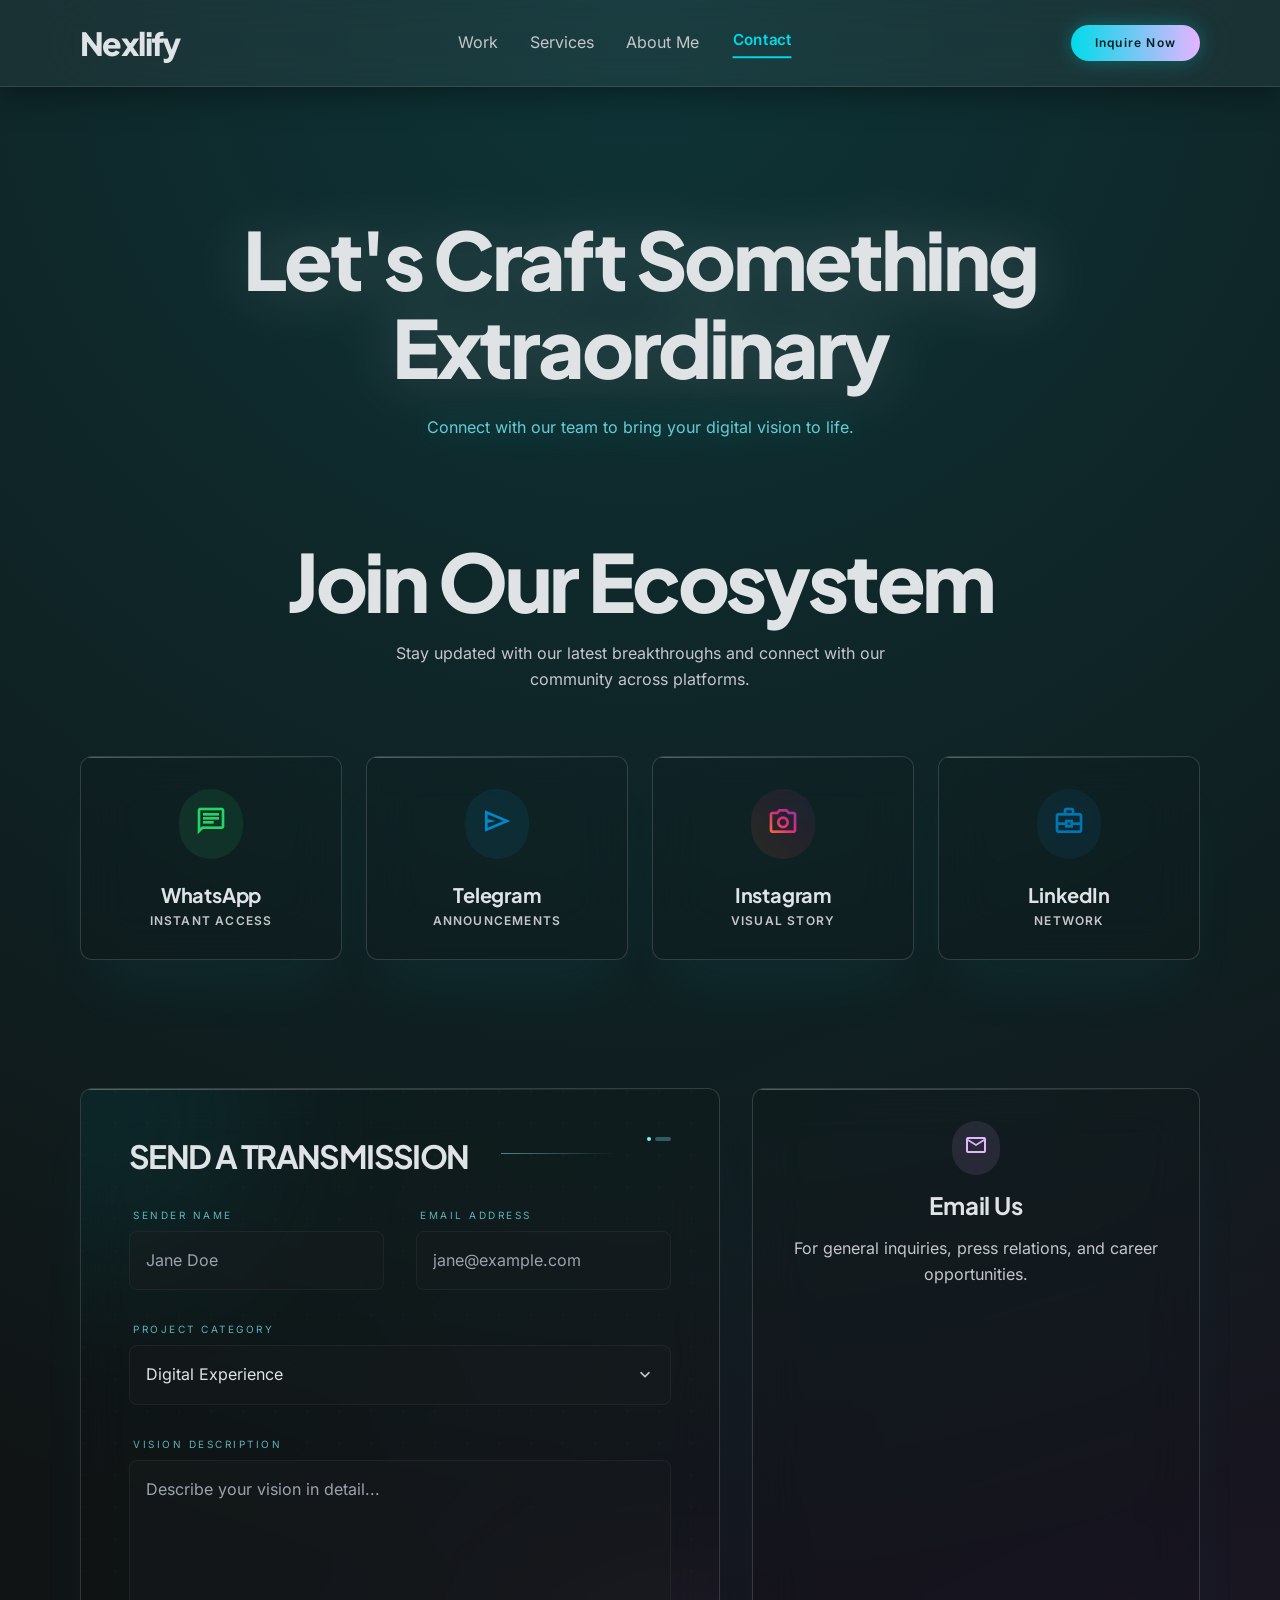
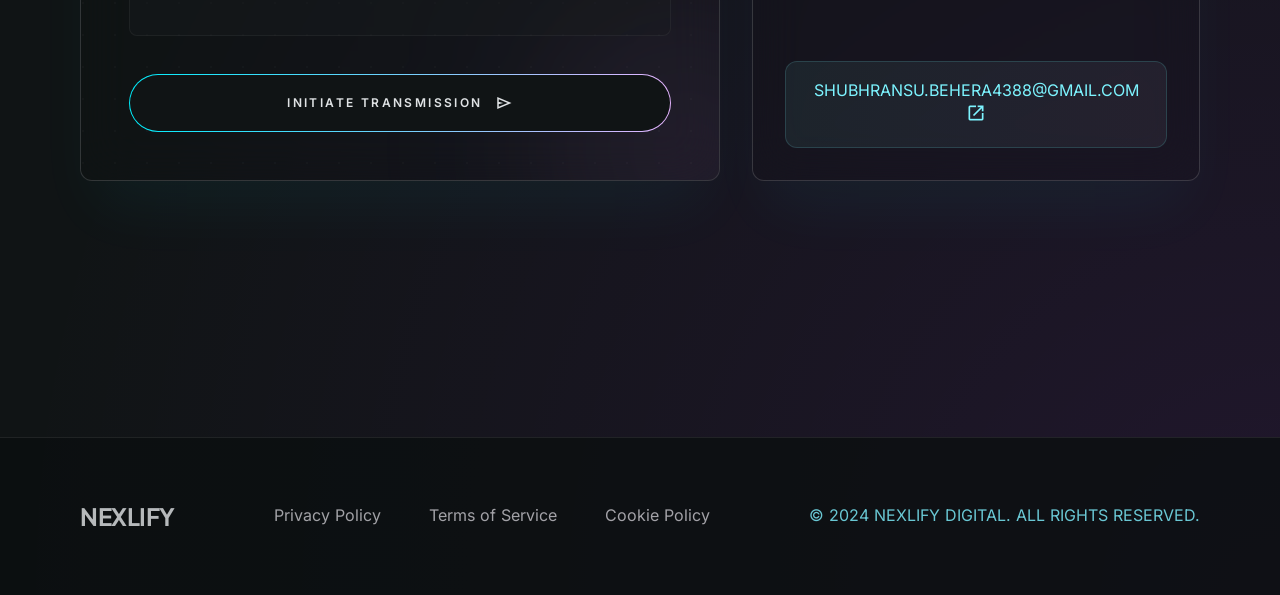
<file: contact.html>
<!DOCTYPE html>

<html class="dark" lang="en">

<head>
    <meta charset="utf-8" />
    <meta content="width=device-width, initial-scale=1.0" name="viewport" />
    <title>Contact Us - NEXLIFY</title>
    <script src="assets/css/tailwind.min.js"></script>
    <link href="assets/css/fonts.css" rel="stylesheet" />
    <link href="assets/css/icons.css" rel="stylesheet" />
    <link href="assets/css/icons.css" rel="stylesheet" />
    <script id="tailwind-config">
        tailwind.config = {
            darkMode: "class",
            theme: {
                extend: {
                    "colors": {
                        "on-error-container": "#ffdad6",
                        "surface-dim": "#101415",
                        "surface-container-highest": "#323537",
                        "tertiary-fixed-dim": "#e5b4ff",
                        "secondary-fixed": "#7df4ff",
                        "on-tertiary-fixed": "#30004b",
                        "on-secondary-container": "#00686f",
                        "on-tertiary-container": "#b32eff",
                        "on-surface": "#e0e3e5",
                        "inverse-primary": "#5c5e63",
                        "tertiary-container": "#10001d",
                        "surface-container-low": "#191c1e",
                        "secondary-fixed-dim": "#00dbe9",
                        "primary-fixed-dim": "#c5c6cb",
                        "on-primary-container": "#76787d",
                        "on-primary-fixed-variant": "#44474b",
                        "tertiary": "#e5b4ff",
                        "on-tertiary-fixed-variant": "#7000a7",
                        "on-background": "#e0e3e5",
                        "secondary-container": "#00eefc",
                        "surface-bright": "#363a3b",
                        "on-secondary-fixed": "#002022",
                        "surface": "#101415",
                        "background": "#101415",
                        "primary-fixed": "#e1e2e7",
                        "surface-variant": "#323537",
                        "on-error": "#690005",
                        "tertiary-fixed": "#f5d9ff",
                        "primary-container": "#05070a",
                        "secondary": "#d3fbff",
                        "surface-tint": "#c5c6cb",
                        "outline-variant": "#45474a",
                        "on-primary": "#2e3134",
                        "inverse-on-surface": "#2d3133",
                        "on-surface-variant": "#c6c6ca",
                        "on-secondary": "#00363a",
                        "outline": "#8f9195",
                        "error-container": "#93000a",
                        "surface-container-high": "#272a2c",
                        "surface-container-lowest": "#0b0f10",
                        "on-primary-fixed": "#191c1f",
                        "on-tertiary": "#4f0077",
                        "primary": "#c5c6cb",
                        "error": "#ffb4ab",
                        "surface-container": "#1d2022",
                        "on-secondary-fixed-variant": "#004f54",
                        "inverse-surface": "#e0e3e5"
                    },
                    "borderRadius": {
                        "DEFAULT": "0.25rem",
                        "lg": "0.5rem",
                        "xl": "0.75rem",
                        "full": "9999px"
                    },
                    "spacing": {
                        "margin-desktop": "80px",
                        "unit": "8px",
                        "gutter": "32px",
                        "margin-mobile": "24px",
                        "container-max": "1440px"
                    },
                    "fontFamily": {
                        "headline-lg-mobile": ["Plus Jakarta Sans"],
                        "display-xl-mobile": ["Plus Jakarta Sans"],
                        "label-sm": ["Inter"],
                        "body-md": ["Inter"],
                        "headline-lg": ["Plus Jakarta Sans"],
                        "display-xl": ["Plus Jakarta Sans"]
                    },
                    "fontSize": {
                        "headline-lg-mobile": ["32px", { "lineHeight": "1.2", "letterSpacing": "-0.01em", "fontWeight": "700" }],
                        "display-xl-mobile": ["48px", { "lineHeight": "1.1", "letterSpacing": "-0.02em", "fontWeight": "800" }],
                        "label-sm": ["12px", { "lineHeight": "1", "letterSpacing": "0.1em", "fontWeight": "600" }],
                        "body-md": ["16px", { "lineHeight": "1.6", "letterSpacing": "0em", "fontWeight": "400" }],
                        "headline-lg": ["48px", { "lineHeight": "1.2", "letterSpacing": "-0.02em", "fontWeight": "700" }],
                        "display-xl": ["80px", { "lineHeight": "1.1", "letterSpacing": "-0.04em", "fontWeight": "800" }]
                    }
                }
            }
        }
    </script>
    <style>
        .glass-card {
            background: rgba(16, 20, 21, 0.1);
            backdrop-filter: blur(24px);
            -webkit-backdrop-filter: blur(24px);
            border: 1px solid rgba(255, 255, 255, 0.15);
            box-shadow: 0 40px 60px -15px rgba(0, 238, 252, 0.05);
            position: relative;
            overflow: hidden;
        }

        .glass-card::before {
            content: '';
            position: absolute;
            top: 0;
            left: 0;
            right: 0;
            height: 1px;
            background: linear-gradient(90deg, rgba(255, 255, 255, 0.3) 0%, rgba(255, 255, 255, 0) 100%);
            z-index: 1;
        }

        .bg-ambient {
            background: radial-gradient(circle at 50% 0%, rgba(0, 238, 252, 0.15) 0%, rgba(16, 20, 21, 0) 70%),
                radial-gradient(circle at 100% 100%, rgba(179, 46, 255, 0.1) 0%, rgba(16, 20, 21, 0) 50%);
        }

        .input-glass {
            background: rgba(16, 20, 21, 0.2);
            border: 1px solid rgba(255, 255, 255, 0.1);
            color: #e0e3e5;
            transition: all 0.3s ease;
        }

        .input-glass:focus {
            border-color: #00eefc;
            box-shadow: 0 0 15px rgba(0, 238, 252, 0.2);
            outline: none;
        }

        .btn-primary-glow {
            background: linear-gradient(135deg, rgba(0, 238, 252, 0.8), rgba(179, 46, 255, 0.8));
            box-shadow: 0 0 20px rgba(0, 238, 252, 0.4);
            transition: all 0.3s ease;
        }

        .btn-primary-glow:hover {
            box-shadow: 0 0 30px rgba(0, 238, 252, 0.6);
            transform: translateY(-2px);
        }

        .btn-ghost-glass {
            background: rgba(16, 20, 21, 0.1);
            border: 1px solid rgba(255, 255, 255, 0.15);
            backdrop-filter: blur(12px);
            transition: all 0.3s ease;
        }

        .btn-ghost-glass:hover {
            background: rgba(255, 255, 255, 0.05);
            border-color: #00eefc;
            box-shadow: inset 0 0 10px rgba(0, 238, 252, 0.1), 0 0 15px rgba(0, 238, 252, 0.2);
            transform: translateY(-2px);
        }

        .hover-lift {
            transition: transform 0.3s ease, box-shadow 0.3s ease;
        }

        .hover-lift:hover {
            transform: translateY(-4px);
            box-shadow: 0 20px 40px -10px rgba(0, 238, 252, 0.1);
        }
    </style>
    <style>
        *,
        ::before,
        ::after {
            --tw-border-spacing-x: 0;
            --tw-border-spacing-y: 0;
            --tw-translate-x: 0;
            --tw-translate-y: 0;
            --tw-rotate: 0;
            --tw-skew-x: 0;
            --tw-skew-y: 0;
            --tw-scale-x: 1;
            --tw-scale-y: 1;
            --tw-scroll-snap-strictness: proximity;
            --tw-ring-offset-width: 0;
            --tw-ring-offset-color: #fff
        }

        ::backdrop {
            --tw-border-spacing-x: 0;
            --tw-border-spacing-y: 0;
            --tw-translate-x: 0;
            --tw-translate-y: 0;
            --tw-rotate: 0;
            --tw-skew-x: 0;
            --tw-skew-y: 0;
            --tw-scale-x: 1;
            --tw-scale-y: 1;
            --tw-scroll-snap-strictness: proximity;
            --tw-ring-offset-width: 0;
            --tw-ring-offset-color: #fff
        }

        /* ! tailwindcss v3.4.17 | MIT License | https://tailwindcss.com */
        *,
        ::after,
        ::before {
            box-sizing: border-box;
            border-width: 0;
            border-style: solid;
            border-color: #e5e7eb
        }

        ::after,
        ::before {
            --tw-content: ""
        }

        :host,
        html {
            line-height: 1.5;
            -webkit-text-size-adjust: 100%;
            -moz-tab-size: 4;
            tab-size: 4;
            font-family: ui-sans-serif, system-ui, sans-serif, "Apple Color Emoji", "Segoe UI Emoji", "Segoe UI Symbol", "Noto Color Emoji";
            font-feature-settings: normal;
            font-variation-settings: normal;
            -webkit-tap-highlight-color: transparent
        }

        body {
            margin: 0;
            line-height: inherit
        }

        hr {
            height: 0;
            color: inherit;
            border-top-width: 1px
        }

        h1,
        h2,
        h3,
        h4,
        h5,
        h6 {
            font-size: inherit;
            font-weight: inherit
        }

        a {
            color: inherit;
            text-decoration: inherit
        }

        b,
        strong {
            font-weight: bolder
        }

        code,
        kbd,
        pre,
        samp {
            font-family: ui-monospace, SFMono-Regular, Menlo, Monaco, Consolas, "Liberation Mono", "Courier New", monospace;
            font-feature-settings: normal;
            font-variation-settings: normal;
            font-size: 1em
        }

        small {
            font-size: 80%
        }

        sub,
        sup {
            font-size: 75%;
            line-height: 0;
            position: relative;
            vertical-align: baseline
        }

        sub {
            bottom: -0.25em
        }

        sup {
            top: -0.5em
        }

        table {
            text-indent: 0;
            border-color: inherit;
            border-collapse: collapse
        }

        button,
        input,
        optgroup,
        select,
        textarea {
            font-family: inherit;
            font-feature-settings: inherit;
            font-variation-settings: inherit;
            font-size: 100%;
            font-weight: inherit;
            line-height: inherit;
            letter-spacing: inherit;
            color: inherit;
            margin: 0;
            padding: 0
        }

        button,
        select {
            text-transform: none
        }

        :-moz-focusring {
            outline: auto
        }

        :-moz-ui-invalid {
            box-shadow: none
        }

        progress {
            vertical-align: baseline
        }

        ::-webkit-inner-spin-button,
        ::-webkit-outer-spin-button {
            height: auto
        }

        [type=search] {
            -webkit-appearance: textfield;
            outline-offset: -2px
        }

        ::-webkit-search-decoration {
            -webkit-appearance: none
        }

        ::-webkit-file-upload-button {
            -webkit-appearance: button;
            font: inherit
        }

        summary {
            display: list-item
        }

        blockquote,
        dd,
        dl,
        figure,
        h1,
        h2,
        h3,
        h4,
        h5,
        h6,
        hr,
        p,
        pre {
            margin: 0
        }

        fieldset {
            margin: 0;
            padding: 0
        }

        legend {
            padding: 0
        }

        menu,
        ol,
        ul {
            list-style: none;
            margin: 0;
            padding: 0
        }

        dialog {
            padding: 0
        }

        textarea {
            resize: vertical
        }

        input::placeholder,
        textarea::placeholder {
            opacity: 1;
            color: #9ca3af
        }

        [role=button],
        button {
            cursor: pointer
        }

        :disabled {
            cursor: default
        }

        audio,
        canvas,
        embed,
        iframe,
        img,
        object,
        svg,
        video {
            display: block;
            vertical-align: middle
        }

        img,
        video {
            max-width: 100%;
            height: auto
        }

        input::placeholder,
        textarea::placeholder {
            color: #6b7280;
            opacity: 1
        }

        ::-webkit-datetime-edit-fields-wrapper {
            padding: 0
        }

        ::-webkit-date-and-time-value {
            min-height: 1.5em;
            text-align: inherit
        }

        ::-webkit-datetime-edit {
            display: inline-flex
        }

        ::-webkit-datetime-edit,
        ::-webkit-datetime-edit-year-field,
        ::-webkit-datetime-edit-month-field,
        ::-webkit-datetime-edit-day-field,
        ::-webkit-datetime-edit-hour-field,
        ::-webkit-datetime-edit-minute-field,
        ::-webkit-datetime-edit-second-field,
        ::-webkit-datetime-edit-millisecond-field,
        ::-webkit-datetime-edit-meridiem-field {
            padding-top: 0;
            padding-bottom: 0
        }

        select {
            background-image: url("data:image/svg+xml,%3csvg xmlns='http://www.w3.org/2000/svg' fill='none' viewBox='0 0 20 20'%3e%3cpath stroke='%236b7280' stroke-linecap='round' stroke-linejoin='round' stroke-width='1.5' d='M6 8l4 4 4-4'/%3e%3c/svg%3e");
            background-position: right 0.5rem center;
            background-repeat: no-repeat;
            background-size: 1.5em 1.5em;
            padding-right: 2.5rem;
            print-color-adjust: exact
        }

        [type="checkbox"],
        [type="radio"] {
            -webkit-appearance: none;
            appearance: none;
            padding: 0;
            print-color-adjust: exact;
            display: inline-block;
            vertical-align: middle;
            background-origin: border-box;
            -webkit-user-select: none;
            user-select: none;
            flex-shrink: 0;
            height: 1rem;
            width: 1rem;
            color: #2563eb;
            background-color: #fff;
            border-color: #6b7280;
            border-width: 1px
        }

        [type="checkbox"] {
            border-radius: 0
        }

        [type="radio"] {
            border-radius: 100%
        }

        [type="checkbox"]:focus,
        [type="radio"]:focus {
            outline: 2px solid transparent;
            outline-offset: 2px;
            --tw-ring-offset-width: 2px;
            --tw-ring-offset-color: #fff;
            --tw-ring-color: #2563eb;
            --tw-ring-offset-shadow: var(--tw-ring-inset) 0 0 0 var(--tw-ring-offset-width) var(--tw-ring-offset-color);
            --tw-ring-shadow: var(--tw-ring-inset) 0 0 0 calc(2px + var(--tw-ring-offset-width)) var(--tw-ring-color);
            box-shadow: var(--tw-ring-offset-shadow), var(--tw-ring-shadow), var(--tw-shadow)
        }

        [type="checkbox"]:checked,
        [type="radio"]:checked {
            border-color: transparent;
            background-color: currentColor;
            background-size: 100% 100%;
            background-position: center;
            background-repeat: no-repeat
        }

        [type="checkbox"]:checked {
            background-image: url("data:image/svg+xml,%3csvg viewBox='0 0 16 16' fill='white' xmlns='http://www.w3.org/2000/svg'%3e%3cpath d='M12.207 4.793a1 1 0 010 1.414l-5 5a1 1 0 01-1.414 0l-2-2a1 1 0 011.414-1.414L6.5 9.086l4.293-4.293a1 1 0 011.414 0z'/%3e%3c/svg%3e")
        }

        @media (forced-colors: active) {
            [type="checkbox"]:checked {
                -webkit-appearance: auto;
                appearance: auto
            }
        }

        [type="radio"]:checked {
            background-image: url("data:image/svg+xml,%3csvg viewBox='0 0 16 16' fill='white' xmlns='http://www.w3.org/2000/svg'%3e%3ccircle cx='8' cy='8' r='3'/%3e%3c/svg%3e")
        }

        @media (forced-colors: active) {
            [type="radio"]:checked {
                -webkit-appearance: auto;
                appearance: auto
            }
        }

        [type="checkbox"]:checked:hover,
        [type="checkbox"]:checked:focus,
        [type="radio"]:checked:hover,
        [type="radio"]:checked:focus {
            border-color: transparent;
            background-color: currentColor
        }

        [type="checkbox"]:indeterminate {
            background-image: url("data:image/svg+xml,%3csvg xmlns='http://www.w3.org/2000/svg' fill='none' viewBox='0 0 16 16'%3e%3cpath stroke='white' stroke-linecap='round' stroke-linejoin='round' stroke-width='2' d='M4 8h8'/%3e%3c/svg%3e");
            border-color: transparent;
            background-color: currentColor;
            background-size: 100% 100%;
            background-position: center;
            background-repeat: no-repeat
        }

        @media (forced-colors: active) {
            [type="checkbox"]:indeterminate {
                -webkit-appearance: auto;
                appearance: auto
            }
        }

        [type="checkbox"]:indeterminate:hover,
        [type="checkbox"]:indeterminate:focus {
            border-color: transparent;
            background-color: currentColor
        }

        [type="file"] {
            background: unset;
            border-color: inherit;
            border-width: 0;
            border-radius: 0;
            padding: 0;
            font-size: unset;
            line-height: inherit
        }

        [type="file"]:focus {
            outline: 1px solid ButtonText;
            outline: 1px auto -webkit-focus-ring-color
        }

        .absolute {
            position: absolute
        }

        .relative {
            position: relative
        }

        .sticky {
            position: sticky
        }

        .inset-0 {
            inset: 0
        }

        .top-0 {
            top: 0
        }

        .z-10 {
            z-index: 10
        }

        .z-50 {
            z-index: 50
        }

        .mx-auto {
            margin-left: auto;
            margin-right: auto
        }

        .mb-16 {
            margin-bottom: 4rem
        }

        .mb-2 {
            margin-bottom: 0.5rem
        }

        .mb-24 {
            margin-bottom: 6rem
        }

        .mb-32 {
            margin-bottom: 8rem
        }

        .mb-4 {
            margin-bottom: 1rem
        }

        .mb-6 {
            margin-bottom: 1.5rem
        }

        .mb-8 {
            margin-bottom: 2rem
        }

        .mt-4 {
            margin-top: 1rem
        }

        .block {
            display: block
        }

        .flex {
            display: flex
        }

        .grid {
            display: grid
        }

        .hidden {
            display: none
        }

        .h-20 {
            height: 5rem
        }

        .h-40 {
            height: 10rem
        }

        .h-full {
            height: 100%
        }

        .min-h-\[1024px\] {
            min-height: 1024px
        }

        .w-full {
            width: 100%
        }

        .max-w-2xl {
            max-width: 42rem
        }

        .max-w-container-max {
            max-width: 1440px
        }

        .max-w-xl {
            max-width: 36rem
        }

        .flex-grow {
            flex-grow: 1
        }

        .resize-none {
            resize: none
        }

        .appearance-none {
            -webkit-appearance: none;
            appearance: none
        }

        .grid-cols-1 {
            grid-template-columns: repeat(1, minmax(0, 1fr))
        }

        .flex-col {
            flex-direction: column
        }

        .items-center {
            align-items: center
        }

        .justify-center {
            justify-content: center
        }

        .justify-between {
            justify-content: space-between
        }

        .gap-2 {
            gap: 0.5rem
        }

        .gap-4 {
            gap: 1rem
        }

        .gap-6 {
            gap: 1.5rem
        }

        .gap-8 {
            gap: 2rem
        }

        .gap-gutter {
            gap: 32px
        }

        .space-y-6> :not([hidden])~ :not([hidden]) {
            --tw-space-y-reverse: 0;
            margin-top: calc(1.5rem * calc(1 - var(--tw-space-y-reverse)));
            margin-bottom: calc(1.5rem * var(--tw-space-y-reverse))
        }

        .overflow-hidden {
            overflow: hidden
        }

        .rounded-full {
            border-radius: 9999px
        }

        .rounded-lg {
            border-radius: 0.5rem
        }

        .rounded-xl {
            border-radius: 0.75rem
        }

        .border {
            border-width: 1px
        }

        .border-b {
            border-bottom-width: 1px
        }

        .border-b-2 {
            border-bottom-width: 2px
        }

        .border-t {
            border-top-width: 1px
        }

        .border-secondary-fixed {
            --tw-border-opacity: 1
        }

        .bg-surface {
            --tw-bg-opacity: 1
        }

        .bg-surface-container-lowest {
            --tw-bg-opacity: 1
        }

        .bg-\[url\(\'https\:\/\/images\.unsplash\.com\/photo-1497366216548-37526070297c\?auto\=format\&fit\=crop\&q\=80\&w\=800\'\)\] {
            background-image: url(assets/images/avatar_contact.jpg)
        }

        .bg-cover {
            background-size: cover
        }

        .bg-center {
            background-position: center
        }

        .p-3 {
            padding: 0.75rem
        }

        .p-4 {
            padding: 1rem
        }

        .p-8 {
            padding: 2rem
        }

        .px-6 {
            padding-left: 1.5rem;
            padding-right: 1.5rem
        }

        .px-margin-mobile {
            padding-left: 24px;
            padding-right: 24px
        }

        .py-16 {
            padding-top: 4rem;
            padding-bottom: 4rem
        }

        .py-2 {
            padding-top: 0.5rem;
            padding-bottom: 0.5rem
        }

        .py-3 {
            padding-top: 0.75rem;
            padding-bottom: 0.75rem
        }

        .py-4 {
            padding-top: 1rem;
            padding-bottom: 1rem
        }

        .pb-1 {
            padding-bottom: 0.25rem
        }

        .pb-32 {
            padding-bottom: 8rem
        }

        .pt-32 {
            padding-top: 8rem
        }

        .text-center {
            text-align: center
        }

        .font-body-md {
            font-family: Inter
        }

        .font-display-xl-mobile {
            font-family: Plus Jakarta Sans
        }

        .font-headline-lg {
            font-family: Plus Jakarta Sans
        }

        .font-headline-lg-mobile {
            font-family: Plus Jakarta Sans
        }

        .font-label-sm {
            font-family: Inter
        }

        .text-body-md {
            font-size: 16px;
            line-height: 1.6;
            letter-spacing: 0;
            font-weight: 400
        }

        .text-display-xl-mobile {
            font-size: 48px;
            line-height: 1.1;
            letter-spacing: -0.02em;
            font-weight: 800
        }

        .text-headline-lg {
            font-size: 48px;
            line-height: 1.2;
            letter-spacing: -0.02em;
            font-weight: 700
        }

        .text-headline-lg-mobile {
            font-size: 32px;
            line-height: 1.2;
            letter-spacing: -0.01em;
            font-weight: 700
        }

        .text-label-sm {
            font-size: 12px;
            line-height: 1;
            letter-spacing: 0.1em;
            font-weight: 600
        }

        .uppercase {
            text-transform: uppercase
        }

        .tracking-tighter {
            letter-spacing: -0.05em
        }

        .tracking-wider {
            letter-spacing: 0.05em
        }

        .tracking-widest {
            letter-spacing: 0.1em
        }

        .text-\[\#0077b5\] {
            --tw-text-opacity: 1
        }

        .text-\[\#0088cc\] {
            --tw-text-opacity: 1
        }

        .text-\[\#25D366\] {
            --tw-text-opacity: 1
        }

        .text-on-surface {
            --tw-text-opacity: 1
        }

        .text-on-surface-variant {
            --tw-text-opacity: 1
        }

        .text-secondary-fixed {
            --tw-text-opacity: 1
        }

        .text-surface {
            --tw-text-opacity: 1
        }

        .text-tertiary {
            --tw-text-opacity: 1
        }

        .opacity-10 {
            opacity: 0.1
        }

        .opacity-80 {
            opacity: 0.8
        }

        .shadow-\[0_40px_60px_-15px_rgba\(0,
        238,
        252,
        0\.1\)\] {
            --tw-shadow: 0 40px 60px -15px rgba(0, 238, 252, 0.1);
            --tw-shadow-colored: 0 40px 60px -15px var(--tw-shadow-color)
        }

        .drop-shadow-\[0_0_15px_rgba\(0,
        238,
        252,
        0\.5\)\] {
            --tw-drop-shadow: drop-shadow(0 0 15px rgba(0, 238, 252, 0.5));
            filter: var(--tw-blur) var(--tw-brightness) var(--tw-contrast) var(--tw-grayscale) var(--tw-hue-rotate) var(--tw-invert) var(--tw-saturate) var(--tw-sepia) var(--tw-drop-shadow)
        }

        .drop-shadow-\[0_0_30px_rgba\(255,
        255,
        255,
        0\.2\)\] {
            --tw-drop-shadow: drop-shadow(0 0 30px rgba(255, 255, 255, 0.2));
            filter: var(--tw-blur) var(--tw-brightness) var(--tw-contrast) var(--tw-grayscale) var(--tw-hue-rotate) var(--tw-invert) var(--tw-saturate) var(--tw-sepia) var(--tw-drop-shadow)
        }

        .backdrop-blur-2xl {
            --tw-backdrop-blur: blur(40px);
            -webkit-backdrop-filter: var(--tw-backdrop-blur) var(--tw-backdrop-brightness) var(--tw-backdrop-contrast) var(--tw-backdrop-grayscale) var(--tw-backdrop-hue-rotate) var(--tw-backdrop-invert) var(--tw-backdrop-opacity) var(--tw-backdrop-saturate) var(--tw-backdrop-sepia);
            backdrop-filter: var(--tw-backdrop-blur) var(--tw-backdrop-brightness) var(--tw-backdrop-contrast) var(--tw-backdrop-grayscale) var(--tw-backdrop-hue-rotate) var(--tw-backdrop-invert) var(--tw-backdrop-opacity) var(--tw-backdrop-saturate) var(--tw-backdrop-sepia)
        }

        .backdrop-blur-xl {
            --tw-backdrop-blur: blur(24px);
            -webkit-backdrop-filter: var(--tw-backdrop-blur) var(--tw-backdrop-brightness) var(--tw-backdrop-contrast) var(--tw-backdrop-grayscale) var(--tw-backdrop-hue-rotate) var(--tw-backdrop-invert) var(--tw-backdrop-opacity) var(--tw-backdrop-saturate) var(--tw-backdrop-sepia);
            backdrop-filter: var(--tw-backdrop-blur) var(--tw-backdrop-brightness) var(--tw-backdrop-contrast) var(--tw-backdrop-grayscale) var(--tw-backdrop-hue-rotate) var(--tw-backdrop-invert) var(--tw-backdrop-opacity) var(--tw-backdrop-saturate) var(--tw-backdrop-sepia)
        }

        .transition-all {
            transition-property: all;
            transition-timing-function: cubic-bezier(0.4, 0, 0.2, 1);
            transition-duration: 150ms
        }

        .transition-colors {
            transition-property: color, background-color, border-color, fill, stroke, -webkit-text-decoration-color;
            transition-property: color, background-color, border-color, text-decoration-color, fill, stroke;
            transition-property: color, background-color, border-color, text-decoration-color, fill, stroke, -webkit-text-decoration-color;
            transition-timing-function: cubic-bezier(0.4, 0, 0.2, 1);
            transition-duration: 150ms
        }

        .transition-opacity {
            transition-property: opacity;
            transition-timing-function: cubic-bezier(0.4, 0, 0.2, 1);
            transition-duration: 150ms
        }

        .transition-transform {
            transition-property: transform;
            transition-timing-function: cubic-bezier(0.4, 0, 0.2, 1);
            transition-duration: 150ms
        }

        .duration-300 {
            transition-duration: 300ms
        }

        .duration-500 {
            transition-duration: 500ms
        }

        .hover\:translate-y-\[-2px\]:hover {
            --tw-translate-y: -2px;
            transform: translate(var(--tw-translate-x), var(--tw-translate-y)) rotate(var(--tw-rotate)) skewx(var(--tw-skew-x)) skewy(var(--tw-skew-y)) scalex(var(--tw-scale-x)) scaley(var(--tw-scale-y))
        }

        .hover\:text-on-surface:hover {
            --tw-text-opacity: 1
        }

        .hover\:text-secondary-fixed:hover {
            --tw-text-opacity: 1
        }

        .hover\:underline:hover {
            -webkit-text-decoration-line: underline;
            text-decoration-line: underline
        }

        .hover\:opacity-100:hover {
            opacity: 1
        }

        .hover\:shadow-\[0_0_40px_rgba\(0,
        119,
        181,
        0\.15\)\]:hover {
            --tw-shadow: 0 0 40px rgba(0, 119, 181, 0.15);
            --tw-shadow-colored: 0 0 40px var(--tw-shadow-color)
        }

        .hover\:shadow-\[0_0_40px_rgba\(0,
        136,
        204,
        0\.15\)\]:hover {
            --tw-shadow: 0 0 40px rgba(0, 136, 204, 0.15);
            --tw-shadow-colored: 0 0 40px var(--tw-shadow-color)
        }

        .hover\:shadow-\[0_0_40px_rgba\(225,
        48,
        108,
        0\.15\)\]:hover {
            --tw-shadow: 0 0 40px rgba(225, 48, 108, 0.15);
            --tw-shadow-colored: 0 0 40px var(--tw-shadow-color)
        }

        .hover\:shadow-\[0_0_40px_rgba\(37,
        211,
        102,
        0\.15\)\]:hover {
            --tw-shadow: 0 0 40px rgba(37, 211, 102, 0.15);
            --tw-shadow-colored: 0 0 40px var(--tw-shadow-color)
        }

        .group:hover .group-hover\:scale-110 {
            --tw-scale-x: 1.1;
            --tw-scale-y: 1.1;
            transform: translate(var(--tw-translate-x), var(--tw-translate-y)) rotate(var(--tw-rotate)) skewx(var(--tw-skew-x)) skewy(var(--tw-skew-y)) scalex(var(--tw-scale-x)) scaley(var(--tw-scale-y))
        }

        @media (min-width: 640px) {
            .sm\:grid-cols-2 {
                grid-template-columns: repeat(2, minmax(0, 1fr))
            }
        }

        @media (min-width: 768px) {
            .md\:mb-0 {
                margin-bottom: 0
            }

            .md\:flex {
                display: flex
            }

            .md\:grid-cols-2 {
                grid-template-columns: repeat(2, minmax(0, 1fr))
            }

            .md\:flex-row {
                flex-direction: row
            }

            .md\:gap-12 {
                gap: 3rem
            }

            .md\:p-12 {
                padding: 3rem
            }

            .md\:px-margin-desktop {
                padding-left: 80px;
                padding-right: 80px
            }

            .md\:text-right {
                text-align: right
            }

            .md\:font-display-xl {
                font-family: Plus Jakarta Sans
            }

            .md\:font-headline-lg {
                font-family: Plus Jakarta Sans
            }

            .md\:text-display-xl {
                font-size: 80px;
                line-height: 1.1;
                letter-spacing: -0.04em;
                font-weight: 800
            }

            .md\:text-headline-lg {
                font-size: 48px;
                line-height: 1.2;
                letter-spacing: -0.02em;
                font-weight: 700
            }
        }

        @media (min-width: 1024px) {
            .lg\:col-span-5 {
                grid-column: span 5/span 5
            }

            .lg\:col-span-7 {
                grid-column: span 7/span 7
            }

            .lg\:grid-cols-12 {
                grid-template-columns: repeat(12, minmax(0, 1fr))
            }

            .lg\:grid-cols-4 {
                grid-template-columns: repeat(4, minmax(0, 1fr))
            }
        }
    </style>
    <style>
        .scroll-reveal {
            opacity: 0;
            transform: translateY(40px);
            transition: opacity 0.8s cubic-bezier(0.25, 0.46, 0.45, 0.94), transform 0.8s cubic-bezier(0.25, 0.46, 0.45, 0.94);
        }

        .scroll-reveal.visible {
            opacity: 1;
            transform: translateY(0);
        }
    </style>
</head>

<body class="bg-surface text-on-surface font-body-md min-h-[1024px] flex flex-col bg-ambient" data-mode="connect"
    data-stitch-vh="min-h-[1024px]===min-h-screen">
    <!-- TopNavBar -->
    <nav
        class="bg-white/5 backdrop-blur-3xl sticky top-0 w-full z-50 border-b border-white/10 shadow-[0_8px_32px_0_rgba(0,0,0,0.37)]">
        <div
            class="flex justify-between items-center px-margin-mobile md:px-margin-desktop py-6 max-w-container-max mx-auto">
            <a class="font-headline-lg-mobile text-headline-lg-mobile font-extrabold tracking-tighter text-on-surface"
                href="index.html">Nexlify</a>
            <div class="hidden md:flex items-center gap-8">
                <a class="text-on-surface-variant hover:text-on-surface transition-colors duration-300 font-body-md text-body-md hover:translate-y-[-2px] hover:text-secondary transition-all duration-300"
                    href="index.html">Work</a>
                <a class="text-on-surface-variant hover:text-on-surface transition-colors duration-300 font-body-md text-body-md hover:translate-y-[-2px] hover:text-secondary transition-all duration-300"
                    href="services.html">Services</a>
                <a class="text-on-surface-variant hover:text-on-surface transition-colors duration-300 font-body-md text-body-md hover:translate-y-[-2px] hover:text-secondary transition-all duration-300"
                    href="about.html">About Me</a>
                <a class="text-secondary-fixed-dim font-bold border-b-2 border-secondary-fixed-dim pb-1 font-body-md text-body-md scale-95 duration-200 ease-in-out glow-text"
                    href="contact.html">Contact</a>
            </div>
            <button
                class="hidden md:inline-flex items-center justify-center px-6 py-3 rounded-full bg-gradient-to-r from-secondary-fixed-dim to-tertiary-fixed-dim text-on-secondary-fixed font-label-sm text-label-sm font-bold tracking-widest shadow-[0_0_20px_rgba(0,219,233,0.3)] hover:shadow-[0_0_40px_rgba(0,219,233,0.6)] transition-all duration-300 hover:-translate-y-1">
                Inquire Now
            </button>
            <button class="md:hidden text-on-surface p-2 hover:text-secondary-fixed-dim transition-colors"
                id="mobile-menu-btn">
                <span class="material-symbols-outlined" style="font-variation-settings: 'FILL' 1;">menu</span>
            </button>
        </div>
    </nav>
    <main class="flex-grow flex flex-col pt-32 pb-32">
        <!-- Hero Section -->
        <section
            class="scroll-reveal max-w-container-max mx-auto px-margin-mobile md:px-margin-desktop w-full text-center mb-24">
            <h1
                class="scroll-reveal font-display-xl-mobile text-display-xl-mobile md:font-display-xl md:text-display-xl text-on-surface mb-6 drop-shadow-[0_0_30px_rgba(255,255,255,0.2)]">
                Let's Craft Something Extraordinary</h1>
            <p
                class="font-body-md text-body-md text-secondary-fixed max-w-2xl mx-auto opacity-80 drop-shadow-[0_0_15px_rgba(0,238,252,0.5)]">
                Connect with our team to bring your digital vision to life.</p>
        </section>
        <!-- Main Grid -->
        <!-- Map Section -->
        <section class="scroll-reveal max-w-container-max mx-auto px-margin-mobile md:px-margin-desktop w-full mb-32">
            <div class="text-center mb-16">
                <h2
                    class="scroll-reveal font-display-xl-mobile text-display-xl-mobile md:font-display-xl md:text-display-xl text-on-surface mb-4">
                    Join Our Ecosystem</h2>
                <p class="font-body-md text-body-md text-on-surface-variant max-w-xl mx-auto">Stay updated with our
                    latest breakthroughs and connect with our community across platforms.</p>
            </div>
            <div class="grid grid-cols-1 sm:grid-cols-2 lg:grid-cols-4 gap-6">
                <!-- WhatsApp -->
                <a class="scroll-reveal glass-card group rounded-xl p-8 hover-lift flex flex-col items-center text-center transition-all duration-500 hover:shadow-[0_0_40px_rgba(37,211,102,0.15)]"
                    href="https://wa.me/9437921094" target="_blank">
                    <div
                        class="bg-[#25D366]/10 p-4 rounded-full mb-6 group-hover:scale-110 transition-transform duration-500">
                        <span class="material-symbols-outlined text-[#25D366]" style="font-size: 32px;">chat</span>
                    </div>
                    <h3 class="font-headline-lg-mobile text-headline-lg-mobile text-on-surface mb-2"
                        style="font-size: 1.25rem;">WhatsApp</h3>
                    <p class="font-label-sm text-label-sm text-on-surface-variant uppercase tracking-widest">Instant
                        Access</p>
                </a>
                <!-- Telegram -->
                <a class="scroll-reveal glass-card group rounded-xl p-8 hover-lift flex flex-col items-center text-center transition-all duration-500 hover:shadow-[0_0_40px_rgba(0,136,204,0.15)]"
                    href="https://t.me/shubhu438" target="_blank">
                    <div
                        class="bg-[#0088cc]/10 p-4 rounded-full mb-6 group-hover:scale-110 transition-transform duration-500">
                        <span class="material-symbols-outlined text-[#0088cc]" style="font-size: 32px;">send</span>
                    </div>
                    <h3 class="font-headline-lg-mobile text-headline-lg-mobile text-on-surface mb-2"
                        style="font-size: 1.25rem;">Telegram</h3>
                    <p class="font-label-sm text-label-sm text-on-surface-variant uppercase tracking-widest">
                        Announcements</p>
                </a>
                <!-- Instagram -->
                <a class="scroll-reveal glass-card group rounded-xl p-8 hover-lift flex flex-col items-center text-center transition-all duration-500 hover:shadow-[0_0_40px_rgba(225,48,108,0.15)]"
                    href="#">
                    <div class="p-4 rounded-full mb-6 group-hover:scale-110 transition-transform duration-500"
                        style="background: linear-gradient(45deg, rgba(245, 133, 41, 0.1), rgba(225, 48, 108, 0.1), rgba(131, 58, 180, 0.1));">
                        <span class="material-symbols-outlined"
                            style="font-size: 32px; background: linear-gradient(45deg, #f58529, #dd2a7b, #813ab4); -webkit-background-clip: text; -webkit-text-fill-color: transparent;">photo_camera</span>
                    </div>
                    <h3 class="font-headline-lg-mobile text-headline-lg-mobile text-on-surface mb-2"
                        style="font-size: 1.25rem;">Instagram</h3>
                    <p class="font-label-sm text-label-sm text-on-surface-variant uppercase tracking-widest">Visual
                        Story</p>
                </a>
                <!-- LinkedIn -->
                <a class="scroll-reveal glass-card group rounded-xl p-8 hover-lift flex flex-col items-center text-center transition-all duration-500 hover:shadow-[0_0_40px_rgba(0,119,181,0.15)]"
                    href="https://www.linkedin.com/in/shubhransu-behera-6a8722393" target="_blank">
                    <div
                        class="bg-[#0077b5]/10 p-4 rounded-full mb-6 group-hover:scale-110 transition-transform duration-500">
                        <span class="material-symbols-outlined text-[#0077b5]"
                            style="font-size: 32px;">business_center</span>
                    </div>
                    <h3 class="font-headline-lg-mobile text-headline-lg-mobile text-on-surface mb-2"
                        style="font-size: 1.25rem;">LinkedIn</h3>
                    <p class="font-label-sm text-label-sm text-on-surface-variant uppercase tracking-widest">Network</p>
                </a>
            </div>
        </section>
        <section
            class="scroll-reveal max-w-container-max mx-auto px-margin-mobile md:px-margin-desktop w-full grid grid-cols-1 lg:grid-cols-12 gap-gutter mb-32">
            <!-- Left Column: Contact Form -->
            <div class="lg:col-span-7">
                <div class="scroll-reveal glass-card rounded-xl p-8 md:p-12 h-full">
                    <div class="absolute inset-0 pointer-events-none opacity-20"
                        style="background-image: radial-gradient(circle at 2px 2px, rgba(255,255,255,0.1) 1px, transparent 0); background-size: 32px 32px;">
                    </div>
                    <div
                        class="absolute -top-24 -left-24 w-64 h-64 bg-secondary-container/10 rounded-full blur-[100px] pointer-events-none">
                    </div>
                    <div
                        class="absolute -bottom-24 -right-24 w-64 h-64 bg-tertiary/10 rounded-full blur-[100px] pointer-events-none">
                    </div>
                    <div class="relative z-10">
                        <div class="flex justify-between items-start mb-8">
                            <h2
                                class="scroll-reveal font-headline-lg-mobile text-headline-lg-mobile text-on-surface uppercase tracking-tighter">
                                Send a Transmission</h2>
                            <div
                                class="h-[1px] flex-grow mx-8 mt-4 bg-gradient-to-r from-secondary-fixed/50 to-transparent">
                            </div>
                            <div class="flex gap-1">
                                <div class="w-1 h-1 bg-secondary-fixed rounded-full"></div>
                                <div class="w-4 h-1 bg-secondary-fixed/30 rounded-full"></div>
                            </div>
                        </div>
                        <form class="space-y-8">
                            <div class="grid grid-cols-1 md:grid-cols-2 gap-8">
                                <div class="space-y-2">
                                    <label
                                        class="block font-label-sm text-[10px] text-secondary-fixed/70 uppercase tracking-[0.25em] ml-1">Sender
                                        Name</label>
                                    <input
                                        class="input-glass w-full rounded-lg p-4 font-body-md text-body-md border-white/5 focus:border-secondary-fixed/50 focus:ring-1 focus:ring-secondary-fixed/20 bg-surface-container-low/40"
                                        placeholder="Jane Doe" type="text" />
                                </div>
                                <div class="space-y-2">
                                    <label
                                        class="block font-label-sm text-[10px] text-secondary-fixed/70 uppercase tracking-[0.25em] ml-1">Email
                                        Address</label>
                                    <input
                                        class="input-glass w-full rounded-lg p-4 font-body-md text-body-md border-white/5 focus:border-secondary-fixed/50 focus:ring-1 focus:ring-secondary-fixed/20 bg-surface-container-low/40"
                                        placeholder="jane@example.com" type="email" />
                                </div>
                            </div>
                            <div class="space-y-2">
                                <label
                                    class="block font-label-sm text-[10px] text-secondary-fixed/70 uppercase tracking-[0.25em] ml-1">Project
                                    Category</label>
                                <div class="relative">
                                    <select
                                        class="input-glass w-full rounded-lg p-4 font-body-md text-body-md border-white/5 focus:border-secondary-fixed/50 focus:ring-1 focus:ring-secondary-fixed/20 bg-surface-container-low/40 appearance-none cursor-pointer">
                                        <option class="bg-surface text-on-surface">Digital Experience</option>
                                        <option class="bg-surface text-on-surface">Brand Identity</option>
                                        <option class="bg-surface text-on-surface">Platform Development</option>
                                        <option class="bg-surface text-on-surface">Other</option>
                                    </select>
                                    <span
                                        class="material-symbols-outlined absolute right-4 top-1/2 -translate-y-1/2 pointer-events-none text-on-surface-variant"
                                        style="font-size: 20px;">expand_more</span>
                                </div>
                            </div>
                            <div class="space-y-2">
                                <label
                                    class="block font-label-sm text-[10px] text-secondary-fixed/70 uppercase tracking-[0.25em] ml-1">Vision
                                    Description</label>
                                <textarea
                                    class="input-glass w-full rounded-lg p-4 font-body-md text-body-md h-44 border-white/5 focus:border-secondary-fixed/50 focus:ring-1 focus:ring-secondary-fixed/20 bg-surface-container-low/40 resize-none"
                                    placeholder="Describe your vision in detail..."></textarea>
                            </div>
                            <button
                                class="relative group w-full overflow-hidden rounded-full py-5 font-label-sm text-label-sm text-surface uppercase tracking-[0.2em] transition-all duration-500"
                                type="button">
                                <div
                                    class="absolute inset-0 bg-gradient-to-r from-secondary-container via-tertiary to-secondary-container bg-[length:200%_auto] group-hover:bg-right transition-all duration-700">
                                </div>
                                <div
                                    class="absolute inset-[1px] bg-surface rounded-full group-hover:opacity-0 transition-opacity duration-300">
                                </div>
                                <span
                                    class="relative z-10 flex items-center justify-center gap-3 text-on-surface group-hover:text-surface transition-colors duration-300">
                                    Initiate Transmission
                                    <span
                                        class="material-symbols-outlined transition-transform duration-300 group-hover:translate-x-1"
                                        style="font-size: 18px;">send</span>
                                </span>
                                <div
                                    class="absolute inset-0 shadow-[0_0_30px_rgba(0,238,252,0.3)] opacity-0 group-hover:opacity-100 transition-opacity duration-500">
                                </div>
                            </button>
                        </form>
                    </div>
                </div>
            </div>
            <!-- Right Column: Alternate Contact -->
            <div class="lg:col-span-5 flex flex-col gap-6">
                <!-- Direct Chat -->
                <!-- Email Us -->
                <div
                    class="scroll-reveal glass-card rounded-xl p-8 hover-lift flex flex-col justify-between h-full items-center text-center">
                    <div class="flex flex-col items-center text-center">
                        <div class="bg-tertiary/10 p-3 rounded-full mb-4">
                            <span class="material-symbols-outlined text-tertiary">mail</span>
                        </div>
                        <h3 class="font-headline-lg-mobile text-headline-lg-mobile text-on-surface mb-4"
                            style="font-size: 1.5rem;">Email Us</h3>
                        <p class="font-body-md text-body-md text-on-surface-variant mb-8">For general inquiries, press
                            relations, and career opportunities.</p>
                    </div>
                    <a class="relative group overflow-hidden rounded-xl px-6 py-4 font-bold text-body-md text-secondary-fixed uppercase tracking-[0.05em] transition-all duration-500 flex flex-col items-center justify-center gap-2 border border-secondary-fixed/20 hover:border-secondary-fixed/60 bg-surface-container/30 w-full"
                        href="mailto:shubhransu.behera4388@gmail.com">
                        <div
                            class="absolute inset-0 bg-gradient-to-r from-secondary-fixed/20 to-tertiary/20 opacity-30 group-hover:opacity-50 transition-opacity duration-500">
                        </div>
                        <span class="relative z-10 items-center gap-2 flex-col"><span
                                class="break-all text-[14px] md:text-body-md text-center">shubhransu.behera4388@gmail.com</span><span
                                class="material-symbols-outlined text-[20px]">open_in_new</span></span>
                    </a>
                </div>
                <!-- HQ -->
            </div>
        </section>
    </main>
    <!-- Footer -->
    <footer
        class="bg-surface-container-lowest border-t border-white/10 opacity-80 hover:opacity-100 transition-opacity full-width">
        <div
            class="flex flex-col md:flex-row justify-between items-center py-16 px-margin-mobile md:px-margin-desktop max-w-container-max mx-auto">
            <div class="font-headline-lg text-headline-lg text-on-surface mb-8 md:mb-0" style="font-size: 1.5rem;">
                NEXLIFY</div>
            <div class="flex flex-col md:flex-row items-center gap-6 md:gap-12 mb-8 md:mb-0">
                <a class="text-on-surface-variant hover:text-secondary-fixed transition-colors font-body-md text-body-md"
                    href="#">Privacy Policy</a>
                <a class="text-on-surface-variant hover:text-secondary-fixed transition-colors font-body-md text-body-md"
                    href="#">Terms of Service</a>
                <a class="text-on-surface-variant hover:text-secondary-fixed transition-colors font-body-md text-body-md"
                    href="#">Cookie Policy</a>
            </div>
            <div class="font-body-md text-body-md text-secondary-fixed text-center md:text-right">
                &copy; 2024 NEXLIFY DIGITAL. ALL RIGHTS RESERVED.
            </div>
        </div>
    </footer>

    <script>
        document.addEventListener('DOMContentLoaded', () => {
            const mobileMenuBtn = document.getElementById('mobile-menu-btn');
            const closeMenuBtn = document.getElementById('close-menu-btn');
            const mobileMenuOverlay = document.getElementById('mobile-menu-overlay');

            if (mobileMenuBtn && closeMenuBtn && mobileMenuOverlay) {
                mobileMenuBtn.addEventListener('click', () => {
                    mobileMenuOverlay.classList.remove('translate-x-full');
                });
                closeMenuBtn.addEventListener('click', () => {
                    mobileMenuOverlay.classList.add('translate-x-full');
                });
            }
        });
    </script>
    <script>
        document.addEventListener('DOMContentLoaded', () => {
            const observer = new IntersectionObserver((entries) => {
                entries.forEach(entry => {
                    if (entry.isIntersecting) {
                        entry.target.classList.add('visible');
                        observer.unobserve(entry.target);
                    }
                });
            }, { threshold: 0.1, rootMargin: "0px 0px -50px 0px" });

            document.querySelectorAll('.scroll-reveal').forEach(el => observer.observe(el));
        });
    </script>
    <!-- Mobile Menu Overlay -->
    <div class="fixed inset-0 z-[60] bg-background/80 backdrop-blur-3xl flex flex-col p-margin-mobile transition-all duration-500 translate-x-full"
        id="mobile-menu-overlay">
        <div class="flex justify-between items-center mb-12">
            <div class="font-display-xl text-headline-lg tracking-tighter text-primary">NEXLIFY</div>
            <button class="text-primary hover:text-secondary p-2 hover:bg-white/10 rounded-lg" id="close-menu-btn">
                <span class="material-symbols-outlined">close</span>
            </button>
        </div>
        <nav class="flex flex-col gap-8">
            <a class="text-2xl font-display-xl-mobile text-on-surface hover:text-secondary-fixed transition-colors"
                href="index.html">Work</a>
            <a class="text-2xl font-display-xl-mobile text-on-surface hover:text-secondary-fixed transition-colors"
                href="services.html">Services</a>
            <a class="text-2xl font-display-xl-mobile text-on-surface hover:text-secondary-fixed transition-colors"
                href="about.html">About Me</a>
            <a class="text-2xl font-display-xl-mobile text-on-surface hover:text-secondary-fixed transition-colors"
                href="contact.html">Contact</a>
        </nav>
        <div class="mt-auto">
            <a class="inline-flex items-center justify-center w-full px-6 py-4 rounded-full bg-gradient-to-r from-secondary-fixed-dim to-tertiary-fixed-dim text-on-secondary-fixed font-label-sm text-label-sm uppercase shadow-[0_0_20px_rgba(0,219,233,0.3)]"
                href="#">Inquire Now</a>
        </div>
    </div>
</body>

</html>
</file>
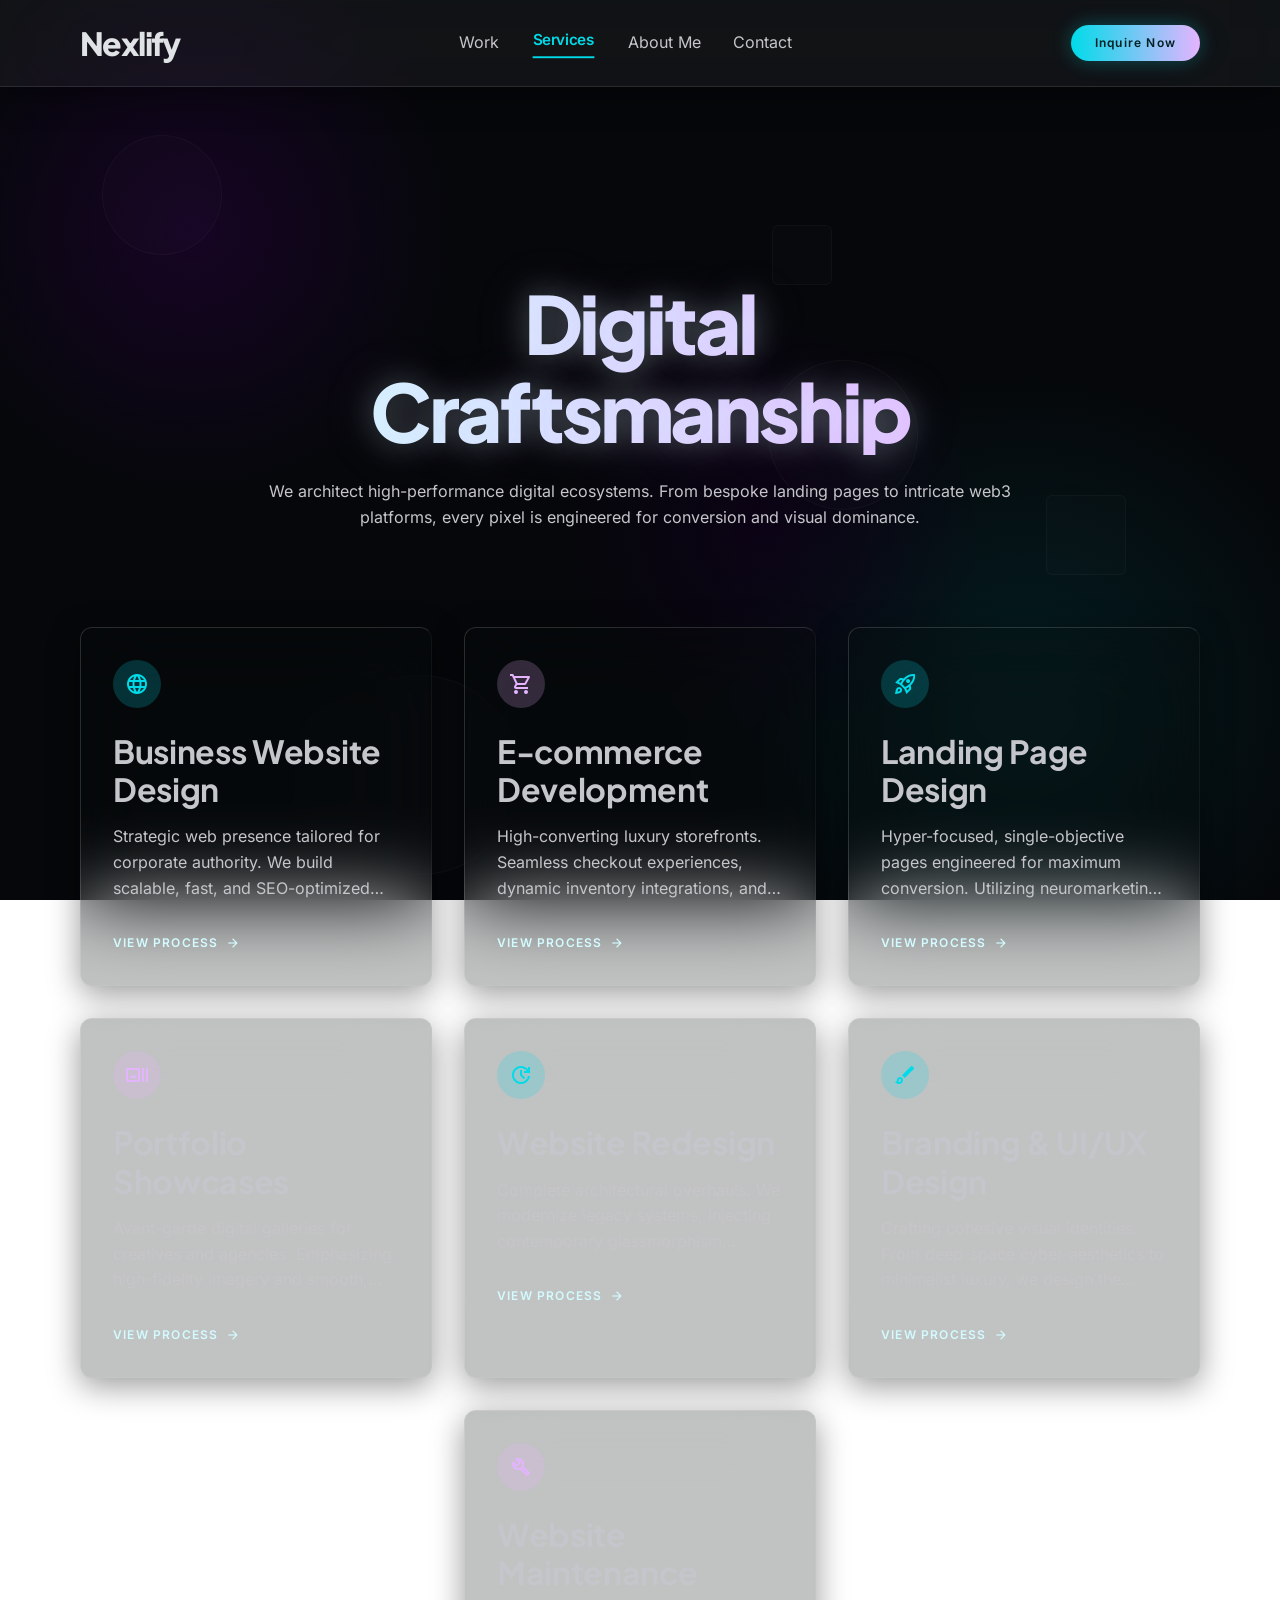
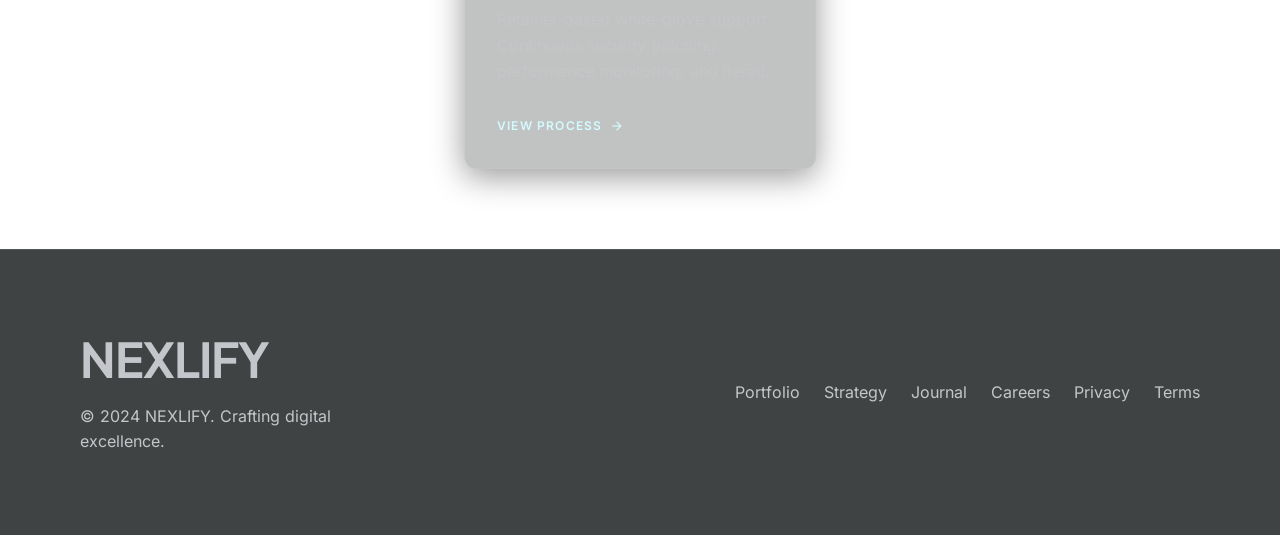
<file: services.html>
﻿<!DOCTYPE html>

<html class="dark" lang="en">

<head>
    <meta charset="utf-8" />
    <meta content="width=device-width, initial-scale=1.0" name="viewport" />
    <title>Services - NEXLIFY</title>
    <script src="assets/css/tailwind.min.js"></script>
    <link href="assets/css/fonts.css" rel="stylesheet" />
    <link href="assets/css/icons.css" rel="stylesheet" />
    <style>
        .material-symbols-outlined {
            font-family: 'Material Symbols Outlined';
            font-weight: normal;
            font-style: normal;
            font-size: 24px;
            line-height: 1;
            letter-spacing: normal;
            text-transform: none;
            display: inline-block;
            white-space: nowrap;
            word-wrap: normal;
            direction: ltr;
            font-feature-settings: 'liga';
            -webkit-font-smoothing: antialiased;
        }

        .glass-card {
            background: rgba(10, 14, 15, 0.25);
            backdrop-filter: blur(40px);
            -webkit-backdrop-filter: blur(40px);
            border-top: 1px solid rgba(255, 255, 255, 0.15);
            border-left: 1px solid rgba(255, 255, 255, 0.15);
            border-right: 1px solid rgba(255, 255, 255, 0.05);
            border-bottom: 1px solid rgba(255, 255, 255, 0.05);
            box-shadow: 0 8px 32px 0 rgba(0, 0, 0, 0.4);
        }

        .glass-nav {
            background: rgba(16, 20, 21, 0.1);
            backdrop-filter: blur(24px);
            -webkit-backdrop-filter: blur(24px);
        }

        .neon-gradient-text {
            background: linear-gradient(90deg, #d3fbff, #e5b4ff);
            -webkit-background-clip: text;
            -webkit-text-fill-color: transparent;
            background-clip: text;
            text-shadow: 0 0 30px rgba(211, 251, 255, 0.3), 0 0 60px rgba(229, 180, 255, 0.2);
        }

        .neon-glow {
            box-shadow: 0 0 20px rgba(0, 219, 233, 0.2);
        }

        @keyframes move1 {
            0% {
                transform: translate(0, 0) scale(1);
            }

            33% {
                transform: translate(10vw, 10vh) scale(1.1);
            }

            66% {
                transform: translate(-10vw, 20vh) scale(0.9);
            }

            100% {
                transform: translate(0, 0) scale(1);
            }
        }

        @keyframes move2 {
            0% {
                transform: translate(0, 0) scale(1);
            }

            33% {
                transform: translate(-15vw, 15vh) scale(1.2);
            }

            66% {
                transform: translate(5vw, -10vh) scale(0.8);
            }

            100% {
                transform: translate(0, 0) scale(1);
            }
        }

        @keyframes move3 {
            0% {
                transform: translate(0, 0) scale(1);
            }

            50% {
                transform: translate(20vw, -20vh) scale(1.05);
            }

            100% {
                transform: translate(0, 0) scale(1);
            }
        }

        @keyframes float {
            0% {
                transform: translateY(0px) rotate(0deg);
            }

            50% {
                transform: translateY(-20px) rotate(180deg);
            }

            100% {
                transform: translateY(0px) rotate(360deg);
            }
        }

        .mesh-bg {
            position: fixed;
            top: 0;
            left: 0;
            width: 100vw;
            height: 100vh;
            z-index: -2;
            background: #05070a;
            overflow: hidden;
        }

        .mesh-blob-1 {
            position: absolute;
            top: -10%;
            left: -10%;
            width: 50vw;
            height: 50vw;
            background: radial-gradient(circle, rgba(48, 0, 75, 0.4) 0%, transparent 60%);
            animation: move1 20s infinite alternate ease-in-out;
        }

        .mesh-blob-2 {
            position: absolute;
            bottom: -20%;
            right: -10%;
            width: 60vw;
            height: 60vw;
            background: radial-gradient(circle, rgba(0, 79, 84, 0.3) 0%, transparent 60%);
            animation: move2 25s infinite alternate ease-in-out;
        }

        .mesh-blob-3 {
            position: absolute;
            top: 30%;
            left: 40%;
            width: 40vw;
            height: 40vw;
            background: radial-gradient(circle, rgba(16, 0, 29, 0.6) 0%, transparent 60%);
            animation: move3 22s infinite alternate ease-in-out;
        }

        .particle {
            position: fixed;
            z-index: -1;
            border: 1px solid rgba(255, 255, 255, 0.03);
            background: rgba(255, 255, 255, 0.01);
        }
    </style>
    <script id="tailwind-config">
        tailwind.config = {
            darkMode: "class",
            theme: {
                extend: {
                    "colors": {
                        "secondary-fixed-dim": "#00dbe9",
                        "on-tertiary-container": "#b32eff",
                        "on-secondary": "#00363a",
                        "on-secondary-fixed-variant": "#004f54",
                        "on-tertiary-fixed": "#30004b",
                        "surface-container": "#1d2022",
                        "tertiary-fixed": "#f5d9ff",
                        "surface-container-low": "#191c1e",
                        "background": "#101415",
                        "inverse-on-surface": "#2d3133",
                        "surface-container-highest": "#323537",
                        "on-primary-fixed": "#191c1f",
                        "primary-fixed": "#e1e2e7",
                        "surface": "#101415",
                        "on-error-container": "#ffdad6",
                        "primary": "#c5c6cb",
                        "on-surface": "#e0e3e5",
                        "tertiary": "#e5b4ff",
                        "error-container": "#93000a",
                        "surface-variant": "#323537",
                        "secondary-fixed": "#7df4ff",
                        "surface-bright": "#363a3b",
                        "inverse-primary": "#5c5e63",
                        "on-primary": "#2e3134",
                        "secondary-container": "#00eefc",
                        "outline-variant": "#45474a",
                        "on-primary-fixed-variant": "#44474b",
                        "on-tertiary": "#4f0077",
                        "primary-container": "#05070a",
                        "tertiary-container": "#10001d",
                        "outline": "#8f9195",
                        "on-surface-variant": "#c6c6ca",
                        "on-secondary-fixed": "#002022",
                        "on-primary-container": "#76787d",
                        "on-tertiary-fixed-variant": "#7000a7",
                        "on-background": "#e0e3e5",
                        "surface-dim": "#101415",
                        "inverse-surface": "#e0e3e5",
                        "error": "#ffb4ab",
                        "on-secondary-container": "#00686f",
                        "surface-container-lowest": "#0b0f10",
                        "on-error": "#690005",
                        "tertiary-fixed-dim": "#e5b4ff",
                        "surface-container-high": "#272a2c",
                        "primary-fixed-dim": "#c5c6cb",
                        "surface-tint": "#c5c6cb",
                        "secondary": "#d3fbff"
                    },
                    "borderRadius": {
                        "DEFAULT": "0.25rem",
                        "lg": "0.5rem",
                        "xl": "0.75rem",
                        "full": "9999px"
                    },
                    "spacing": {
                        "unit": "8px",
                        "gutter": "32px",
                        "margin-mobile": "24px",
                        "margin-desktop": "80px",
                        "container-max": "1440px"
                    },
                    "fontFamily": {
                        "headline-lg-mobile": [
                            "Plus Jakarta Sans"
                        ],
                        "body-md": [
                            "Inter"
                        ],
                        "headline-lg": [
                            "Plus Jakarta Sans"
                        ],
                        "display-xl": [
                            "Plus Jakarta Sans"
                        ],
                        "display-xl-mobile": [
                            "Plus Jakarta Sans"
                        ],
                        "label-sm": [
                            "Inter"
                        ]
                    },
                    "fontSize": {
                        "headline-lg-mobile": [
                            "32px",
                            {
                                "lineHeight": "1.2",
                                "letterSpacing": "-0.01em",
                                "fontWeight": "700"
                            }
                        ],
                        "body-md": [
                            "16px",
                            {
                                "lineHeight": "1.6",
                                "letterSpacing": "0em",
                                "fontWeight": "400"
                            }
                        ],
                        "headline-lg": [
                            "48px",
                            {
                                "lineHeight": "1.2",
                                "letterSpacing": "-0.02em",
                                "fontWeight": "700"
                            }
                        ],
                        "display-xl": [
                            "80px",
                            {
                                "lineHeight": "1.1",
                                "letterSpacing": "-0.04em",
                                "fontWeight": "800"
                            }
                        ],
                        "display-xl-mobile": [
                            "48px",
                            {
                                "lineHeight": "1.1",
                                "letterSpacing": "-0.02em",
                                "fontWeight": "800"
                            }
                        ],
                        "label-sm": [
                            "12px",
                            {
                                "lineHeight": "1",
                                "letterSpacing": "0.1em",
                                "fontWeight": "600"
                            }
                        ]
                    }
                },
            },
        }
    </script>
    <style>
        .scroll-reveal {
            opacity: 0;
            transform: translateY(40px);
            transition: opacity 0.8s cubic-bezier(0.25, 0.46, 0.45, 0.94), transform 0.8s cubic-bezier(0.25, 0.46, 0.45, 0.94);
        }

        .scroll-reveal.visible {
            opacity: 1;
            transform: translateY(0);
        }
    </style>
</head>

<body class="bg-transparent text-on-background min-h-[1024px] font-body-md relative" data-mode="connect"
    data-stitch-vh="min-h-[1024px]===min-h-screen">
    <!-- Animated Background Mesh -->
    <div class="mesh-bg">
        <div class="mesh-blob-1"></div>
        <div class="mesh-blob-2"></div>
        <div class="mesh-blob-3"></div>
    </div>
    <!-- Floating Particles for Depth -->
    <div class="particle rounded-full"
        style="width: 120px; height: 120px; top: 15%; left: 8%; animation: float 18s infinite ease-in-out;"></div>
    <div class="particle rounded-md"
        style="width: 80px; height: 80px; top: 55%; right: 12%; animation: float 22s infinite reverse ease-in-out;">
    </div>
    <div class="particle rounded-full"
        style="width: 200px; height: 200px; top: 75%; left: 25%; animation: float 26s infinite ease-in-out;"></div>
    <div class="particle rounded-md"
        style="width: 60px; height: 60px; top: 25%; right: 35%; animation: float 15s infinite reverse ease-in-out;">
    </div>
    <div class="particle rounded-full"
        style="width: 150px; height: 150px; top: 40%; left: 60%; animation: float 20s infinite ease-in-out;"></div>
    <!-- TopNavBar -->
    <nav
        class="bg-white/5 backdrop-blur-3xl sticky top-0 w-full z-50 border-b border-white/10 shadow-[0_8px_32px_0_rgba(0,0,0,0.37)]">
        <div
            class="flex justify-between items-center px-margin-mobile md:px-margin-desktop py-6 max-w-container-max mx-auto">
            <a class="font-headline-lg-mobile text-headline-lg-mobile font-extrabold tracking-tighter text-on-surface"
                href="index.html">Nexlify</a>
            <div class="hidden md:flex items-center gap-8">
                <a class="text-on-surface-variant hover:text-on-surface transition-colors duration-300 font-body-md text-body-md hover:translate-y-[-2px] hover:text-secondary transition-all duration-300"
                    href="index.html">Work</a>
                <a class="text-secondary-fixed-dim font-bold border-b-2 border-secondary-fixed-dim pb-1 font-body-md text-body-md scale-95 duration-200 ease-in-out glow-text"
                    href="services.html">Services</a>
                <a class="text-on-surface-variant hover:text-on-surface transition-colors duration-300 font-body-md text-body-md hover:translate-y-[-2px] hover:text-secondary transition-all duration-300"
                    href="about.html">About Me</a>
                <a class="text-on-surface-variant hover:text-on-surface transition-colors duration-300 font-body-md text-body-md hover:translate-y-[-2px] hover:text-secondary transition-all duration-300"
                    href="contact.html">Contact</a>
            </div>
            <button
                class="hidden md:inline-flex items-center justify-center px-6 py-3 rounded-full bg-gradient-to-r from-secondary-fixed-dim to-tertiary-fixed-dim text-on-secondary-fixed font-label-sm text-label-sm font-bold tracking-widest shadow-[0_0_20px_rgba(0,219,233,0.3)] hover:shadow-[0_0_40px_rgba(0,219,233,0.6)] transition-all duration-300 hover:-translate-y-1">
                Inquire Now
            </button>
            <button class="md:hidden text-on-surface p-2 hover:text-secondary-fixed-dim transition-colors"
                id="mobile-menu-btn">
                <span class="material-symbols-outlined" style="font-variation-settings: 'FILL' 1;">menu</span>
            </button>
        </div>
    </nav>
    <!-- Main Content -->
    <main
        class="pt-32 pb-margin-desktop px-margin-mobile md:px-margin-desktop max-w-container-max mx-auto relative z-10">
        <!-- Header Section -->
        <header class="mb-24 text-center max-w-3xl mx-auto mt-16">
            <h1
                class="scroll-reveal font-display-xl-mobile md:font-display-xl text-display-xl-mobile md:text-display-xl neon-gradient-text mb-6">
                Digital Craftsmanship</h1>
            <p class="font-body-md text-body-md text-on-surface-variant">We architect high-performance digital
                ecosystems. From bespoke landing pages to intricate web3 platforms, every pixel is engineered for
                conversion and visual dominance.</p>
        </header>
        <!-- Services Grid -->
        <div class="grid grid-cols-1 md:grid-cols-2 lg:grid-cols-3 gap-gutter">
            <!-- Card 1 -->
            <div
                class="scroll-reveal glass-card rounded-xl p-8 hover:-translate-y-2 transition-transform duration-300 group">
                <div
                    class="w-12 h-12 rounded-full bg-secondary-fixed-dim/20 flex items-center justify-center mb-6 group-hover:bg-secondary-fixed-dim/40 transition-colors">
                    <span class="material-symbols-outlined text-secondary-fixed-dim">language</span>
                </div>
                <h3 class="font-headline-lg-mobile text-headline-lg-mobile text-primary mb-4 text-2xl">Business Website
                    Design</h3>
                <p class="font-body-md text-body-md text-on-surface-variant mb-8 line-clamp-3">Strategic web presence
                    tailored for corporate authority. We build scalable, fast, and SEO-optimized sites that serve as
                    your digital headquarters.</p>
                <button
                    class="font-label-sm text-label-sm uppercase tracking-widest text-secondary hover:text-white transition-colors flex items-center gap-2">
                    View Process <span class="material-symbols-outlined text-sm">arrow_forward</span>
                </button>
            </div>
            <!-- Card 2 -->
            <div
                class="scroll-reveal glass-card rounded-xl p-8 hover:-translate-y-2 transition-transform duration-300 group">
                <div
                    class="w-12 h-12 rounded-full bg-tertiary/20 flex items-center justify-center mb-6 group-hover:bg-tertiary/40 transition-colors">
                    <span class="material-symbols-outlined text-tertiary">shopping_cart</span>
                </div>
                <h3 class="font-headline-lg-mobile text-headline-lg-mobile text-primary mb-4 text-2xl">E-commerce
                    Development</h3>
                <p class="font-body-md text-body-md text-on-surface-variant mb-8 line-clamp-3">High-converting luxury
                    storefronts. Seamless checkout experiences, dynamic inventory integrations, and visually stunning
                    product displays.</p>
                <button
                    class="font-label-sm text-label-sm uppercase tracking-widest text-secondary hover:text-white transition-colors flex items-center gap-2">
                    View Process <span class="material-symbols-outlined text-sm">arrow_forward</span>
                </button>
            </div>
            <!-- Card 3 -->
            <div
                class="scroll-reveal glass-card rounded-xl p-8 hover:-translate-y-2 transition-transform duration-300 group">
                <div
                    class="w-12 h-12 rounded-full bg-secondary-fixed-dim/20 flex items-center justify-center mb-6 group-hover:bg-secondary-fixed-dim/40 transition-colors">
                    <span class="material-symbols-outlined text-secondary-fixed-dim">rocket_launch</span>
                </div>
                <h3 class="font-headline-lg-mobile text-headline-lg-mobile text-primary mb-4 text-2xl">Landing Page
                    Design</h3>
                <p class="font-body-md text-body-md text-on-surface-variant mb-8 line-clamp-3">Hyper-focused,
                    single-objective pages engineered for maximum conversion. Utilizing neuromarketing principles and
                    stunning visual hierarchy.</p>
                <button
                    class="font-label-sm text-label-sm uppercase tracking-widest text-secondary hover:text-white transition-colors flex items-center gap-2">
                    View Process <span class="material-symbols-outlined text-sm">arrow_forward</span>
                </button>
            </div>
            <!-- Card 4 -->
            <div
                class="scroll-reveal glass-card rounded-xl p-8 hover:-translate-y-2 transition-transform duration-300 group">
                <div
                    class="w-12 h-12 rounded-full bg-tertiary/20 flex items-center justify-center mb-6 group-hover:bg-tertiary/40 transition-colors">
                    <span class="material-symbols-outlined text-tertiary">art_track</span>
                </div>
                <h3 class="font-headline-lg-mobile text-headline-lg-mobile text-primary mb-4 text-2xl">Portfolio
                    Showcases</h3>
                <p class="font-body-md text-body-md text-on-surface-variant mb-8 line-clamp-3">Avant-garde digital
                    galleries for creatives and agencies. Emphasizing high-fidelity imagery and smooth, cinematic scroll
                    experiences.</p>
                <button
                    class="font-label-sm text-label-sm uppercase tracking-widest text-secondary hover:text-white transition-colors flex items-center gap-2">
                    View Process <span class="material-symbols-outlined text-sm">arrow_forward</span>
                </button>
            </div>
            <!-- Card 5 -->
            <div
                class="scroll-reveal glass-card rounded-xl p-8 hover:-translate-y-2 transition-transform duration-300 group">
                <div
                    class="w-12 h-12 rounded-full bg-secondary-fixed-dim/20 flex items-center justify-center mb-6 group-hover:bg-secondary-fixed-dim/40 transition-colors">
                    <span class="material-symbols-outlined text-secondary-fixed-dim">update</span>
                </div>
                <h3 class="font-headline-lg-mobile text-headline-lg-mobile text-primary mb-4 text-2xl">Website Redesign
                </h3>
                <p class="font-body-md text-body-md text-on-surface-variant mb-8 line-clamp-3">Complete architectural
                    overhauls. We modernize legacy systems, injecting contemporary glassmorphism aesthetics and
                    cutting-edge web performance.</p>
                <button
                    class="font-label-sm text-label-sm uppercase tracking-widest text-secondary hover:text-white transition-colors flex items-center gap-2">
                    View Process <span class="material-symbols-outlined text-sm">arrow_forward</span>
                </button>
            </div>
            <!-- Card 6 -->
            <div
                class="scroll-reveal glass-card rounded-xl p-8 hover:-translate-y-2 transition-transform duration-300 group">
                <div
                    class="w-12 h-12 rounded-full bg-secondary-fixed-dim/20 flex items-center justify-center mb-6 group-hover:bg-secondary-fixed-dim/40 transition-colors">
                    <span class="material-symbols-outlined text-secondary-fixed-dim">brush</span>
                </div>
                <h3 class="font-headline-lg-mobile text-headline-lg-mobile text-primary mb-4 text-2xl">Branding &amp;
                    UI/UX Design</h3>
                <p class="font-body-md text-body-md text-on-surface-variant mb-8 line-clamp-3">Crafting cohesive visual
                    identities. From deep-space cyber-aesthetics to minimalist luxury, we design the emotion before the
                    interface.</p>
                <button
                    class="font-label-sm text-label-sm uppercase tracking-widest text-secondary hover:text-white transition-colors flex items-center gap-2">
                    View Process <span class="material-symbols-outlined text-sm">arrow_forward</span>
                </button>
            </div>
            <!-- Card 7 -->
            <div
                class="scroll-reveal glass-card rounded-xl p-8 hover:-translate-y-2 transition-transform duration-300 group lg:col-start-2">
                <div
                    class="w-12 h-12 rounded-full bg-tertiary/20 flex items-center justify-center mb-6 group-hover:bg-tertiary/40 transition-colors">
                    <span class="material-symbols-outlined text-tertiary">build</span>
                </div>
                <h3 class="font-headline-lg-mobile text-headline-lg-mobile text-primary mb-4 text-2xl">Website
                    Maintenance</h3>
                <p class="font-body-md text-body-md text-on-surface-variant mb-8 line-clamp-3">Retainer-based
                    white-glove support. Continuous security patching, performance monitoring, and iterative design
                    enhancements.</p>
                <button
                    class="font-label-sm text-label-sm uppercase tracking-widest text-secondary hover:text-white transition-colors flex items-center gap-2">
                    View Process <span class="material-symbols-outlined text-sm">arrow_forward</span>
                </button>
            </div>
        </div>
    </main>
    <!-- Footer -->
    <footer
        class="w-full relative z-10 border-t border-white/10 bg-surface/80 backdrop-blur-md py-margin-desktop px-margin-mobile md:px-margin-desktop">
        <div class="grid grid-cols-1 md:grid-cols-4 gap-gutter max-w-container-max mx-auto">
            <div class="col-span-1 md:col-span-1">
                <div class="text-headline-lg font-headline-lg text-primary mb-4">NEXLIFY</div>
                <p class="font-body-md text-body-md text-on-surface-variant">&copy; 2024 NEXLIFY. Crafting digital
                    excellence.</p>
            </div>
            <div class="col-span-1 md:col-span-3 flex flex-wrap justify-end gap-6 items-center">
                <a class="font-body-md text-body-md text-on-surface-variant hover:text-secondary hover:translate-x-1 transition-all duration-200"
                    href="index.html">Portfolio</a>
                <a class="font-body-md text-body-md text-on-surface-variant hover:text-secondary hover:translate-x-1 transition-all duration-200"
                    href="#">Strategy</a>
                <a class="font-body-md text-body-md text-on-surface-variant hover:text-secondary hover:translate-x-1 transition-all duration-200"
                    href="#">Journal</a>
                <a class="font-body-md text-body-md text-on-surface-variant hover:text-secondary hover:translate-x-1 transition-all duration-200"
                    href="#">Careers</a>
                <a class="font-body-md text-body-md text-on-surface-variant hover:text-secondary hover:translate-x-1 transition-all duration-200"
                    href="#">Privacy</a>
                <a class="font-body-md text-body-md text-on-surface-variant hover:text-secondary hover:translate-x-1 transition-all duration-200"
                    href="#">Terms</a>
            </div>
        </div>
    </footer>

    <script>
        document.addEventListener('DOMContentLoaded', () => {
            const mobileMenuBtn = document.getElementById('mobile-menu-btn');
            const closeMenuBtn = document.getElementById('close-menu-btn');
            const mobileMenuOverlay = document.getElementById('mobile-menu-overlay');

            if (mobileMenuBtn && closeMenuBtn && mobileMenuOverlay) {
                mobileMenuBtn.addEventListener('click', () => {
                    mobileMenuOverlay.classList.remove('translate-x-full');
                });
                closeMenuBtn.addEventListener('click', () => {
                    mobileMenuOverlay.classList.add('translate-x-full');
                });
            }
        });
    </script>
    <script>
        document.addEventListener('DOMContentLoaded', () => {
            const observer = new IntersectionObserver((entries) => {
                entries.forEach(entry => {
                    if (entry.isIntersecting) {
                        entry.target.classList.add('visible');
                        observer.unobserve(entry.target);
                    }
                });
            }, { threshold: 0.1, rootMargin: "0px 0px -50px 0px" });

            document.querySelectorAll('.scroll-reveal').forEach(el => observer.observe(el));
        });
    </script>
    <!-- Mobile Menu Overlay -->
    <div class="fixed inset-0 z-[60] bg-background/80 backdrop-blur-3xl flex flex-col p-margin-mobile transition-all duration-500 translate-x-full"
        id="mobile-menu-overlay">
        <div class="flex justify-between items-center mb-12">
            <div class="font-display-xl text-headline-lg tracking-tighter text-primary">NEXLIFY</div>
            <button class="text-primary hover:text-secondary p-2 hover:bg-white/10 rounded-lg" id="close-menu-btn">
                <span class="material-symbols-outlined">close</span>
            </button>
        </div>
        <nav class="flex flex-col gap-8">
            <a class="text-2xl font-display-xl-mobile text-on-surface hover:text-secondary-fixed transition-colors"
                href="index.html">Work</a>
            <a class="text-2xl font-display-xl-mobile text-on-surface hover:text-secondary-fixed transition-colors"
                href="services.html">Services</a>
            <a class="text-2xl font-display-xl-mobile text-on-surface hover:text-secondary-fixed transition-colors"
                href="about.html">About Me</a>
            <a class="text-2xl font-display-xl-mobile text-on-surface hover:text-secondary-fixed transition-colors"
                href="contact.html">Contact</a>
        </nav>
        <div class="mt-auto">
            <a class="inline-flex items-center justify-center w-full px-6 py-4 rounded-full bg-gradient-to-r from-secondary-fixed-dim to-tertiary-fixed-dim text-on-secondary-fixed font-label-sm text-label-sm uppercase shadow-[0_0_20px_rgba(0,219,233,0.3)]"
                href="#">Inquire Now</a>
        </div>
    </div>
</body>

</html>
</file>
<file: assets/css/icons.css>
﻿@font-face {
  font-family: 'Material Symbols Outlined';
  font-style: normal;
  font-weight: 100;
  font-display: swap;
  src: url(../icons/icon_0.woff) format('truetype');
}
@font-face {
  font-family: 'Material Symbols Outlined';
  font-style: normal;
  font-weight: 200;
  font-display: swap;
  src: url(../icons/icon_1.woff) format('truetype');
}
@font-face {
  font-family: 'Material Symbols Outlined';
  font-style: normal;
  font-weight: 300;
  font-display: swap;
  src: url(../icons/icon_2.woff) format('truetype');
}
@font-face {
  font-family: 'Material Symbols Outlined';
  font-style: normal;
  font-weight: 400;
  font-display: swap;
  src: url(../icons/icon_3.woff) format('truetype');
}
@font-face {
  font-family: 'Material Symbols Outlined';
  font-style: normal;
  font-weight: 500;
  font-display: swap;
  src: url(../icons/icon_4.woff) format('truetype');
}
@font-face {
  font-family: 'Material Symbols Outlined';
  font-style: normal;
  font-weight: 600;
  font-display: swap;
  src: url(../icons/icon_5.woff) format('truetype');
}
@font-face {
  font-family: 'Material Symbols Outlined';
  font-style: normal;
  font-weight: 700;
  font-display: swap;
  src: url(../icons/icon_6.woff) format('truetype');
}

.material-symbols-outlined {
  font-family: 'Material Symbols Outlined';
  font-weight: normal;
  font-style: normal;
  font-size: 24px;
  line-height: 1;
  letter-spacing: normal;
  text-transform: none;
  display: inline-block;
  white-space: nowrap;
  word-wrap: normal;
  direction: ltr;
}
</file>
<file: assets/css/fonts.css>
﻿@font-face {
  font-family: 'Inter';
  font-style: normal;
  font-weight: 400;
  font-display: swap;
  src: url(../fonts/font_0.woff) format('truetype');
}

@font-face {
  font-family: 'Inter';
  font-style: normal;
  font-weight: 600;
  font-display: swap;
  src: url(../fonts/font_1.woff) format('truetype');
}

@font-face {
  font-family: 'Plus Jakarta Sans';
  font-style: normal;
  font-weight: 400;
  font-display: swap;
  src: url(../fonts/font_2.woff) format('truetype');
}

@font-face {
  font-family: 'Plus Jakarta Sans';
  font-style: normal;
  font-weight: 700;
  font-display: swap;
  src: url(../fonts/font_3.woff) format('truetype');
}

@font-face {
  font-family: 'Plus Jakarta Sans';
  font-style: normal;
  font-weight: 800;
  font-display: swap;
  src: url(../fonts/font_4.woff) format('truetype');
}
</file>
